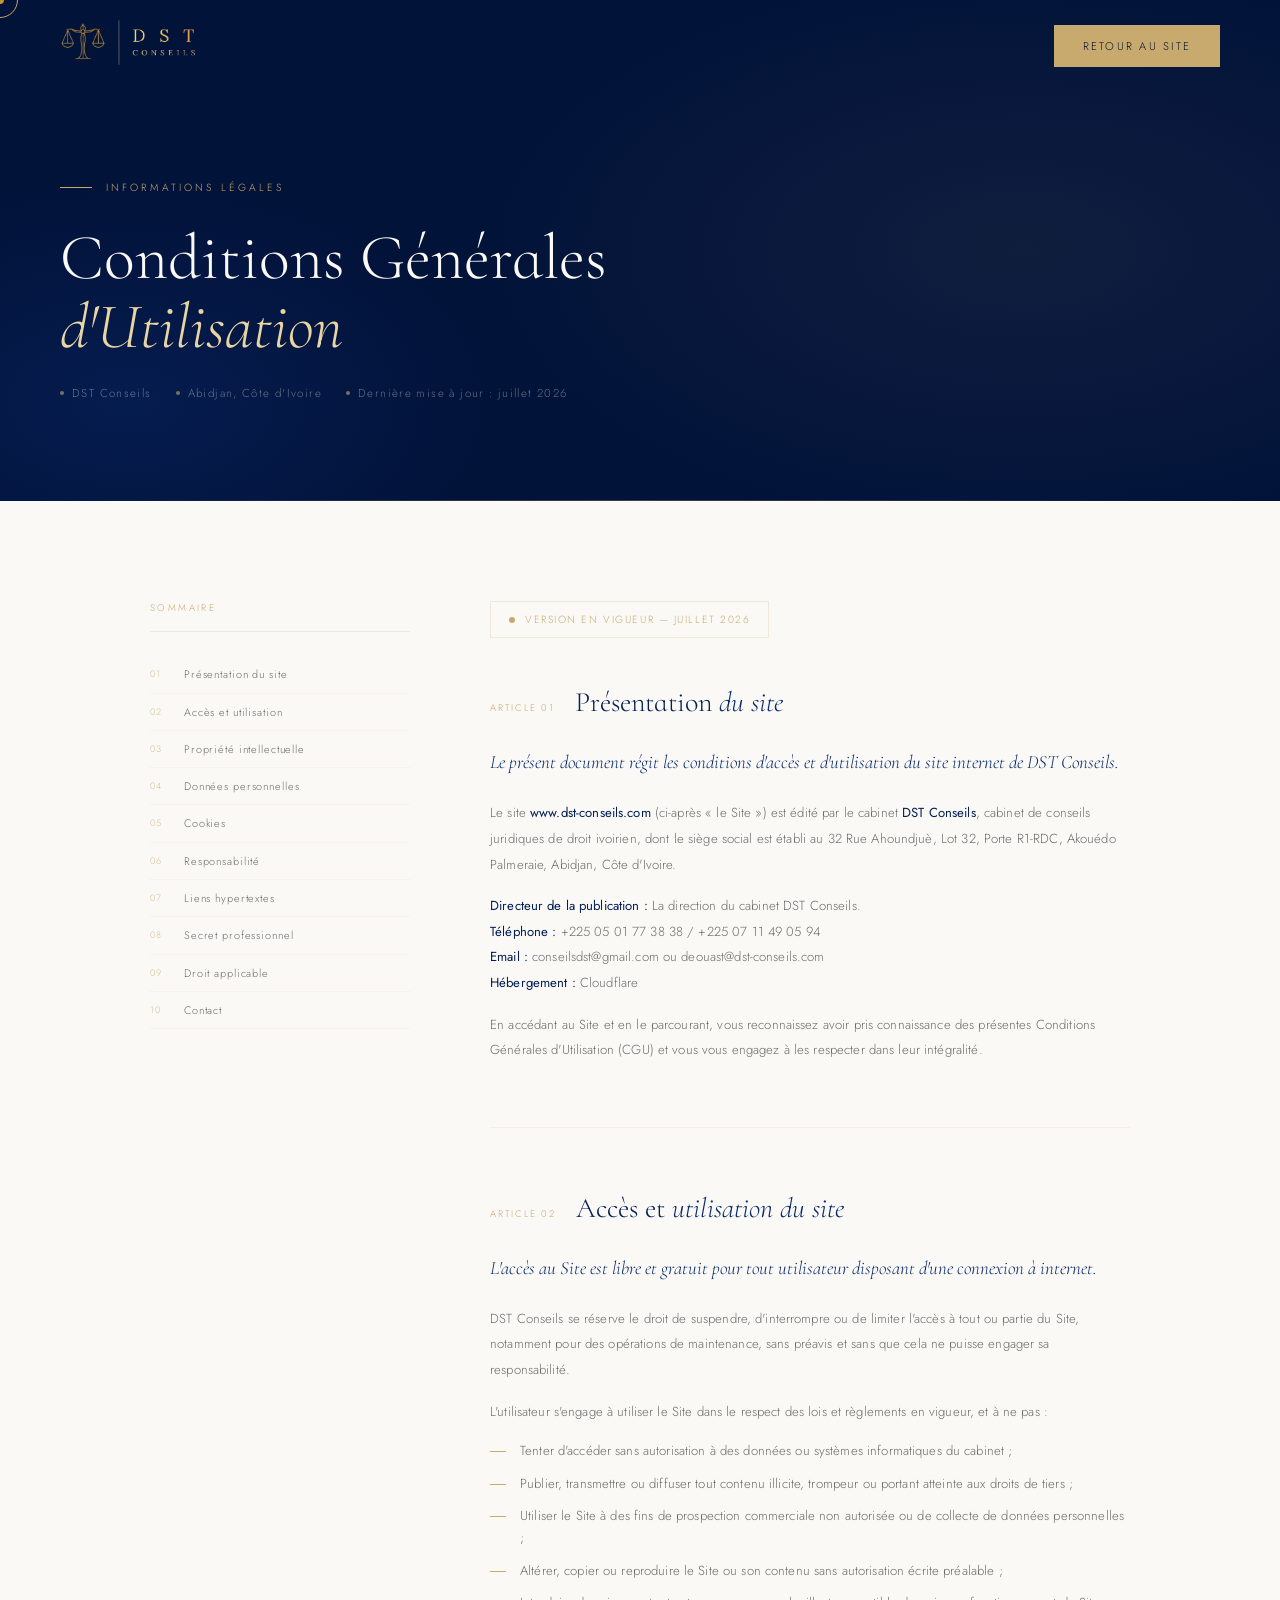
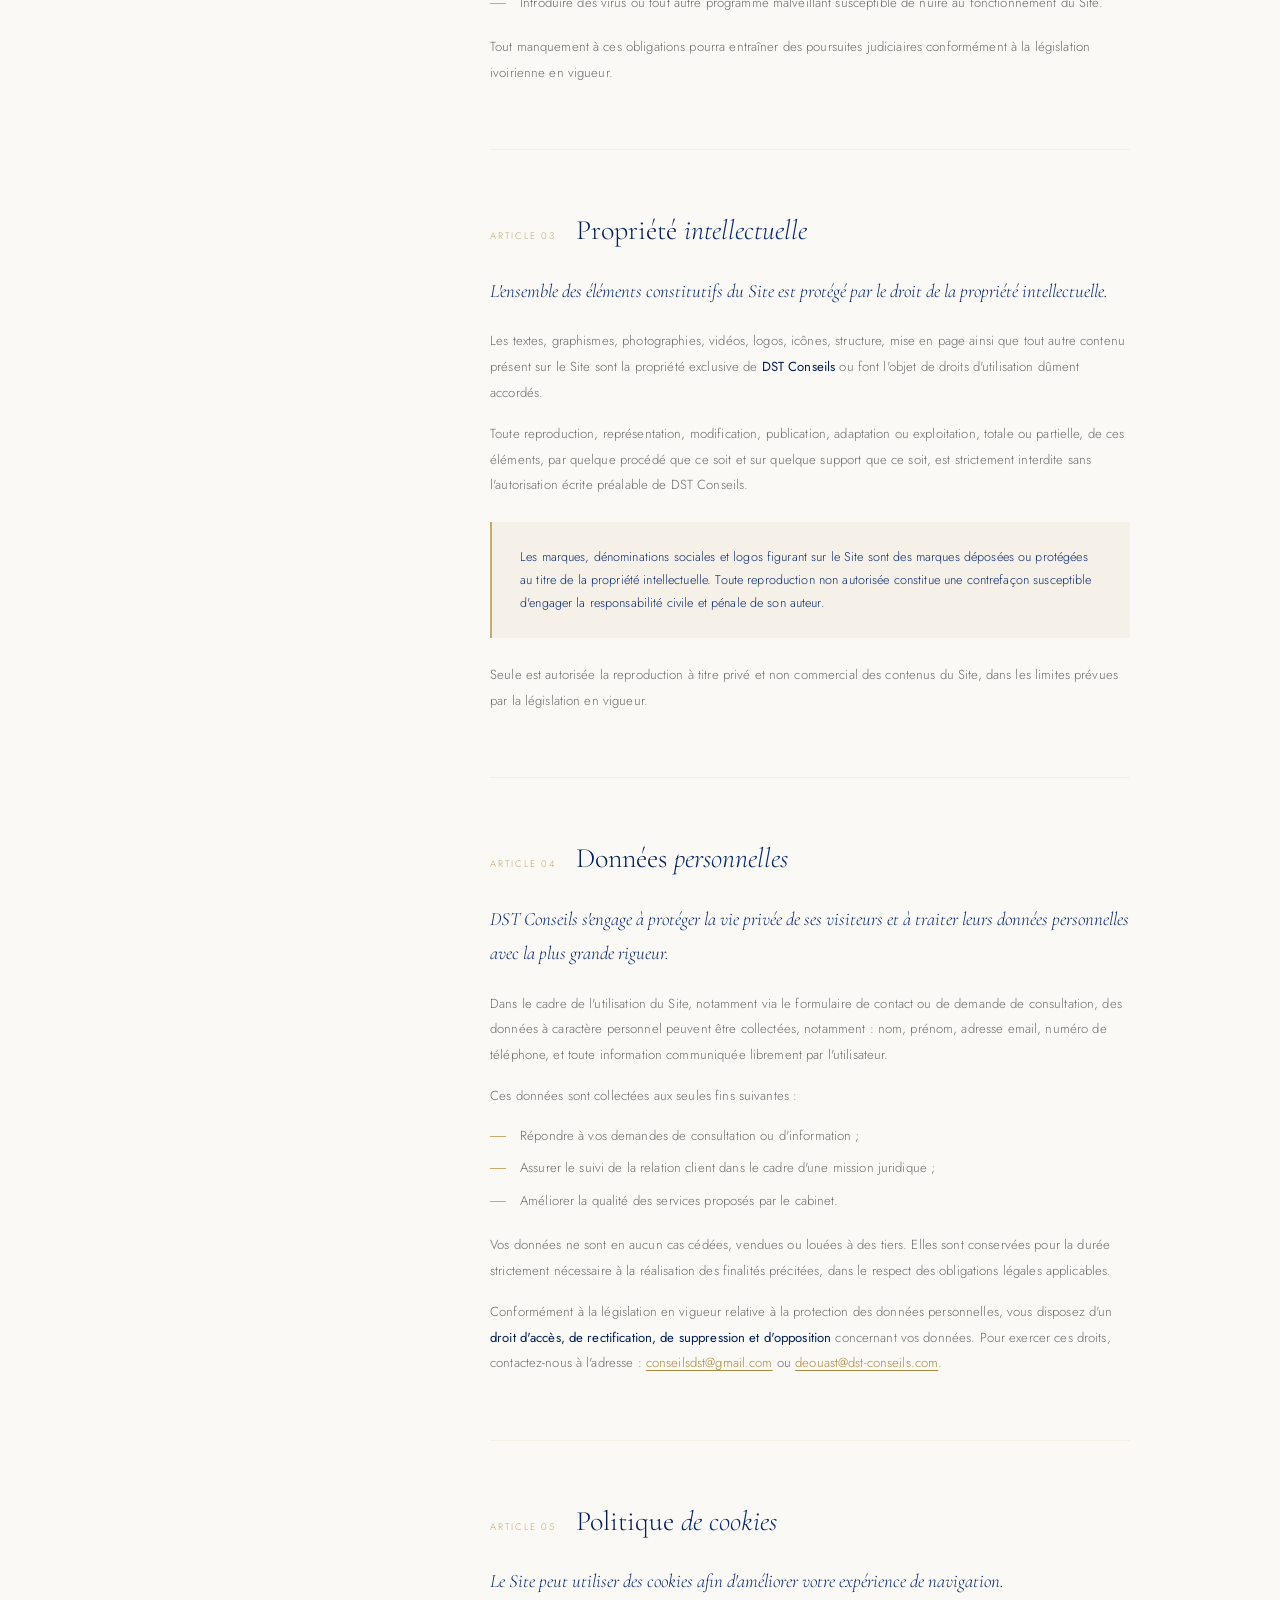
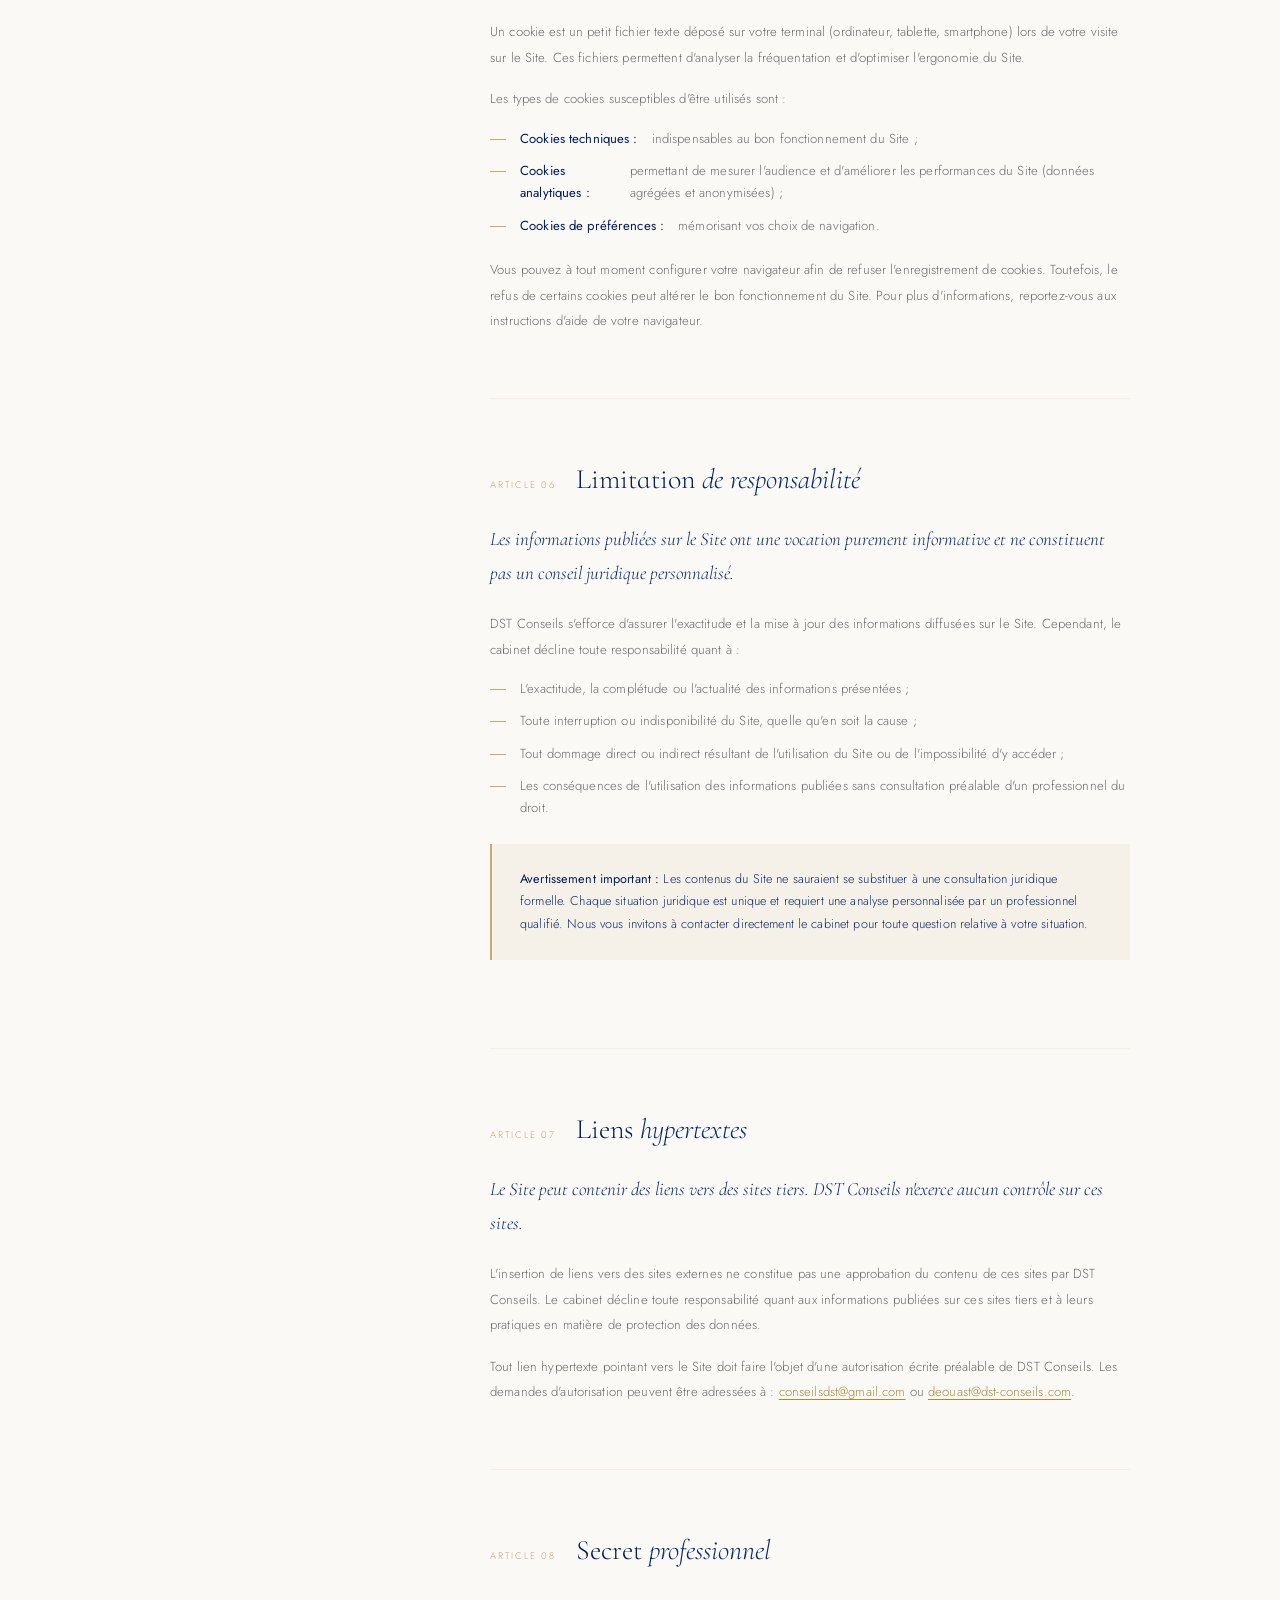
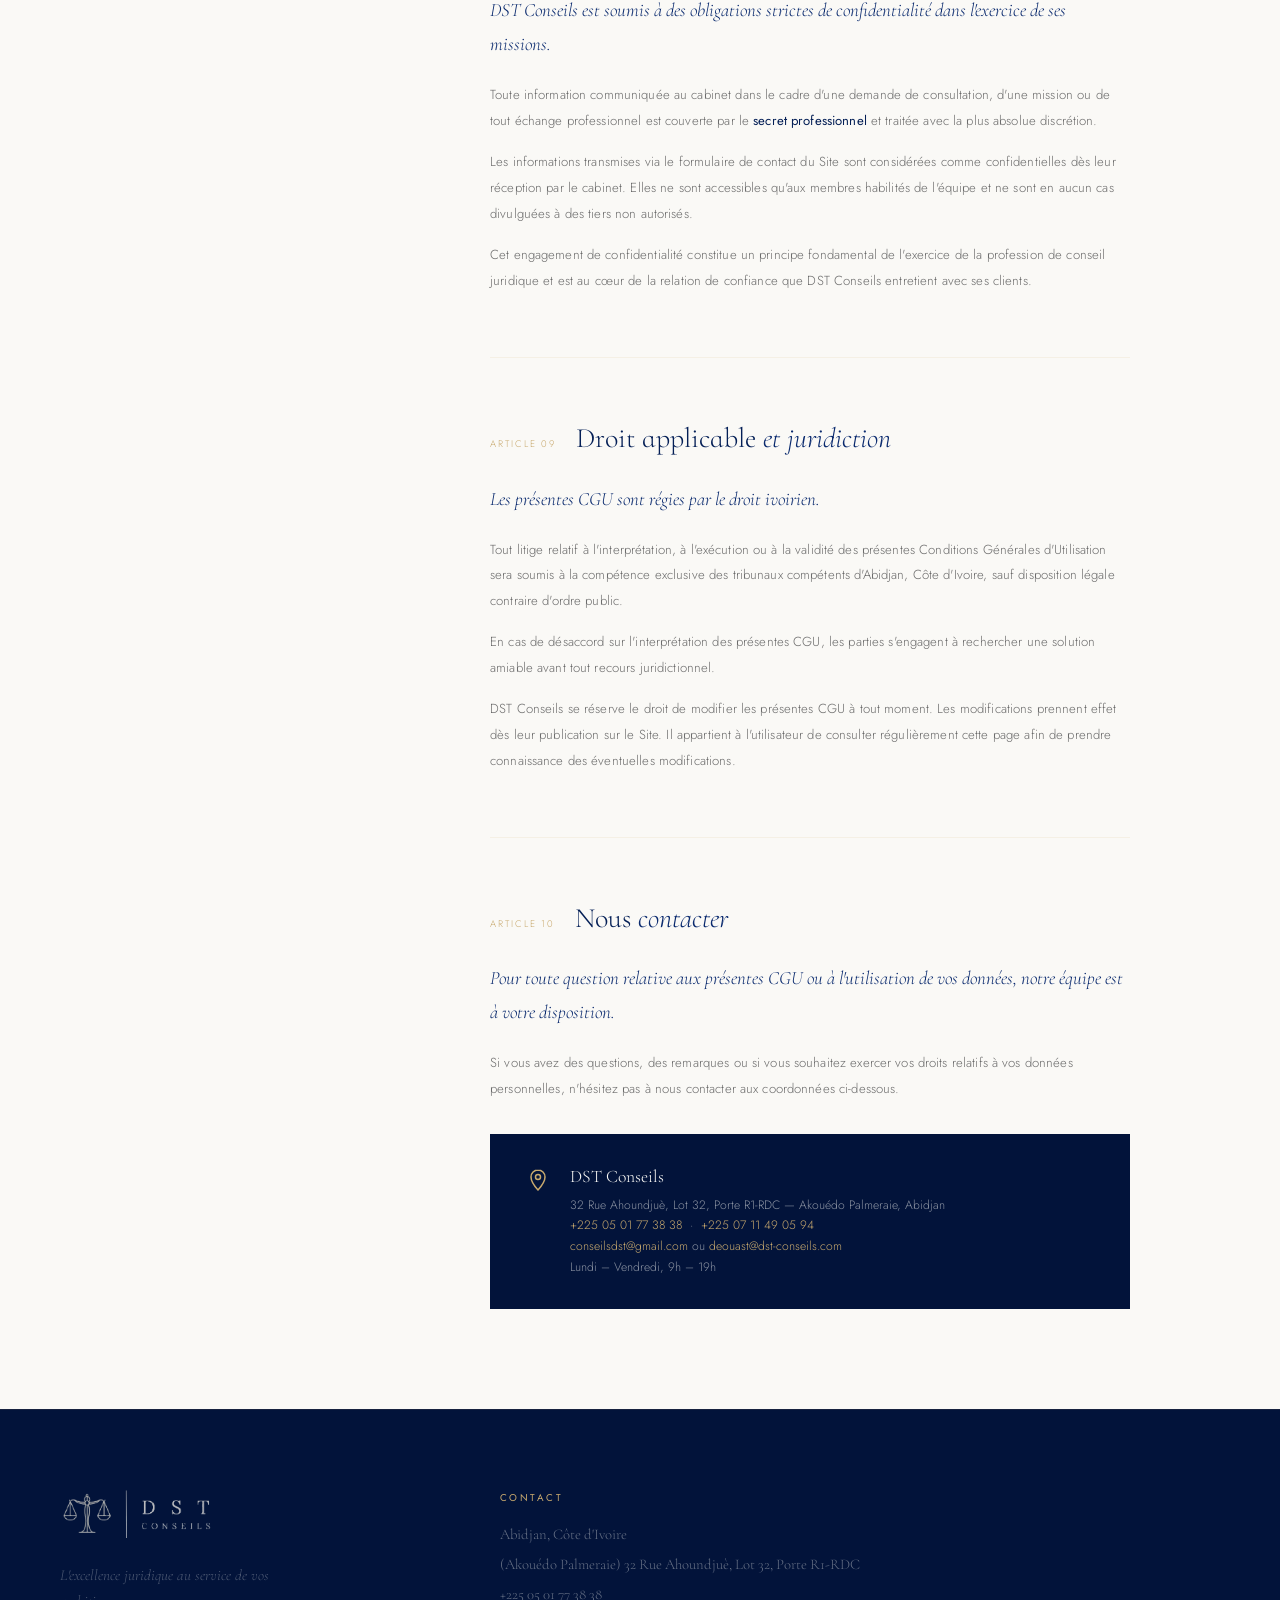
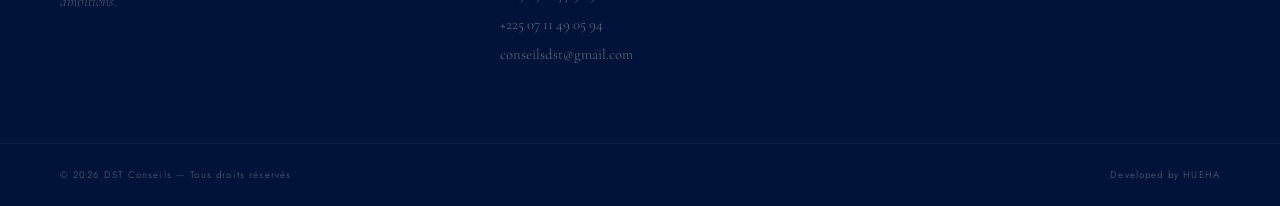
<file: CGU.html>
<!DOCTYPE html>
<html lang="fr">
<head>
<meta charset="UTF-8">
<meta name="viewport" content="width=device-width, initial-scale=1.0">
<title>Conditions Générales d'Utilisation — DST Conseils</title>
<link rel="stylesheet" href="mod.css">
<link rel="shortcut icon" href="logobleu.png" type="image/x-icon">
<link href="https://fonts.googleapis.com/css2?family=Cormorant+Infant:ital,wght@0,300;0,400;0,600;1,300;1,400;1,600&family=Cormorant+Garamond:ital,wght@0,300;0,400;0,500;1,300;1,400&family=Jost:wght@200;300;400&display=swap" rel="stylesheet">
<link rel="stylesheet" href="CGU Style.css">
<meta name="description" content="Conditions Générales d'Utilisation du site DST Conseils, cabinet de conseils juridiques à Abidjan, Côte d'Ivoire.">
<meta name="robots" content="noindex, follow">
<link rel="canonical" href="https://www.dstconseils.ci/CGU.html">
</head>
<body>

<!-- CUSTOM CURSOR -->
<div class="cursor" id="cursor"></div>
<div class="cursor-ring" id="cursorRing"></div>

<!-- LOADER -->
<div class="loader" id="loader">
  <div class="loader-inner">
    <img src="img/logo.png" alt="DST Conseils" class="loader-logo">
    <div class="loader-bar"><div class="loader-fill"></div></div>
  </div>
</div>

<!-- NAVBAR -->
<nav id="navbar">
  <a href="index.html" class="logo">
    <img class="logo-default" src="img/logo.png" alt="DST Conseils">
    <img class="logo-scrolled" src="img/logobleublanc.png" alt="DST Conseils">
  </a>
  
  <a href="index.html" class="btn-retour">Retour au site</a>
</nav>



<!-- PAGE HERO -->
<div class="page-hero">
  <div class="page-hero-inner">
    <p class="page-hero-label">Informations légales</p>
    <h1 class="page-hero-title">
      Conditions Générales<br><em>d'Utilisation</em>
    </h1>
    <div class="page-hero-meta">
      <span>DST Conseils</span>
      <span>Abidjan, Côte d'Ivoire</span>
      <span>Dernière mise à jour : juillet 2026</span>
    </div>
  </div>
</div>

<!-- CONTENU PRINCIPAL -->
<main>
  <div class="cgu-wrapper">

    <!-- ── SOMMAIRE ── -->
    <aside class="cgu-sommaire reveal">
      <p class="sommaire-title">Sommaire</p>
      <ol class="sommaire-list">
        <li><a href="#art1"><span class="s-num">01</span>Présentation du site</a></li>
        <li><a href="#art2"><span class="s-num">02</span>Accès et utilisation</a></li>
        <li><a href="#art3"><span class="s-num">03</span>Propriété intellectuelle</a></li>
        <li><a href="#art4"><span class="s-num">04</span>Données personnelles</a></li>
        <li><a href="#art5"><span class="s-num">05</span>Cookies</a></li>
        <li><a href="#art6"><span class="s-num">06</span>Responsabilité</a></li>
        <li><a href="#art7"><span class="s-num">07</span>Liens hypertextes</a></li>
        <li><a href="#art8"><span class="s-num">08</span>Secret professionnel</a></li>
        <li><a href="#art9"><span class="s-num">09</span>Droit applicable</a></li>
        <li><a href="#art10"><span class="s-num">10</span>Contact</a></li>
      </ol>
    </aside>

    <!-- ── ARTICLES ── -->
    <div class="cgu-content">

      <div class="cgu-update">Version en vigueur — juillet 2026</div>

      <!-- Article 1 -->
      <article class="cgu-article reveal" id="art1">
        <div class="article-header">
          <span class="article-num">Article 01</span>
          <h2 class="article-title">Présentation <em>du site</em></h2>
        </div>
        <p class="article-lead">Le présent document régit les conditions d'accès et d'utilisation du site internet de DST Conseils.</p>
        <div class="article-body">
          <p>Le site <strong>www.dst-conseils.com</strong> (ci-après « le Site ») est édité par le cabinet <strong>DST Conseils</strong>, cabinet de conseils juridiques de droit ivoirien, dont le siège social est établi au 32 Rue Ahoundjuè, Lot 32, Porte R1-RDC, Akouédo Palmeraie, Abidjan, Côte d'Ivoire.</p>
          <p><strong>Directeur de la publication :</strong> La direction du cabinet DST Conseils.<br>
          <strong>Téléphone :</strong> +225 05 01 77 38 38 / +225 07 11 49 05 94<br>
          <strong>Email :</strong> conseilsdst@gmail.com ou deouast@dst-conseils.com<br>
          <strong>Hébergement :</strong> Cloudflare</p>
          <p>En accédant au Site et en le parcourant, vous reconnaissez avoir pris connaissance des présentes Conditions Générales d'Utilisation (CGU) et vous vous engagez à les respecter dans leur intégralité.</p>
        </div>
      </article>

      <!-- Article 2 -->
      <article class="cgu-article reveal" id="art2">
        <div class="article-header">
          <span class="article-num">Article 02</span>
          <h2 class="article-title">Accès et <em>utilisation du site</em></h2>
        </div>
        <p class="article-lead">L'accès au Site est libre et gratuit pour tout utilisateur disposant d'une connexion à internet.</p>
        <div class="article-body">
          <p>DST Conseils se réserve le droit de suspendre, d'interrompre ou de limiter l'accès à tout ou partie du Site, notamment pour des opérations de maintenance, sans préavis et sans que cela ne puisse engager sa responsabilité.</p>
          <p>L'utilisateur s'engage à utiliser le Site dans le respect des lois et règlements en vigueur, et à ne pas :</p>
          <ul class="cgu-list">
            <li>Tenter d'accéder sans autorisation à des données ou systèmes informatiques du cabinet ;</li>
            <li>Publier, transmettre ou diffuser tout contenu illicite, trompeur ou portant atteinte aux droits de tiers ;</li>
            <li>Utiliser le Site à des fins de prospection commerciale non autorisée ou de collecte de données personnelles ;</li>
            <li>Altérer, copier ou reproduire le Site ou son contenu sans autorisation écrite préalable ;</li>
            <li>Introduire des virus ou tout autre programme malveillant susceptible de nuire au fonctionnement du Site.</li>
          </ul>
          <p>Tout manquement à ces obligations pourra entraîner des poursuites judiciaires conformément à la législation ivoirienne en vigueur.</p>
        </div>
      </article>

      <!-- Article 3 -->
      <article class="cgu-article reveal" id="art3">
        <div class="article-header">
          <span class="article-num">Article 03</span>
          <h2 class="article-title">Propriété <em>intellectuelle</em></h2>
        </div>
        <p class="article-lead">L'ensemble des éléments constitutifs du Site est protégé par le droit de la propriété intellectuelle.</p>
        <div class="article-body">
          <p>Les textes, graphismes, photographies, vidéos, logos, icônes, structure, mise en page ainsi que tout autre contenu présent sur le Site sont la propriété exclusive de <strong>DST Conseils</strong> ou font l'objet de droits d'utilisation dûment accordés.</p>
          <p>Toute reproduction, représentation, modification, publication, adaptation ou exploitation, totale ou partielle, de ces éléments, par quelque procédé que ce soit et sur quelque support que ce soit, est strictement interdite sans l'autorisation écrite préalable de DST Conseils.</p>
          <div class="cgu-box">
            <p>Les marques, dénominations sociales et logos figurant sur le Site sont des marques déposées ou protégées au titre de la propriété intellectuelle. Toute reproduction non autorisée constitue une contrefaçon susceptible d'engager la responsabilité civile et pénale de son auteur.</p>
          </div>
          <p>Seule est autorisée la reproduction à titre privé et non commercial des contenus du Site, dans les limites prévues par la législation en vigueur.</p>
        </div>
      </article>

      <!-- Article 4 -->
      <article class="cgu-article reveal" id="art4">
        <div class="article-header">
          <span class="article-num">Article 04</span>
          <h2 class="article-title">Données <em>personnelles</em></h2>
        </div>
        <p class="article-lead">DST Conseils s'engage à protéger la vie privée de ses visiteurs et à traiter leurs données personnelles avec la plus grande rigueur.</p>
        <div class="article-body">
          <p>Dans le cadre de l'utilisation du Site, notamment via le formulaire de contact ou de demande de consultation, des données à caractère personnel peuvent être collectées, notamment : nom, prénom, adresse email, numéro de téléphone, et toute information communiquée librement par l'utilisateur.</p>
          <p>Ces données sont collectées aux seules fins suivantes :</p>
          <ul class="cgu-list">
            <li>Répondre à vos demandes de consultation ou d'information ;</li>
            <li>Assurer le suivi de la relation client dans le cadre d'une mission juridique ;</li>
            <li>Améliorer la qualité des services proposés par le cabinet.</li>
          </ul>
          <p>Vos données ne sont en aucun cas cédées, vendues ou louées à des tiers. Elles sont conservées pour la durée strictement nécessaire à la réalisation des finalités précitées, dans le respect des obligations légales applicables.</p>
          <p>Conformément à la législation en vigueur relative à la protection des données personnelles, vous disposez d'un <strong>droit d'accès, de rectification, de suppression et d'opposition</strong> concernant vos données. Pour exercer ces droits, contactez-nous à l'adresse : <a href="mailto:conseilsdst@gmail.com">conseilsdst@gmail.com</a> ou <a href="mailto:deouast@dst-conseils.com">deouast@dst-conseils.com</a>.</p>
        </div>
      </article>

      <!-- Article 5 -->
      <article class="cgu-article reveal" id="art5">
        <div class="article-header">
          <span class="article-num">Article 05</span>
          <h2 class="article-title">Politique <em>de cookies</em></h2>
        </div>
        <p class="article-lead">Le Site peut utiliser des cookies afin d'améliorer votre expérience de navigation.</p>
        <div class="article-body">
          <p>Un cookie est un petit fichier texte déposé sur votre terminal (ordinateur, tablette, smartphone) lors de votre visite sur le Site. Ces fichiers permettent d'analyser la fréquentation et d'optimiser l'ergonomie du Site.</p>
          <p>Les types de cookies susceptibles d'être utilisés sont :</p>
          <ul class="cgu-list">
            <li><strong>Cookies techniques :</strong> indispensables au bon fonctionnement du Site ;</li>
            <li><strong>Cookies analytiques :</strong> permettant de mesurer l'audience et d'améliorer les performances du Site (données agrégées et anonymisées) ;</li>
            <li><strong>Cookies de préférences :</strong> mémorisant vos choix de navigation.</li>
          </ul>
          <p>Vous pouvez à tout moment configurer votre navigateur afin de refuser l'enregistrement de cookies. Toutefois, le refus de certains cookies peut altérer le bon fonctionnement du Site. Pour plus d'informations, reportez-vous aux instructions d'aide de votre navigateur.</p>
        </div>
      </article>

      <!-- Article 6 -->
      <article class="cgu-article reveal" id="art6">
        <div class="article-header">
          <span class="article-num">Article 06</span>
          <h2 class="article-title">Limitation <em>de responsabilité</em></h2>
        </div>
        <p class="article-lead">Les informations publiées sur le Site ont une vocation purement informative et ne constituent pas un conseil juridique personnalisé.</p>
        <div class="article-body">
          <p>DST Conseils s'efforce d'assurer l'exactitude et la mise à jour des informations diffusées sur le Site. Cependant, le cabinet décline toute responsabilité quant à :</p>
          <ul class="cgu-list">
            <li>L'exactitude, la complétude ou l'actualité des informations présentées ;</li>
            <li>Toute interruption ou indisponibilité du Site, quelle qu'en soit la cause ;</li>
            <li>Tout dommage direct ou indirect résultant de l'utilisation du Site ou de l'impossibilité d'y accéder ;</li>
            <li>Les conséquences de l'utilisation des informations publiées sans consultation préalable d'un professionnel du droit.</li>
          </ul>
          <div class="cgu-box">
            <p><strong>Avertissement important :</strong> Les contenus du Site ne sauraient se substituer à une consultation juridique formelle. Chaque situation juridique est unique et requiert une analyse personnalisée par un professionnel qualifié. Nous vous invitons à contacter directement le cabinet pour toute question relative à votre situation.</p>
          </div>
        </div>
      </article>

      <!-- Article 7 -->
      <article class="cgu-article reveal" id="art7">
        <div class="article-header">
          <span class="article-num">Article 07</span>
          <h2 class="article-title">Liens <em>hypertextes</em></h2>
        </div>
        <p class="article-lead">Le Site peut contenir des liens vers des sites tiers. DST Conseils n'exerce aucun contrôle sur ces sites.</p>
        <div class="article-body">
          <p>L'insertion de liens vers des sites externes ne constitue pas une approbation du contenu de ces sites par DST Conseils. Le cabinet décline toute responsabilité quant aux informations publiées sur ces sites tiers et à leurs pratiques en matière de protection des données.</p>
          <p>Tout lien hypertexte pointant vers le Site doit faire l'objet d'une autorisation écrite préalable de DST Conseils. Les demandes d'autorisation peuvent être adressées à : <a href="mailto:conseilsdst@gmail.com">conseilsdst@gmail.com</a> ou <a href="mailto:deouast@dst-conseils.com">deouast@dst-conseils.com</a>.</p>
        </div>
      </article>

      <!-- Article 8 -->
      <article class="cgu-article reveal" id="art8">
        <div class="article-header">
          <span class="article-num">Article 08</span>
          <h2 class="article-title">Secret <em>professionnel</em></h2>
        </div>
        <p class="article-lead">DST Conseils est soumis à des obligations strictes de confidentialité dans l'exercice de ses missions.</p>
        <div class="article-body">
          <p>Toute information communiquée au cabinet dans le cadre d'une demande de consultation, d'une mission ou de tout échange professionnel est couverte par le <strong>secret professionnel</strong> et traitée avec la plus absolue discrétion.</p>
          <p>Les informations transmises via le formulaire de contact du Site sont considérées comme confidentielles dès leur réception par le cabinet. Elles ne sont accessibles qu'aux membres habilités de l'équipe et ne sont en aucun cas divulguées à des tiers non autorisés.</p>
          <p>Cet engagement de confidentialité constitue un principe fondamental de l'exercice de la profession de conseil juridique et est au cœur de la relation de confiance que DST Conseils entretient avec ses clients.</p>
        </div>
      </article>

      <!-- Article 9 -->
      <article class="cgu-article reveal" id="art9">
        <div class="article-header">
          <span class="article-num">Article 09</span>
          <h2 class="article-title">Droit applicable <em>et juridiction</em></h2>
        </div>
        <p class="article-lead">Les présentes CGU sont régies par le droit ivoirien.</p>
        <div class="article-body">
          <p>Tout litige relatif à l'interprétation, à l'exécution ou à la validité des présentes Conditions Générales d'Utilisation sera soumis à la compétence exclusive des tribunaux compétents d'Abidjan, Côte d'Ivoire, sauf disposition légale contraire d'ordre public.</p>
          <p>En cas de désaccord sur l'interprétation des présentes CGU, les parties s'engagent à rechercher une solution amiable avant tout recours juridictionnel.</p>
          <p>DST Conseils se réserve le droit de modifier les présentes CGU à tout moment. Les modifications prennent effet dès leur publication sur le Site. Il appartient à l'utilisateur de consulter régulièrement cette page afin de prendre connaissance des éventuelles modifications.</p>
        </div>
      </article>

      <!-- Article 10 -->
      <article class="cgu-article reveal" id="art10">
        <div class="article-header">
          <span class="article-num">Article 10</span>
          <h2 class="article-title">Nous <em>contacter</em></h2>
        </div>
        <p class="article-lead">Pour toute question relative aux présentes CGU ou à l'utilisation de vos données, notre équipe est à votre disposition.</p>
        <div class="article-body">
          <p>Si vous avez des questions, des remarques ou si vous souhaitez exercer vos droits relatifs à vos données personnelles, n'hésitez pas à nous contacter aux coordonnées ci-dessous.</p>
        </div>
        <div class="cgu-contact-card">
          <svg width="24" height="24" viewBox="0 0 24 24" fill="none" xmlns="http://www.w3.org/2000/svg">
            <path d="M12 2C8.13 2 5 5.13 5 9c0 5.25 7 13 7 13s7-7.75 7-13c0-3.87-3.13-7-7-7zm0 9.5c-1.38 0-2.5-1.12-2.5-2.5s1.12-2.5 2.5-2.5 2.5 1.12 2.5 2.5-1.12 2.5-2.5 2.5z" stroke="#c8a96e" stroke-width="1.5"/>
          </svg>
          <div class="cgu-contact-card-body">
            <div class="cgu-contact-card-title">DST Conseils</div>
            <div class="cgu-contact-card-text">
              32 Rue Ahoundjuè, Lot 32, Porte R1-RDC — Akouédo Palmeraie, Abidjan<br>
              <a href="tel:+2250501773838">+225 05 01 77 38 38</a> &nbsp;·&nbsp; <a href="tel:+2250711490594">+225 07 11 49 05 94</a><br>
              <a href="mailto:conseilsdst@gmail.com">conseilsdst@gmail.com</a> ou <a href="mailto:deouast@dst-conseils.com">deouast@dst-conseils.com</a><br>
              Lundi – Vendredi, 9h – 19h
            </div>
          </div>
        </div>
      </article>

    </div><!-- /cgu-content -->
  </div><!-- /cgu-wrapper -->
</main>

<!-- FOOTER -->
<footer>
  <div class="footer-top">
    <div class="footer-brand">
      <img src="img/logoblanc.png" alt="DST Conseils" class="footer-logo">
      <p class="footer-tagline">L'excellence juridique au service de vos ambitions.</p>
    </div>
    
      <div class="footer-col">
        <div class="footer-col-title">Contact</div>
        <a href="https://maps.app.goo.gl/xQ7EXf2CSvJg3mYC9">Abidjan, Côte d'Ivoire</a>
        <a href="https://maps.app.goo.gl/xQ7EXf2CSvJg3mYC9">(Akouédo Palmeraie) 32 Rue Ahoundjuè, Lot 32, Porte R1-RDC</a>
        <a href="tel:+2250501773838">+225 05 01 77 38 38</a>
        <a href="tel:+2250711490594">+225 07 11 49 05 94</a>
        <a href="mailto:conseilsdst@gmail.com">conseilsdst@gmail.com</a>
      </div>
    </div>
  </div>
  <div class="footer-bottom">
    <div class="footer-copy">© 2026 DST Conseils — Tous droits réservés</div>
    <a class="footer-copy">Developed by HUEHA</a>
  </div>
</footer>

<script src="moder.js"></script>
</body>
</html>
</file>
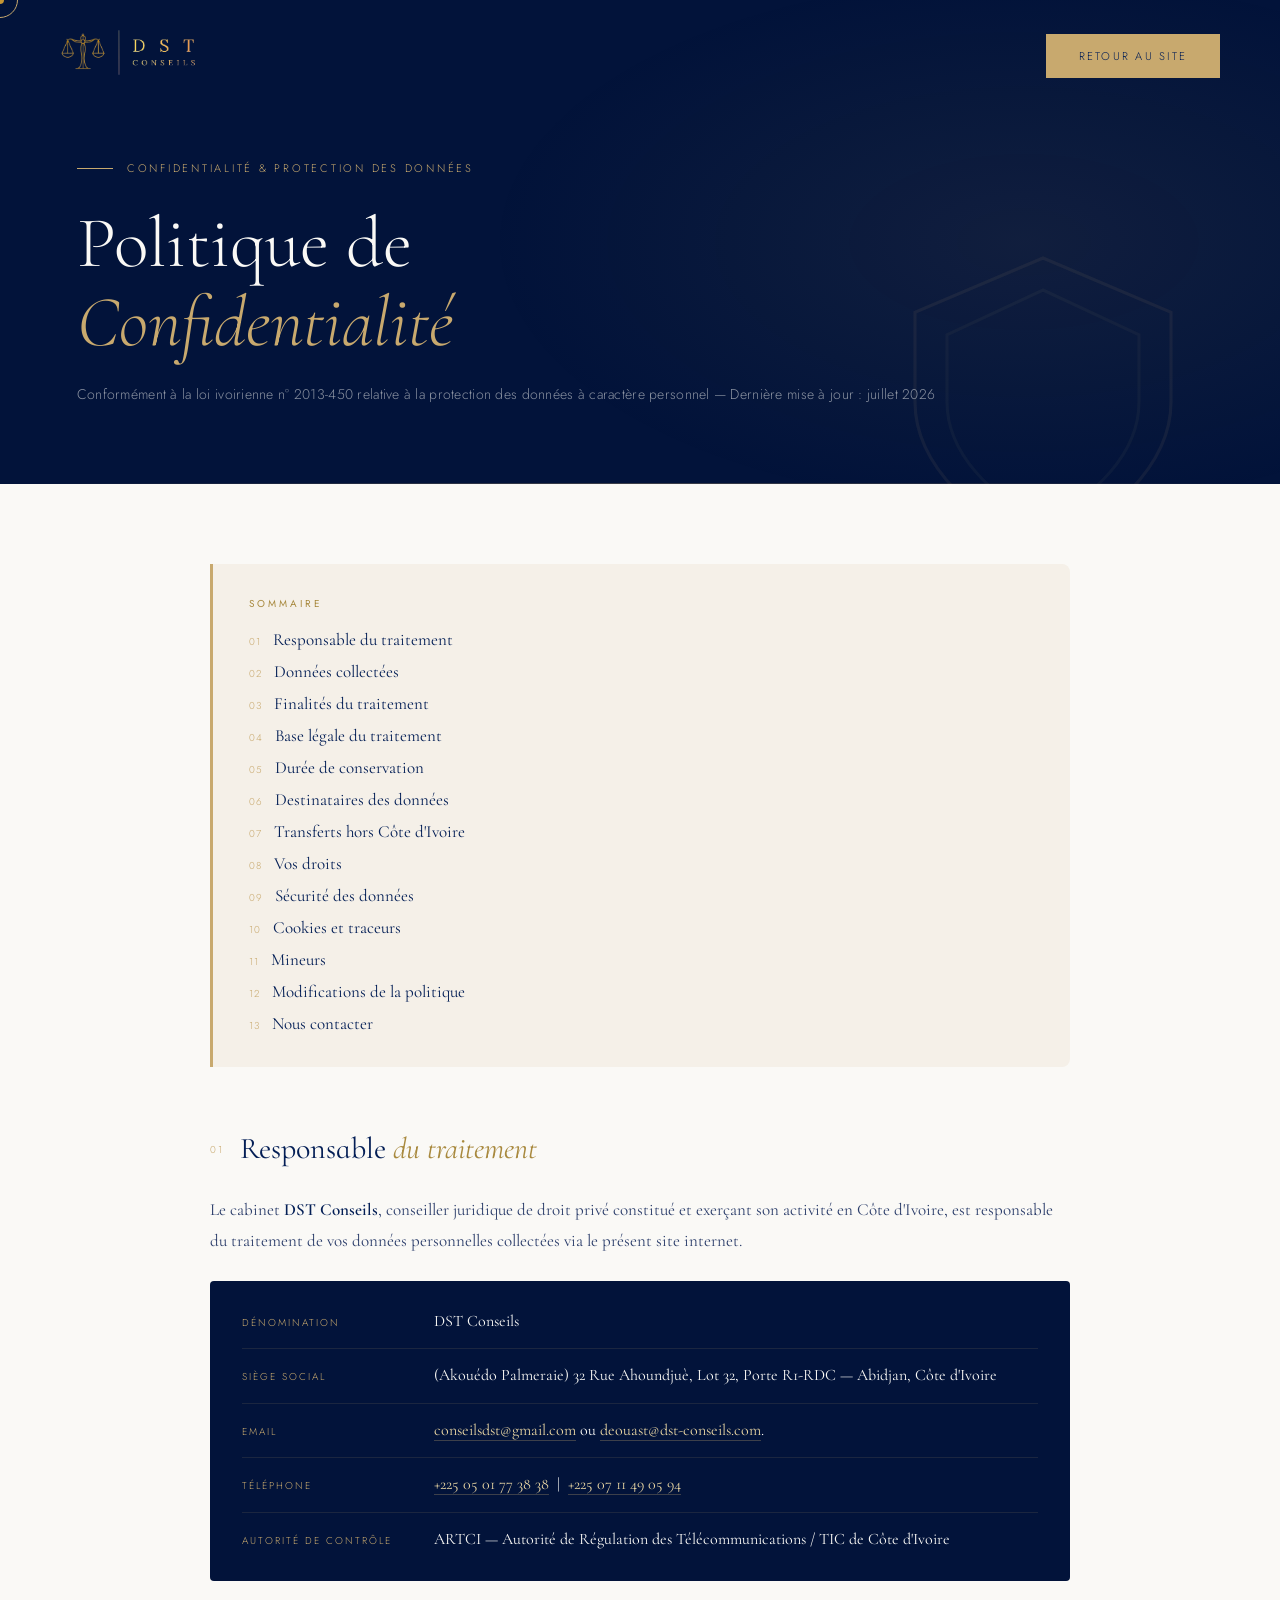
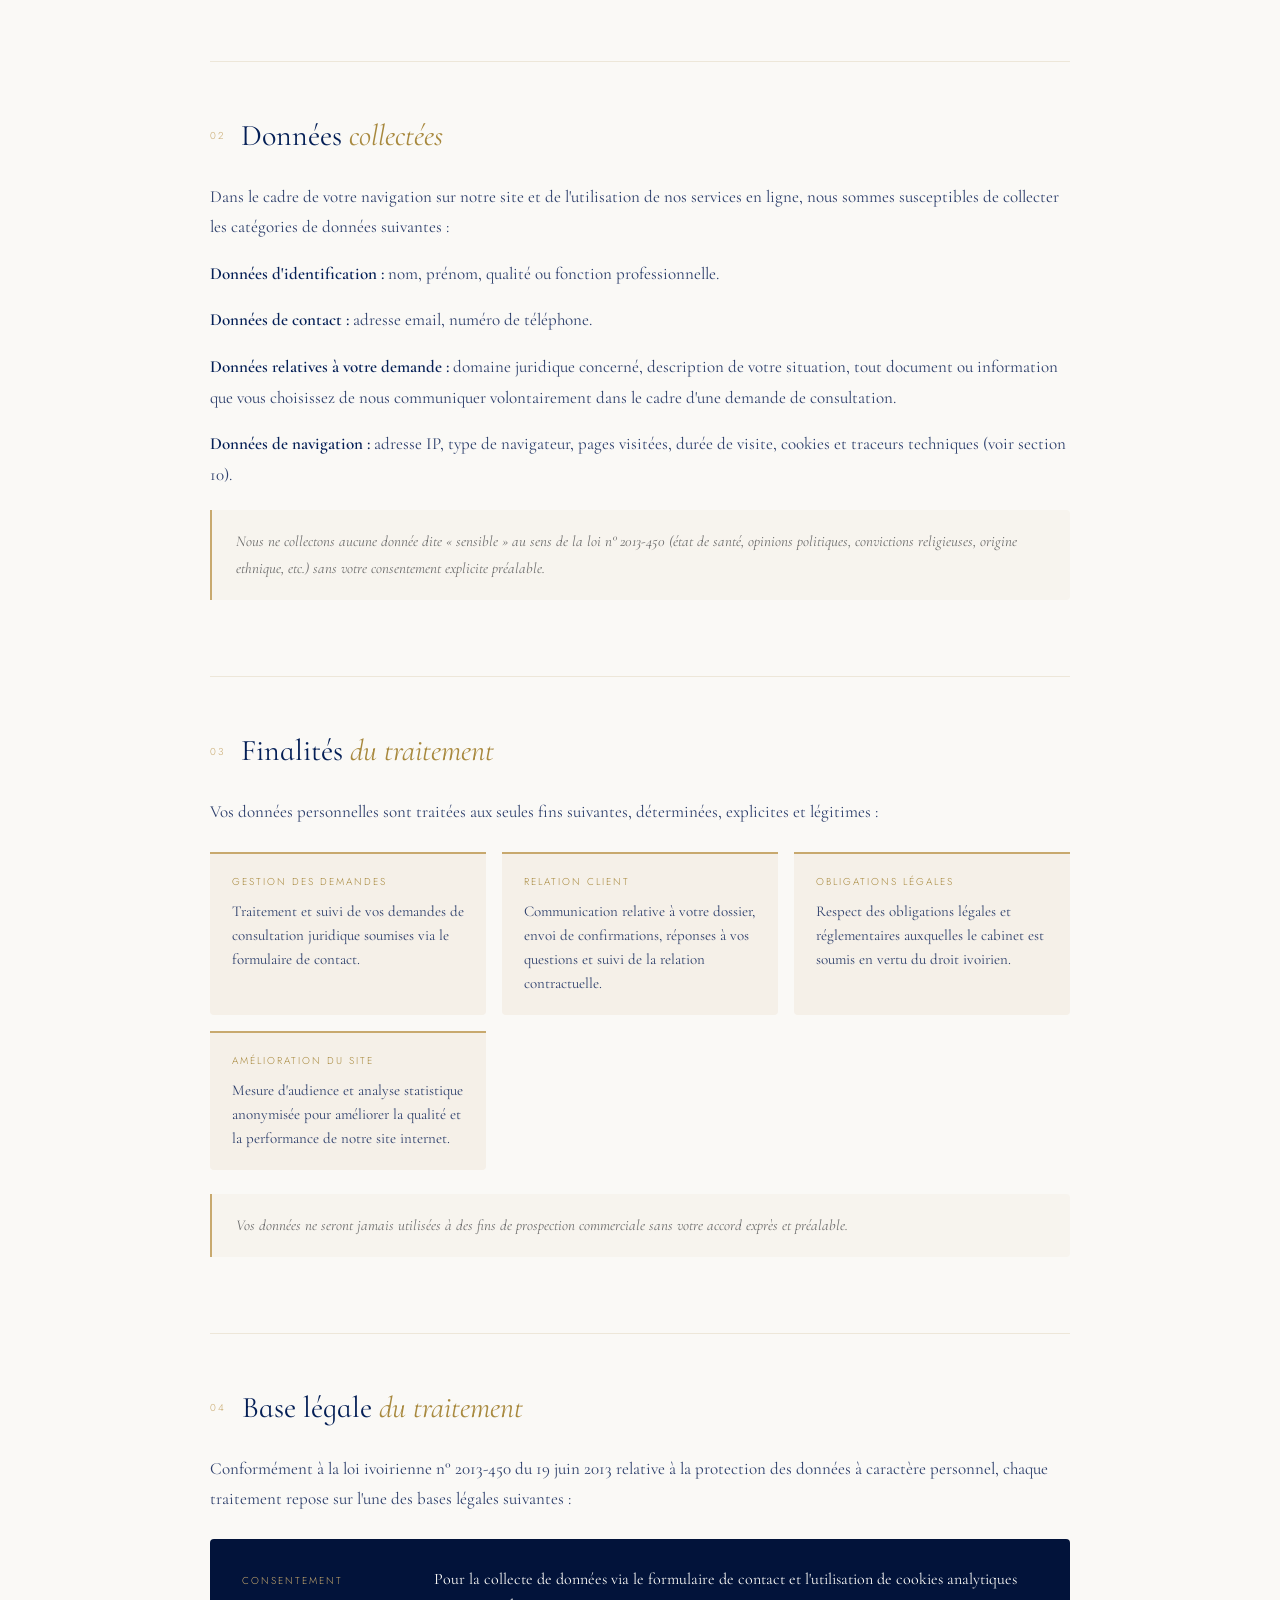
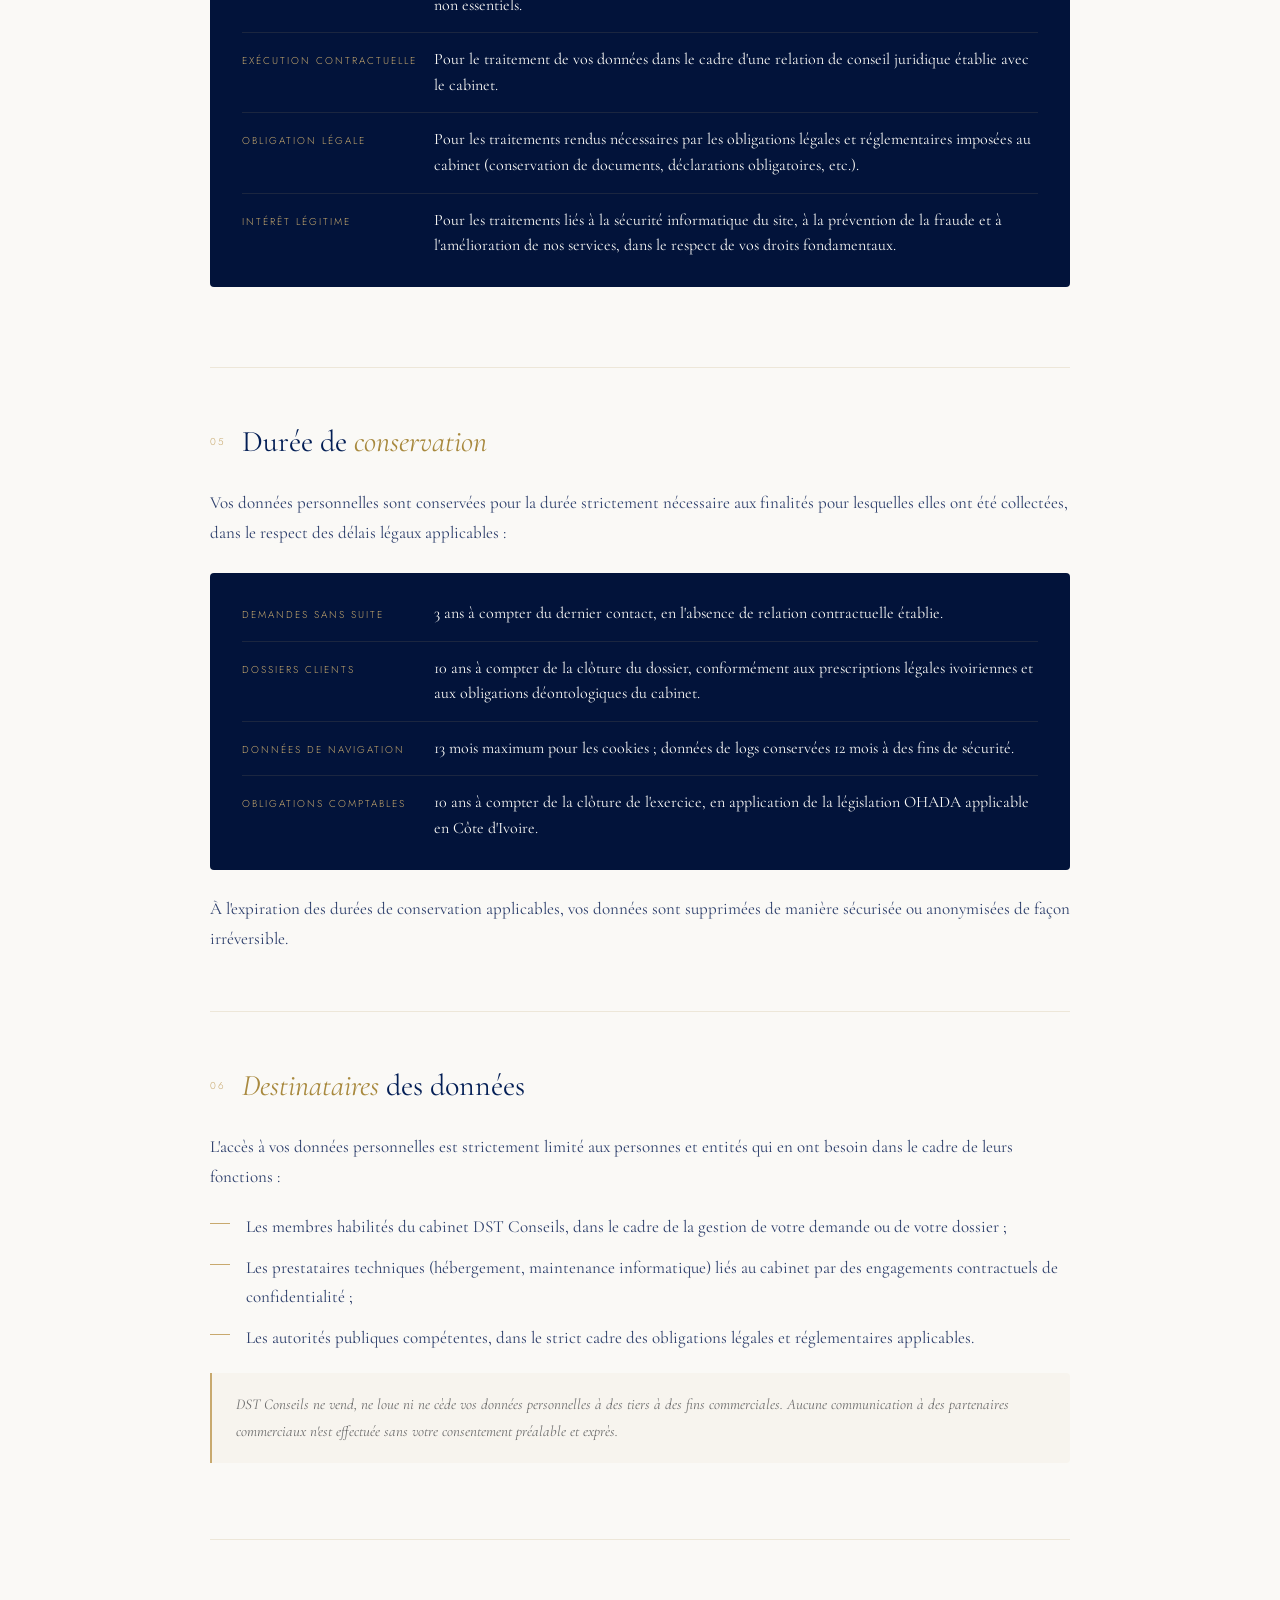
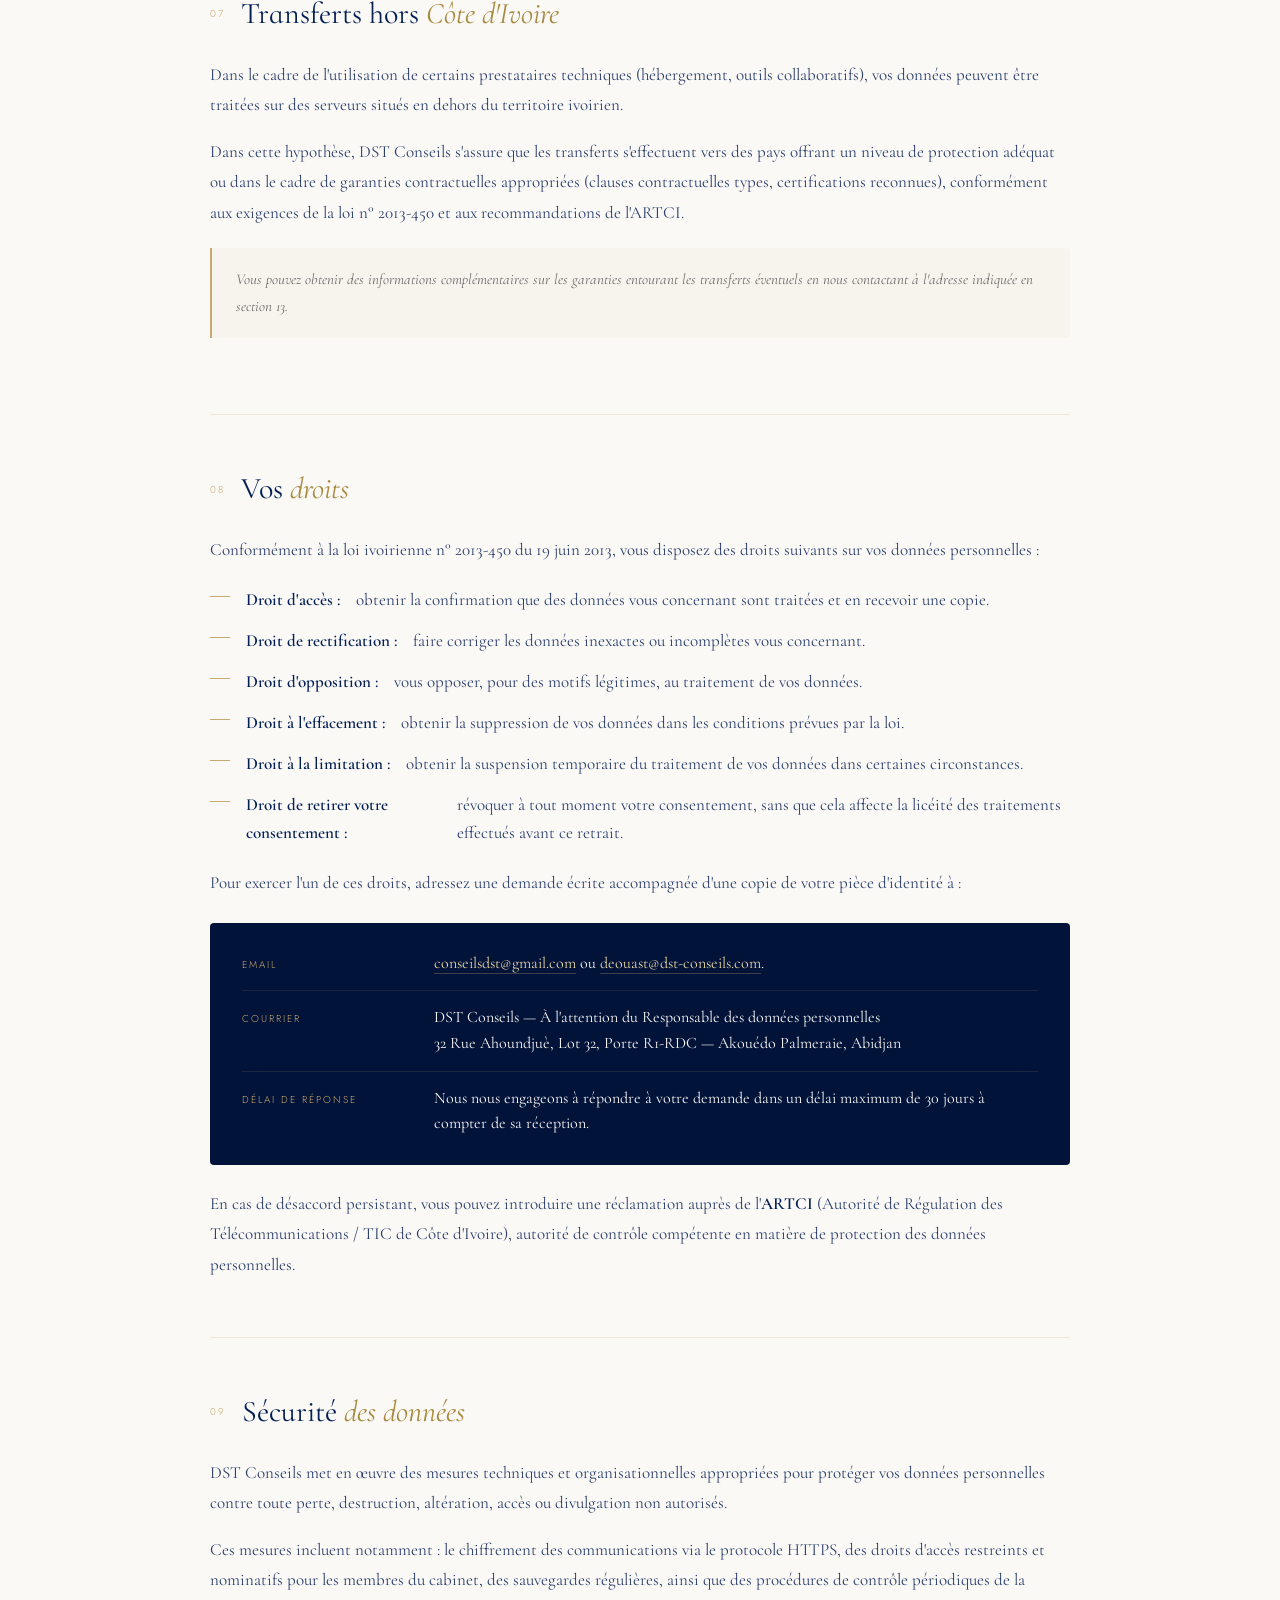
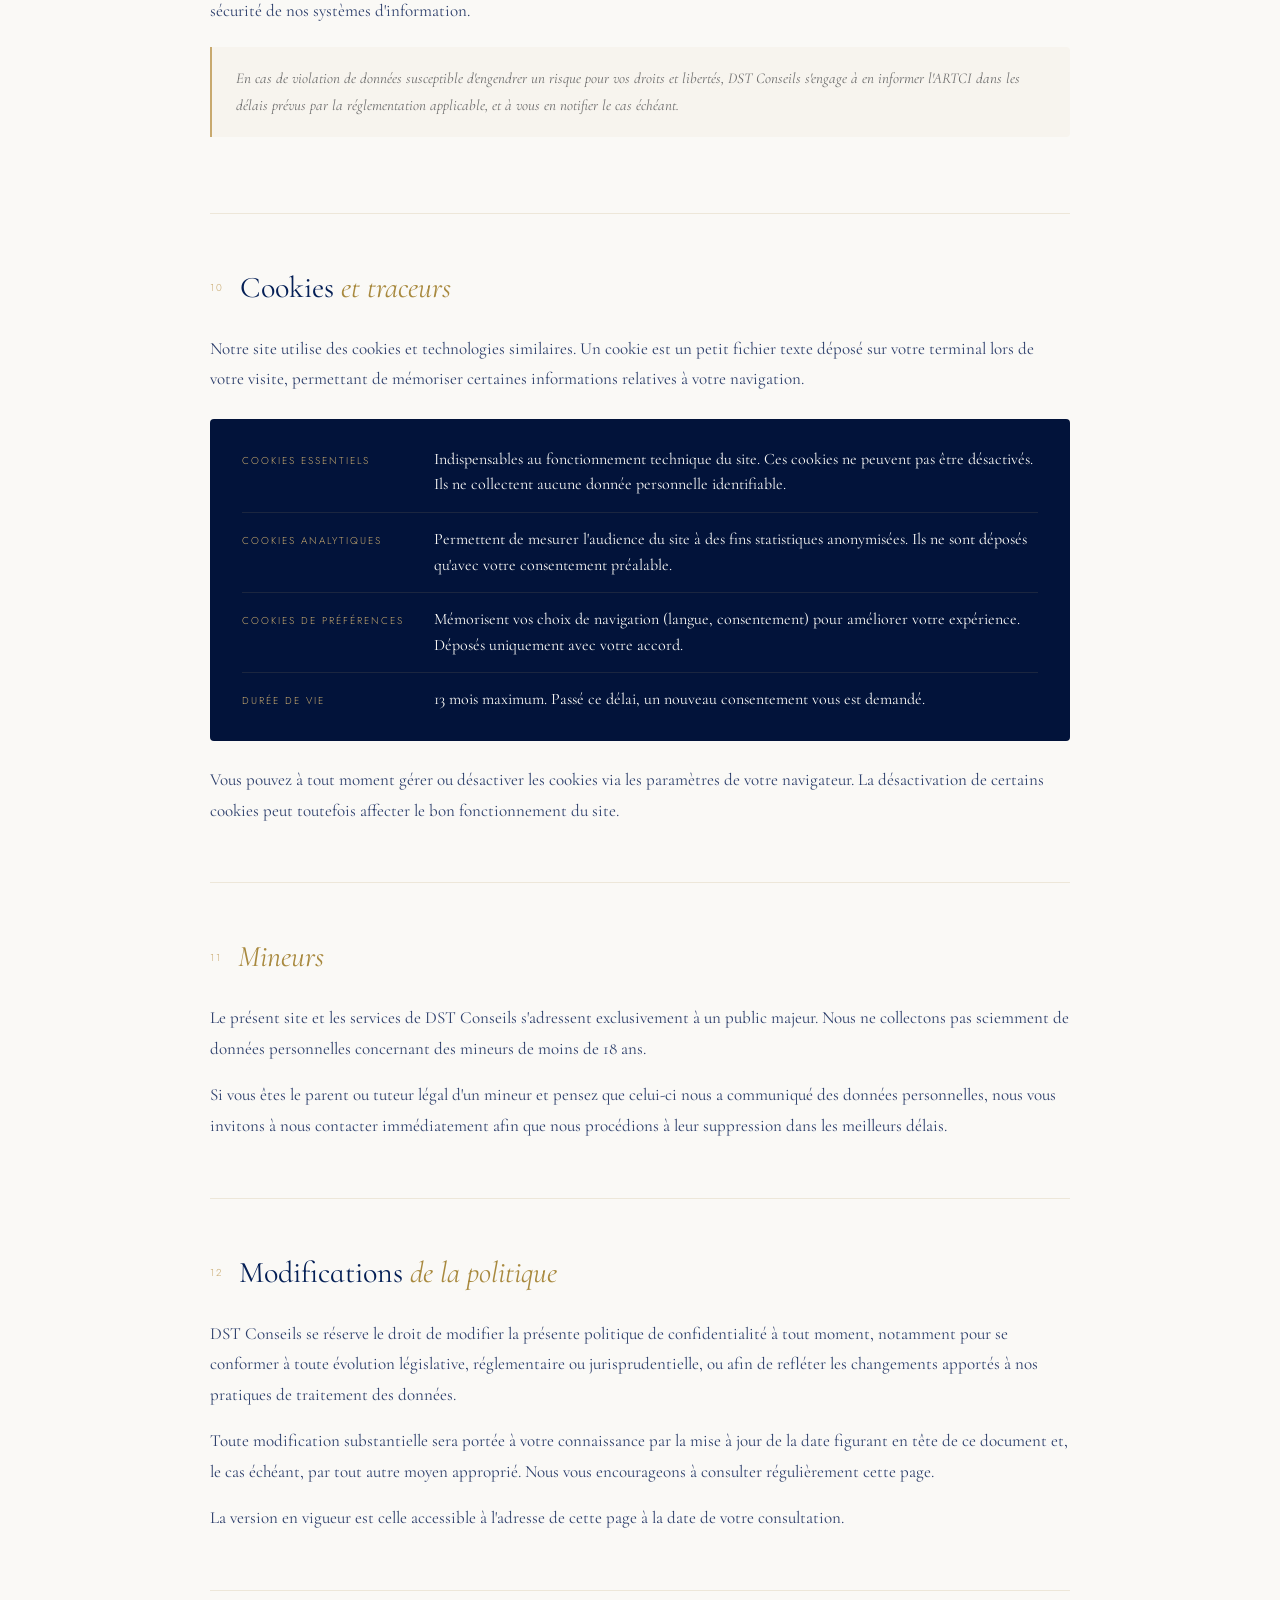
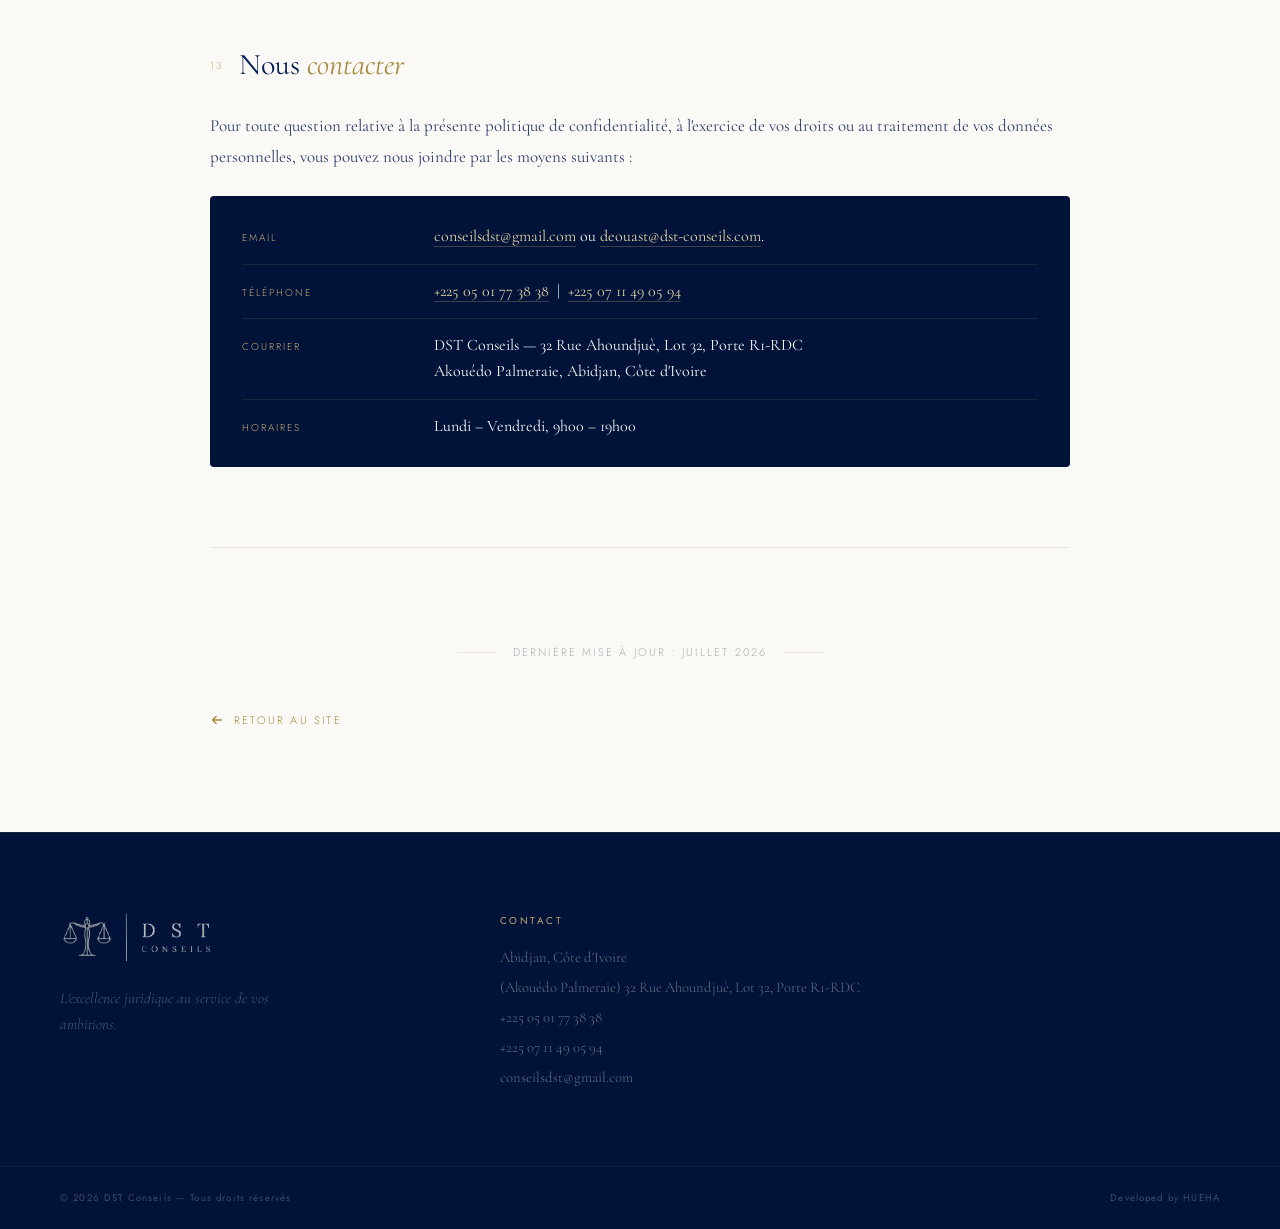
<file: confidentialité.html>
<!DOCTYPE html>
<html lang="fr">
<head>
<meta charset="UTF-8">
<meta name="viewport" content="width=device-width, initial-scale=1.0">
<title>Politique de Confidentialité — DST Conseils</title>
<link rel="stylesheet" href="mod.css">
<link rel="shortcut icon" href="logobleu.png" type="image/x-icon">
<link rel="stylesheet" href="confi style.css">
<link rel="shortcut icon" href="img/logobleu.png" type="image/x-icon">
<link href="https://fonts.googleapis.com/css2?family=Cormorant+Infant:ital,wght@0,300;0,400;0,600;1,300;1,400;1,600&family=Cormorant+Garamond:ital,wght@0,300;0,400;0,500;1,300;1,400&family=Jost:wght@200;300;400&display=swap" rel="stylesheet">
<meta name="description" content="Politique de confidentialité du site DST Conseils, cabinet de conseils juridiques à Abidjan, Côte d'Ivoire.">
<meta name="robots" content="noindex, follow">
<link rel="canonical" href="https://www.dstconseils.ci/confidentialité.html">

</head>
<body>

<!-- LOADING SCREEN -->
<div class="loader" id="loader">
  <div class="loader-inner">
    <img src="img/logo.png" alt="DST Conseils" class="loader-logo">
    <div class="loader-bar"><div class="loader-fill"></div></div>
  </div>
</div>

<div class="cursor" id="cursor"></div>
<div class="cursor-ring" id="cursorRing"></div>

<!-- NAV -->
<nav id="navbar">
  <a href="index.html" class="logo">
    <img class="logo-default" src="img/logo.png" alt="DST Conseils">
    <img class="logo-scrolled" src="img/logobleublanc.png" alt="DST Conseils">
  </a>
  <a href="index.html" class="nav-cta">Retour au site</a>
  <button class="hamburger" id="hamburger" aria-label="Menu">
    <span></span><span></span><span></span>
  </button>
</nav>

<!-- MOBILE MENU -->
<div class="mobile-menu" id="mobileMenu" style="display:none">
  <div class="mobile-menu-header">
    <img src="img/logoblanc.png" alt="DST Conseils" class="mobile-logo">
    <button class="mobile-menu-close" id="mobileClose" aria-label="Fermer">&#x2715;</button>
  </div>
  <nav class="mobile-nav">
    <a href="index.html" class="nav-cta">Retour au site</a>
  </nav>
  <div class="mobile-footer-info">
    <span>+225 05 01 77 38 38</span>
    <span>conseilsdst@gmail.com</span>
  </div>
</div>
<div class="mobile-overlay" id="mobileOverlay" style="display:none"></div>

<!-- HERO -->
<section class="pc-hero">
  <div class="pc-hero-inner">
    <div class="pc-hero-tag">Confidentialité &amp; Protection des données</div>
    <h1>Politique de<br><em>Confidentialité</em></h1>
    <p class="pc-hero-sub">Conformément à la loi ivoirienne n° 2013-450 relative à la protection des données à caractère personnel — Dernière mise à jour : juillet 2026</p>
  </div>
  <div class="pc-hero-line"></div>
</section>

<!-- CORPS -->
<div class="pc-body">
  <div class="pc-container">

    <!-- SOMMAIRE -->
    <div class="pc-toc reveal" role="navigation" aria-label="Sommaire">
      <span class="pc-toc-title">Sommaire</span>
      <ol>
        <li><a href="#responsable">Responsable du traitement</a></li>
        <li><a href="#collecte">Données collectées</a></li>
        <li><a href="#finalites">Finalités du traitement</a></li>
        <li><a href="#base-legale">Base légale du traitement</a></li>
        <li><a href="#conservation">Durée de conservation</a></li>
        <li><a href="#destinataires">Destinataires des données</a></li>
        <li><a href="#transferts">Transferts hors Côte d'Ivoire</a></li>
        <li><a href="#droits">Vos droits</a></li>
        <li><a href="#securite">Sécurité des données</a></li>
        <li><a href="#cookies-pc">Cookies et traceurs</a></li>
        <li><a href="#mineurs">Mineurs</a></li>
        <li><a href="#modifications">Modifications de la politique</a></li>
        <li><a href="#contact-pc">Nous contacter</a></li>
      </ol>
    </div>

    <!-- 01 -->
    <div class="pc-section reveal" id="responsable">
      <div class="pc-section-header">
        <span class="pc-section-num">01</span>
        <h2>Responsable <em>du traitement</em></h2>
      </div>
      <p>Le cabinet <strong>DST Conseils</strong>, conseiller juridique de droit privé constitué et exerçant son activité en Côte d'Ivoire, est responsable du traitement de vos données personnelles collectées via le présent site internet.</p>
      <div class="pc-info-block">
        <div class="pc-info-row">
          <span class="pc-info-label">Dénomination</span>
          <span class="pc-info-value">DST Conseils</span>
        </div>
        <div class="pc-info-row">
          <span class="pc-info-label">Siège social</span>
          <span class="pc-info-value">(Akouédo Palmeraie) 32 Rue Ahoundjuè, Lot 32, Porte R1-RDC — Abidjan, Côte d'Ivoire</span>
        </div>
        <div class="pc-info-row">
          <span class="pc-info-label">Email</span>
          <span class="pc-info-value"><a href="mailto:conseilsdst@gmail.com">conseilsdst@gmail.com</a> ou <a href="mailto:deouast@dst-conseils.com">deouast@dst-conseils.com</a>.</span>
        </div>
        <div class="pc-info-row">
          <span class="pc-info-label">Téléphone</span>
          <span class="pc-info-value">
            <a href="tel:+2250501773838">+225 05 01 77 38 38</a> &nbsp;|&nbsp;
            <a href="tel:+2250711490594">+225 07 11 49 05 94</a>
          </span>
        </div>
        <div class="pc-info-row">
          <span class="pc-info-label">Autorité de contrôle</span>
          <span class="pc-info-value">ARTCI — Autorité de Régulation des Télécommunications / TIC de Côte d'Ivoire</span>
        </div>
      </div>
    </div>

    <!-- 02 -->
    <div class="pc-section reveal" id="collecte">
      <div class="pc-section-header">
        <span class="pc-section-num">02</span>
        <h2>Données <em>collectées</em></h2>
      </div>
      <p>Dans le cadre de votre navigation sur notre site et de l'utilisation de nos services en ligne, nous sommes susceptibles de collecter les catégories de données suivantes :</p>
      <p><strong>Données d'identification :</strong> nom, prénom, qualité ou fonction professionnelle.</p>
      <p><strong>Données de contact :</strong> adresse email, numéro de téléphone.</p>
      <p><strong>Données relatives à votre demande :</strong> domaine juridique concerné, description de votre situation, tout document ou information que vous choisissez de nous communiquer volontairement dans le cadre d'une demande de consultation.</p>
      <p><strong>Données de navigation :</strong> adresse IP, type de navigateur, pages visitées, durée de visite, cookies et traceurs techniques (voir section 10).</p>
      <div class="pc-note">
        <p>Nous ne collectons aucune donnée dite « sensible » au sens de la loi n° 2013-450 (état de santé, opinions politiques, convictions religieuses, origine ethnique, etc.) sans votre consentement explicite préalable.</p>
      </div>
    </div>

    <!-- 03 -->
    <div class="pc-section reveal" id="finalites">
      <div class="pc-section-header">
        <span class="pc-section-num">03</span>
        <h2>Finalités <em>du traitement</em></h2>
      </div>
      <p>Vos données personnelles sont traitées aux seules fins suivantes, déterminées, explicites et légitimes :</p>
      <div class="pc-purposes-grid">
        <div class="pc-purpose-card">
          <div class="pc-purpose-card-title">Gestion des demandes</div>
          <p>Traitement et suivi de vos demandes de consultation juridique soumises via le formulaire de contact.</p>
        </div>
        <div class="pc-purpose-card">
          <div class="pc-purpose-card-title">Relation client</div>
          <p>Communication relative à votre dossier, envoi de confirmations, réponses à vos questions et suivi de la relation contractuelle.</p>
        </div>
        <div class="pc-purpose-card">
          <div class="pc-purpose-card-title">Obligations légales</div>
          <p>Respect des obligations légales et réglementaires auxquelles le cabinet est soumis en vertu du droit ivoirien.</p>
        </div>
        <div class="pc-purpose-card">
          <div class="pc-purpose-card-title">Amélioration du site</div>
          <p>Mesure d'audience et analyse statistique anonymisée pour améliorer la qualité et la performance de notre site internet.</p>
        </div>
      </div>
      <div class="pc-note">
        <p>Vos données ne seront jamais utilisées à des fins de prospection commerciale sans votre accord exprès et préalable.</p>
      </div>
    </div>

    <!-- 04 -->
    <div class="pc-section reveal" id="base-legale">
      <div class="pc-section-header">
        <span class="pc-section-num">04</span>
        <h2>Base légale <em>du traitement</em></h2>
      </div>
      <p>Conformément à la loi ivoirienne n° 2013-450 du 19 juin 2013 relative à la protection des données à caractère personnel, chaque traitement repose sur l'une des bases légales suivantes :</p>
      <div class="pc-info-block">
        <div class="pc-info-row">
          <span class="pc-info-label">Consentement</span>
          <span class="pc-info-value">Pour la collecte de données via le formulaire de contact et l'utilisation de cookies analytiques non essentiels.</span>
        </div>
        <div class="pc-info-row">
          <span class="pc-info-label">Exécution contractuelle</span>
          <span class="pc-info-value">Pour le traitement de vos données dans le cadre d'une relation de conseil juridique établie avec le cabinet.</span>
        </div>
        <div class="pc-info-row">
          <span class="pc-info-label">Obligation légale</span>
          <span class="pc-info-value">Pour les traitements rendus nécessaires par les obligations légales et réglementaires imposées au cabinet (conservation de documents, déclarations obligatoires, etc.).</span>
        </div>
        <div class="pc-info-row">
          <span class="pc-info-label">Intérêt légitime</span>
          <span class="pc-info-value">Pour les traitements liés à la sécurité informatique du site, à la prévention de la fraude et à l'amélioration de nos services, dans le respect de vos droits fondamentaux.</span>
        </div>
      </div>
    </div>

    <!-- 05 -->
    <div class="pc-section reveal" id="conservation">
      <div class="pc-section-header">
        <span class="pc-section-num">05</span>
        <h2>Durée de <em>conservation</em></h2>
      </div>
      <p>Vos données personnelles sont conservées pour la durée strictement nécessaire aux finalités pour lesquelles elles ont été collectées, dans le respect des délais légaux applicables :</p>
      <div class="pc-info-block">
        <div class="pc-info-row">
          <span class="pc-info-label">Demandes sans suite</span>
          <span class="pc-info-value">3 ans à compter du dernier contact, en l'absence de relation contractuelle établie.</span>
        </div>
        <div class="pc-info-row">
          <span class="pc-info-label">Dossiers clients</span>
          <span class="pc-info-value">10 ans à compter de la clôture du dossier, conformément aux prescriptions légales ivoiriennes et aux obligations déontologiques du cabinet.</span>
        </div>
        <div class="pc-info-row">
          <span class="pc-info-label">Données de navigation</span>
          <span class="pc-info-value">13 mois maximum pour les cookies ; données de logs conservées 12 mois à des fins de sécurité.</span>
        </div>
        <div class="pc-info-row">
          <span class="pc-info-label">Obligations comptables</span>
          <span class="pc-info-value">10 ans à compter de la clôture de l'exercice, en application de la législation OHADA applicable en Côte d'Ivoire.</span>
        </div>
      </div>
      <p>À l'expiration des durées de conservation applicables, vos données sont supprimées de manière sécurisée ou anonymisées de façon irréversible.</p>
    </div>

    <!-- 06 -->
    <div class="pc-section reveal" id="destinataires">
      <div class="pc-section-header">
        <span class="pc-section-num">06</span>
        <h2><em>Destinataires</em> des données</h2>
      </div>
      <p>L'accès à vos données personnelles est strictement limité aux personnes et entités qui en ont besoin dans le cadre de leurs fonctions :</p>
      <ul class="pc-rights-list">
        <li>Les membres habilités du cabinet DST Conseils, dans le cadre de la gestion de votre demande ou de votre dossier ;</li>
        <li>Les prestataires techniques (hébergement, maintenance informatique) liés au cabinet par des engagements contractuels de confidentialité ;</li>
        <li>Les autorités publiques compétentes, dans le strict cadre des obligations légales et réglementaires applicables.</li>
      </ul>
      <div class="pc-note">
        <p>DST Conseils ne vend, ne loue ni ne cède vos données personnelles à des tiers à des fins commerciales. Aucune communication à des partenaires commerciaux n'est effectuée sans votre consentement préalable et exprès.</p>
      </div>
    </div>

    <!-- 07 -->
    <div class="pc-section reveal" id="transferts">
      <div class="pc-section-header">
        <span class="pc-section-num">07</span>
        <h2>Transferts hors <em>Côte d'Ivoire</em></h2>
      </div>
      <p>Dans le cadre de l'utilisation de certains prestataires techniques (hébergement, outils collaboratifs), vos données peuvent être traitées sur des serveurs situés en dehors du territoire ivoirien.</p>
      <p>Dans cette hypothèse, DST Conseils s'assure que les transferts s'effectuent vers des pays offrant un niveau de protection adéquat ou dans le cadre de garanties contractuelles appropriées (clauses contractuelles types, certifications reconnues), conformément aux exigences de la loi n° 2013-450 et aux recommandations de l'ARTCI.</p>
      <div class="pc-note">
        <p>Vous pouvez obtenir des informations complémentaires sur les garanties entourant les transferts éventuels en nous contactant à l'adresse indiquée en section 13.</p>
      </div>
    </div>

    <!-- 08 -->
    <div class="pc-section reveal" id="droits">
      <div class="pc-section-header">
        <span class="pc-section-num">08</span>
        <h2>Vos <em>droits</em></h2>
      </div>
      <p>Conformément à la loi ivoirienne n° 2013-450 du 19 juin 2013, vous disposez des droits suivants sur vos données personnelles :</p>
      <ul class="pc-rights-list">
        <li><strong>Droit d'accès :</strong> obtenir la confirmation que des données vous concernant sont traitées et en recevoir une copie.</li>
        <li><strong>Droit de rectification :</strong> faire corriger les données inexactes ou incomplètes vous concernant.</li>
        <li><strong>Droit d'opposition :</strong> vous opposer, pour des motifs légitimes, au traitement de vos données.</li>
        <li><strong>Droit à l'effacement :</strong> obtenir la suppression de vos données dans les conditions prévues par la loi.</li>
        <li><strong>Droit à la limitation :</strong> obtenir la suspension temporaire du traitement de vos données dans certaines circonstances.</li>
        <li><strong>Droit de retirer votre consentement :</strong> révoquer à tout moment votre consentement, sans que cela affecte la licéité des traitements effectués avant ce retrait.</li>
      </ul>
      <p>Pour exercer l'un de ces droits, adressez une demande écrite accompagnée d'une copie de votre pièce d'identité à :</p>
      <div class="pc-info-block">
        <div class="pc-info-row">
          <span class="pc-info-label">Email</span>
          <span class="pc-info-value"><a href="mailto:conseilsdst@gmail.com">conseilsdst@gmail.com</a> ou <a href="mailto:deouast@dst-conseils.com">deouast@dst-conseils.com</a>.</span>
        </div>
        <div class="pc-info-row">
          <span class="pc-info-label">Courrier</span>
          <span class="pc-info-value">DST Conseils — À l'attention du Responsable des données personnelles<br>32 Rue Ahoundjuè, Lot 32, Porte R1-RDC — Akouédo Palmeraie, Abidjan</span>
        </div>
        <div class="pc-info-row">
          <span class="pc-info-label">Délai de réponse</span>
          <span class="pc-info-value">Nous nous engageons à répondre à votre demande dans un délai maximum de 30 jours à compter de sa réception.</span>
        </div>
      </div>
      <p>En cas de désaccord persistant, vous pouvez introduire une réclamation auprès de l'<strong>ARTCI</strong> (Autorité de Régulation des Télécommunications / TIC de Côte d'Ivoire), autorité de contrôle compétente en matière de protection des données personnelles.</p>
    </div>

    <!-- 09 -->
    <div class="pc-section reveal" id="securite">
      <div class="pc-section-header">
        <span class="pc-section-num">09</span>
        <h2>Sécurité <em>des données</em></h2>
      </div>
      <p>DST Conseils met en œuvre des mesures techniques et organisationnelles appropriées pour protéger vos données personnelles contre toute perte, destruction, altération, accès ou divulgation non autorisés.</p>
      <p>Ces mesures incluent notamment : le chiffrement des communications via le protocole HTTPS, des droits d'accès restreints et nominatifs pour les membres du cabinet, des sauvegardes régulières, ainsi que des procédures de contrôle périodiques de la sécurité de nos systèmes d'information.</p>
      <div class="pc-note">
        <p>En cas de violation de données susceptible d'engendrer un risque pour vos droits et libertés, DST Conseils s'engage à en informer l'ARTCI dans les délais prévus par la réglementation applicable, et à vous en notifier le cas échéant.</p>
      </div>
    </div>

    <!-- 10 -->
    <div class="pc-section reveal" id="cookies-pc">
      <div class="pc-section-header">
        <span class="pc-section-num">10</span>
        <h2>Cookies <em>et traceurs</em></h2>
      </div>
      <p>Notre site utilise des cookies et technologies similaires. Un cookie est un petit fichier texte déposé sur votre terminal lors de votre visite, permettant de mémoriser certaines informations relatives à votre navigation.</p>
      <div class="pc-info-block">
        <div class="pc-info-row">
          <span class="pc-info-label">Cookies essentiels</span>
          <span class="pc-info-value">Indispensables au fonctionnement technique du site. Ces cookies ne peuvent pas être désactivés. Ils ne collectent aucune donnée personnelle identifiable.</span>
        </div>
        <div class="pc-info-row">
          <span class="pc-info-label">Cookies analytiques</span>
          <span class="pc-info-value">Permettent de mesurer l'audience du site à des fins statistiques anonymisées. Ils ne sont déposés qu'avec votre consentement préalable.</span>
        </div>
        <div class="pc-info-row">
          <span class="pc-info-label">Cookies de préférences</span>
          <span class="pc-info-value">Mémorisent vos choix de navigation (langue, consentement) pour améliorer votre expérience. Déposés uniquement avec votre accord.</span>
        </div>
        <div class="pc-info-row">
          <span class="pc-info-label">Durée de vie</span>
          <span class="pc-info-value">13 mois maximum. Passé ce délai, un nouveau consentement vous est demandé.</span>
        </div>
      </div>
      <p>Vous pouvez à tout moment gérer ou désactiver les cookies via les paramètres de votre navigateur. La désactivation de certains cookies peut toutefois affecter le bon fonctionnement du site.</p>
    </div>

    <!-- 11 -->
    <div class="pc-section reveal" id="mineurs">
      <div class="pc-section-header">
        <span class="pc-section-num">11</span>
        <h2><em>Mineurs</em></h2>
      </div>
      <p>Le présent site et les services de DST Conseils s'adressent exclusivement à un public majeur. Nous ne collectons pas sciemment de données personnelles concernant des mineurs de moins de 18 ans.</p>
      <p>Si vous êtes le parent ou tuteur légal d'un mineur et pensez que celui-ci nous a communiqué des données personnelles, nous vous invitons à nous contacter immédiatement afin que nous procédions à leur suppression dans les meilleurs délais.</p>
    </div>

    <!-- 12 -->
    <div class="pc-section reveal" id="modifications">
      <div class="pc-section-header">
        <span class="pc-section-num">12</span>
        <h2>Modifications <em>de la politique</em></h2>
      </div>
      <p>DST Conseils se réserve le droit de modifier la présente politique de confidentialité à tout moment, notamment pour se conformer à toute évolution législative, réglementaire ou jurisprudentielle, ou afin de refléter les changements apportés à nos pratiques de traitement des données.</p>
      <p>Toute modification substantielle sera portée à votre connaissance par la mise à jour de la date figurant en tête de ce document et, le cas échéant, par tout autre moyen approprié. Nous vous encourageons à consulter régulièrement cette page.</p>
      <p>La version en vigueur est celle accessible à l'adresse de cette page à la date de votre consultation.</p>
    </div>

    <!-- 13 -->
    <div class="pc-section reveal" id="contact-pc">
      <div class="pc-section-header">
        <span class="pc-section-num">13</span>
        <h2>Nous <em>contacter</em></h2>
      </div>
      <p>Pour toute question relative à la présente politique de confidentialité, à l'exercice de vos droits ou au traitement de vos données personnelles, vous pouvez nous joindre par les moyens suivants :</p>
      <div class="pc-info-block">
        <div class="pc-info-row">
          <span class="pc-info-label">Email</span>
          <span class="pc-info-value"><a href="mailto:conseilsdst@gmail.com">conseilsdst@gmail.com</a> ou <a href="mailto:deouast@dst-conseils.com">deouast@dst-conseils.com</a>.</span>
        </div>
        <div class="pc-info-row">
          <span class="pc-info-label">Téléphone</span>
          <span class="pc-info-value">
            <a href="tel:+2250501773838">+225 05 01 77 38 38</a> &nbsp;|&nbsp;
            <a href="tel:+2250711490594">+225 07 11 49 05 94</a>
          </span>
        </div>
        <div class="pc-info-row">
          <span class="pc-info-label">Courrier</span>
          <span class="pc-info-value">DST Conseils — 32 Rue Ahoundjuè, Lot 32, Porte R1-RDC<br>Akouédo Palmeraie, Abidjan, Côte d'Ivoire</span>
        </div>
        <div class="pc-info-row">
          <span class="pc-info-label">Horaires</span>
          <span class="pc-info-value">Lundi – Vendredi, 9h00 – 19h00</span>
        </div>
      </div>
    </div>

    <div class="pc-update">Dernière mise à jour : juillet 2026</div>

    <a href="index.html" class="pc-back">
      <svg width="14" height="14" viewBox="0 0 16 16" fill="none"><path d="M13 8H3M7 4L3 8l4 4" stroke="currentColor" stroke-width="1.5" stroke-linecap="round" stroke-linejoin="round"/></svg>
      Retour au site
    </a>
  </div>
</div>

<!-- FOOTER -->
<footer>
  <div class="footer-top">
    <div class="footer-brand">
      <img src="img/logoblanc.png" alt="DST Conseils" class="footer-logo">
      <p class="footer-tagline">L'excellence juridique au service de vos ambitions.</p>
    </div>
      <div class="footer-col">
        <div class="footer-col-title">Contact</div>
        <a href="#">Abidjan, Côte d'Ivoire</a>
        <a href="#">(Akouédo Palmeraie) 32 Rue Ahoundjuè, Lot 32, Porte R1-RDC</a>
        <a href="tel:+2250501773838">+225 05 01 77 38 38</a>
        <a href="tel:+2250711490594">+225 07 11 49 05 94</a>
        <a href="mailto:conseilsdst@gmail.com">conseilsdst@gmail.com</a>
      </div>
    </div>
  </div>
  <div class="footer-bottom">
    <div class="footer-copy">&copy; 2026 DST Conseils — Tous droits réservés</div>
    <a class="footer-copy">Developed by HUEHA</a>
  </div>
</footer>

<script src="confi script.js"></script>

</body>
</html>
</file>
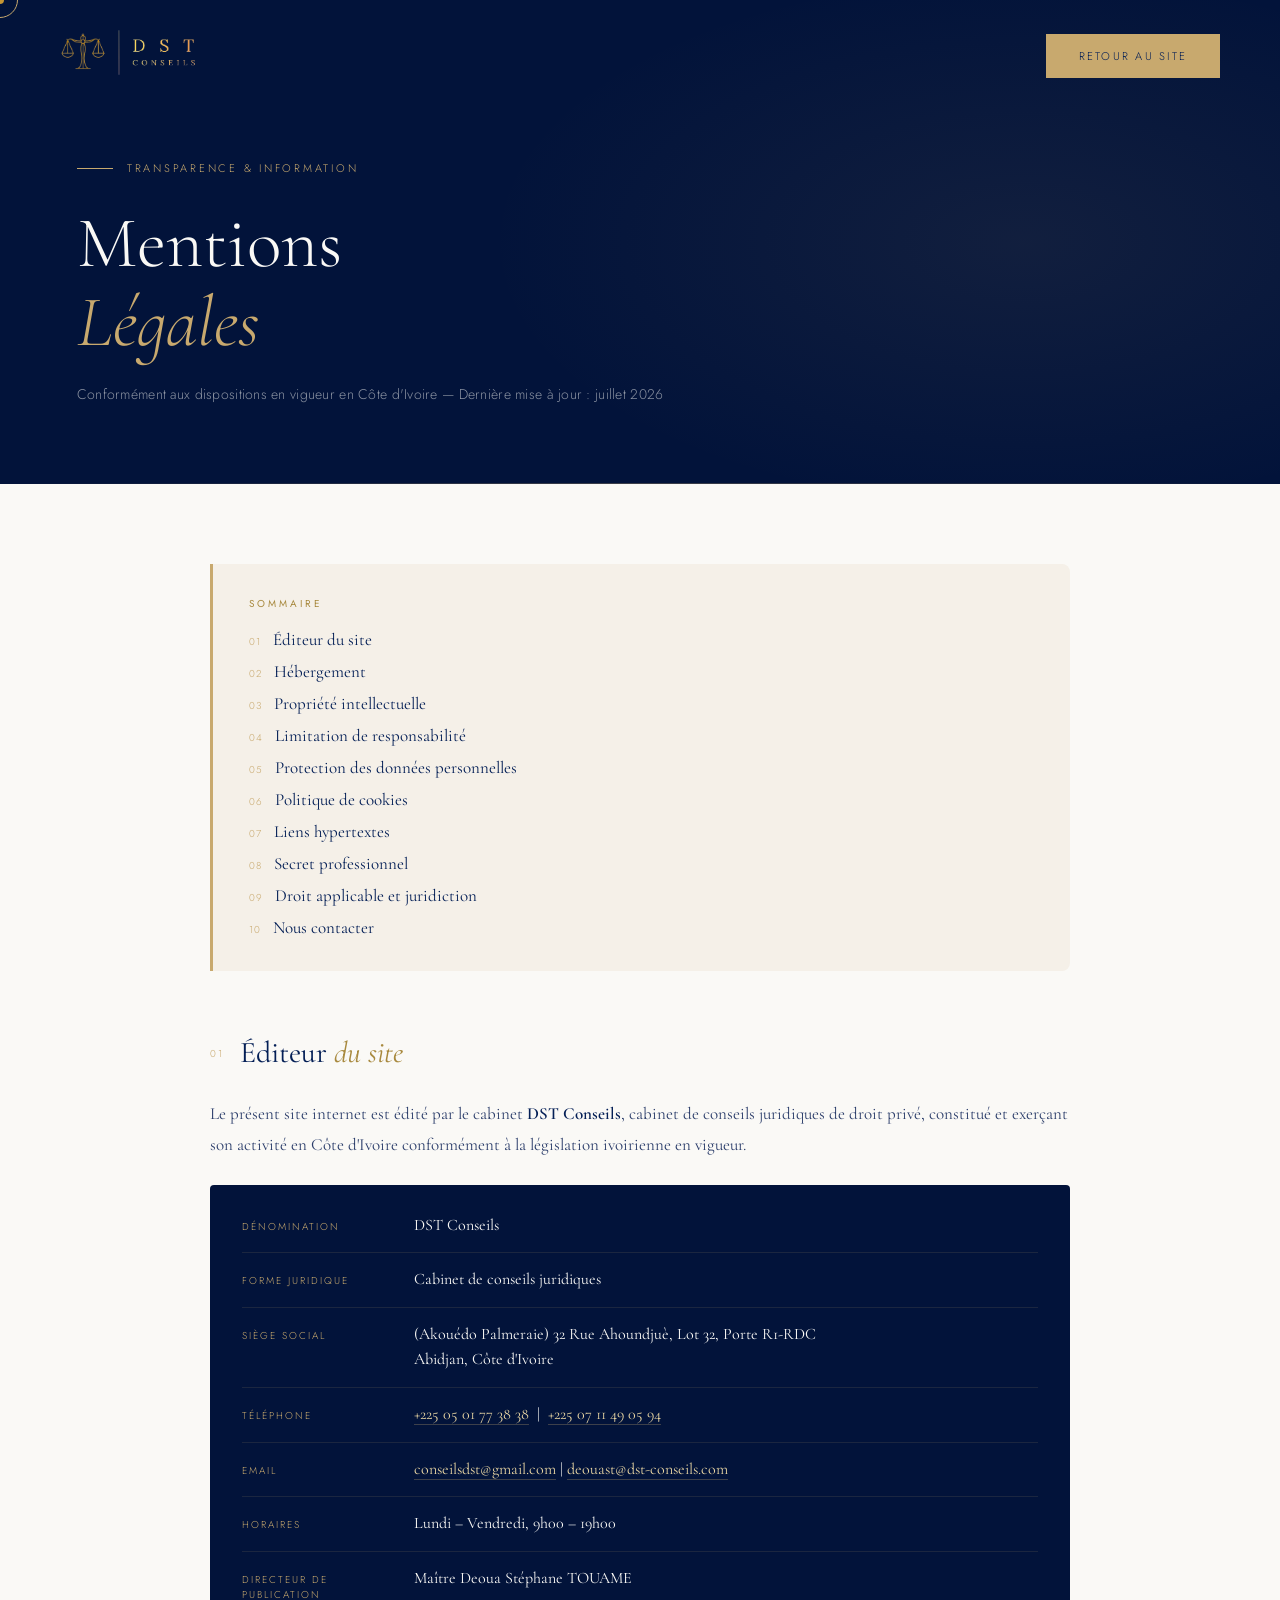
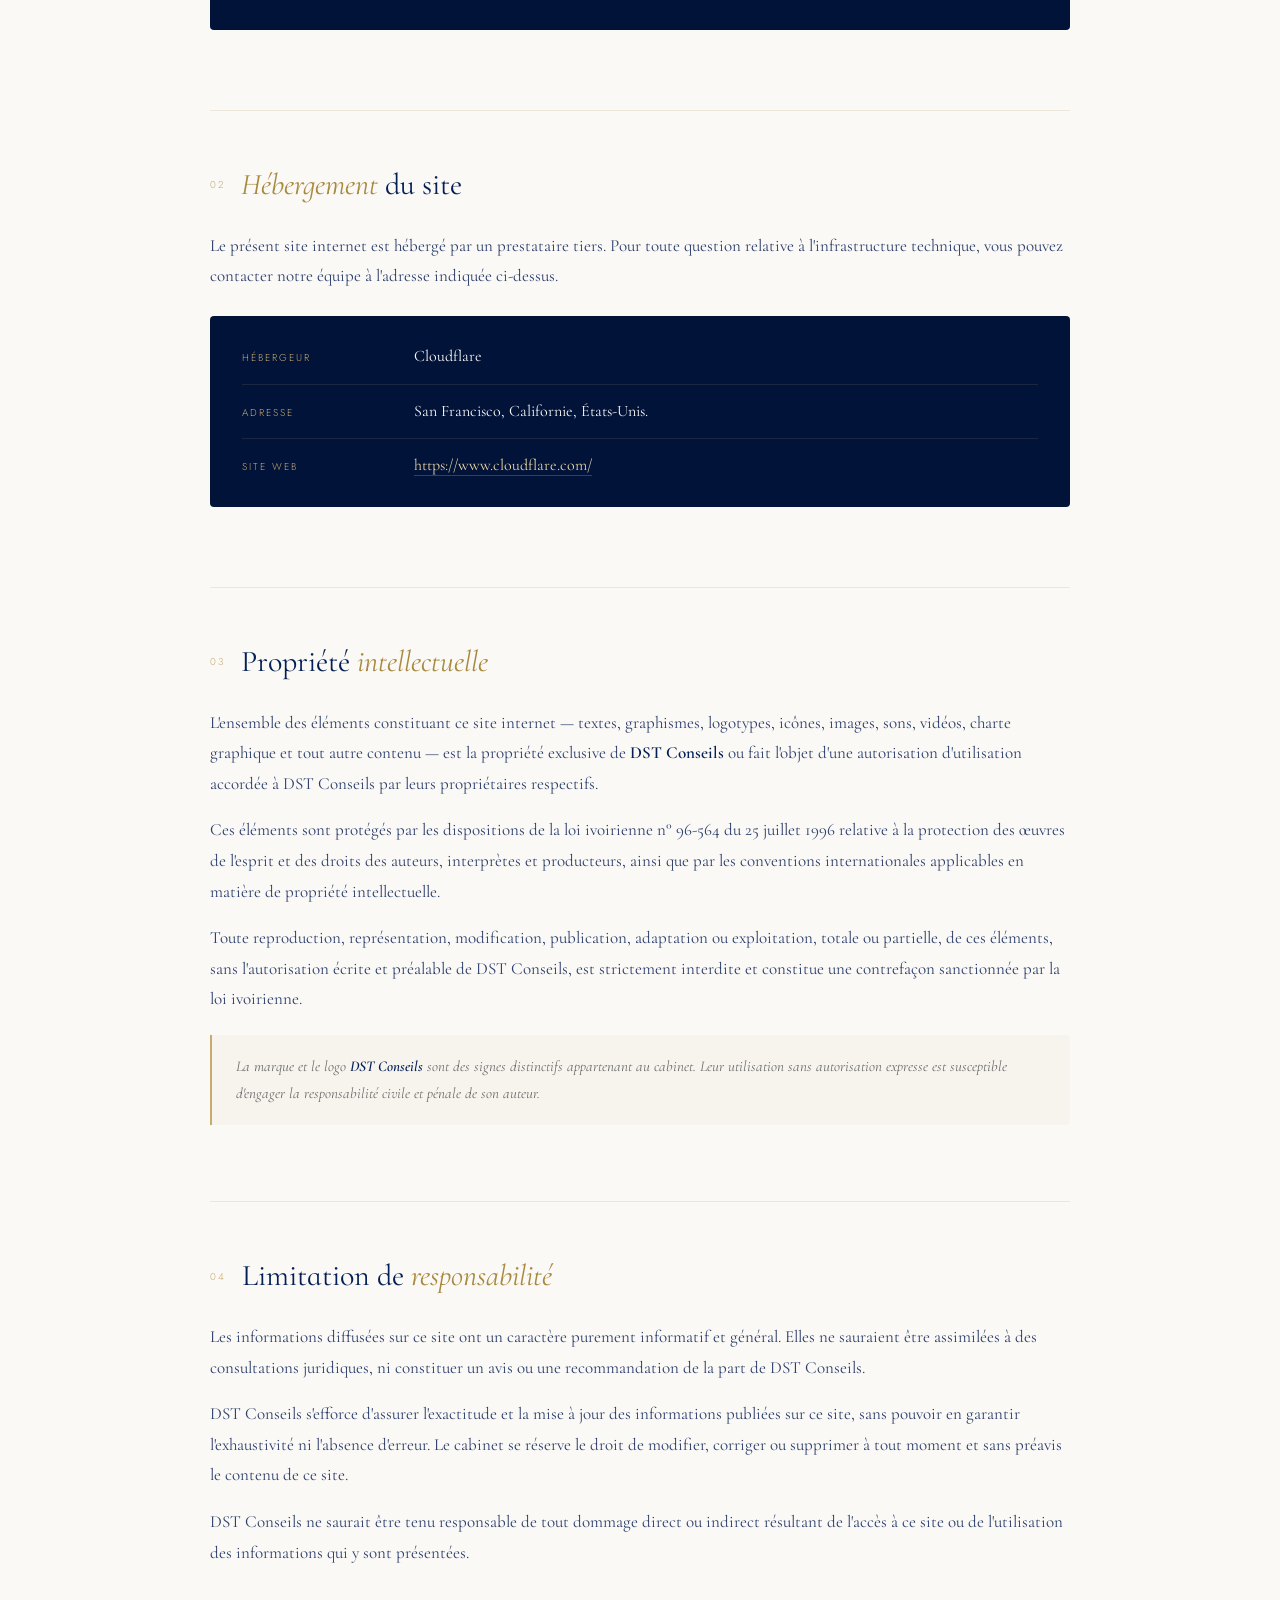
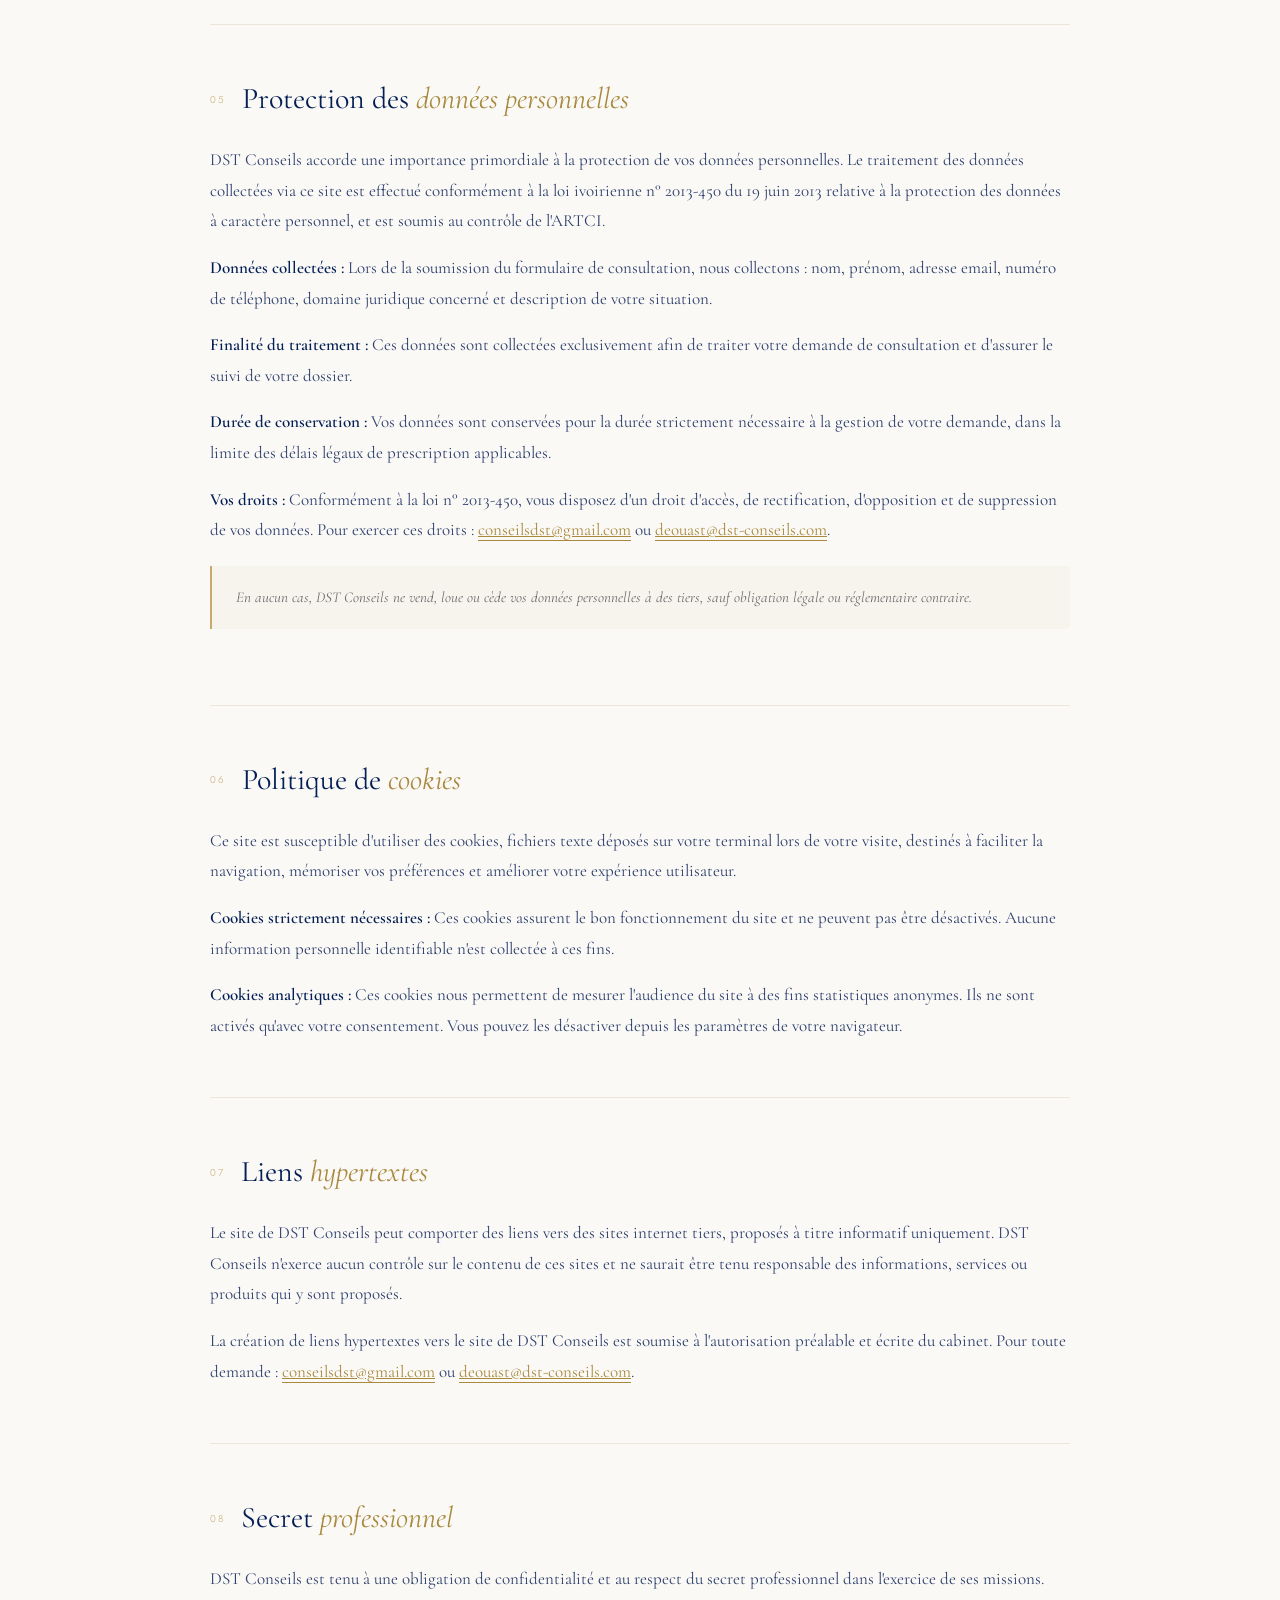
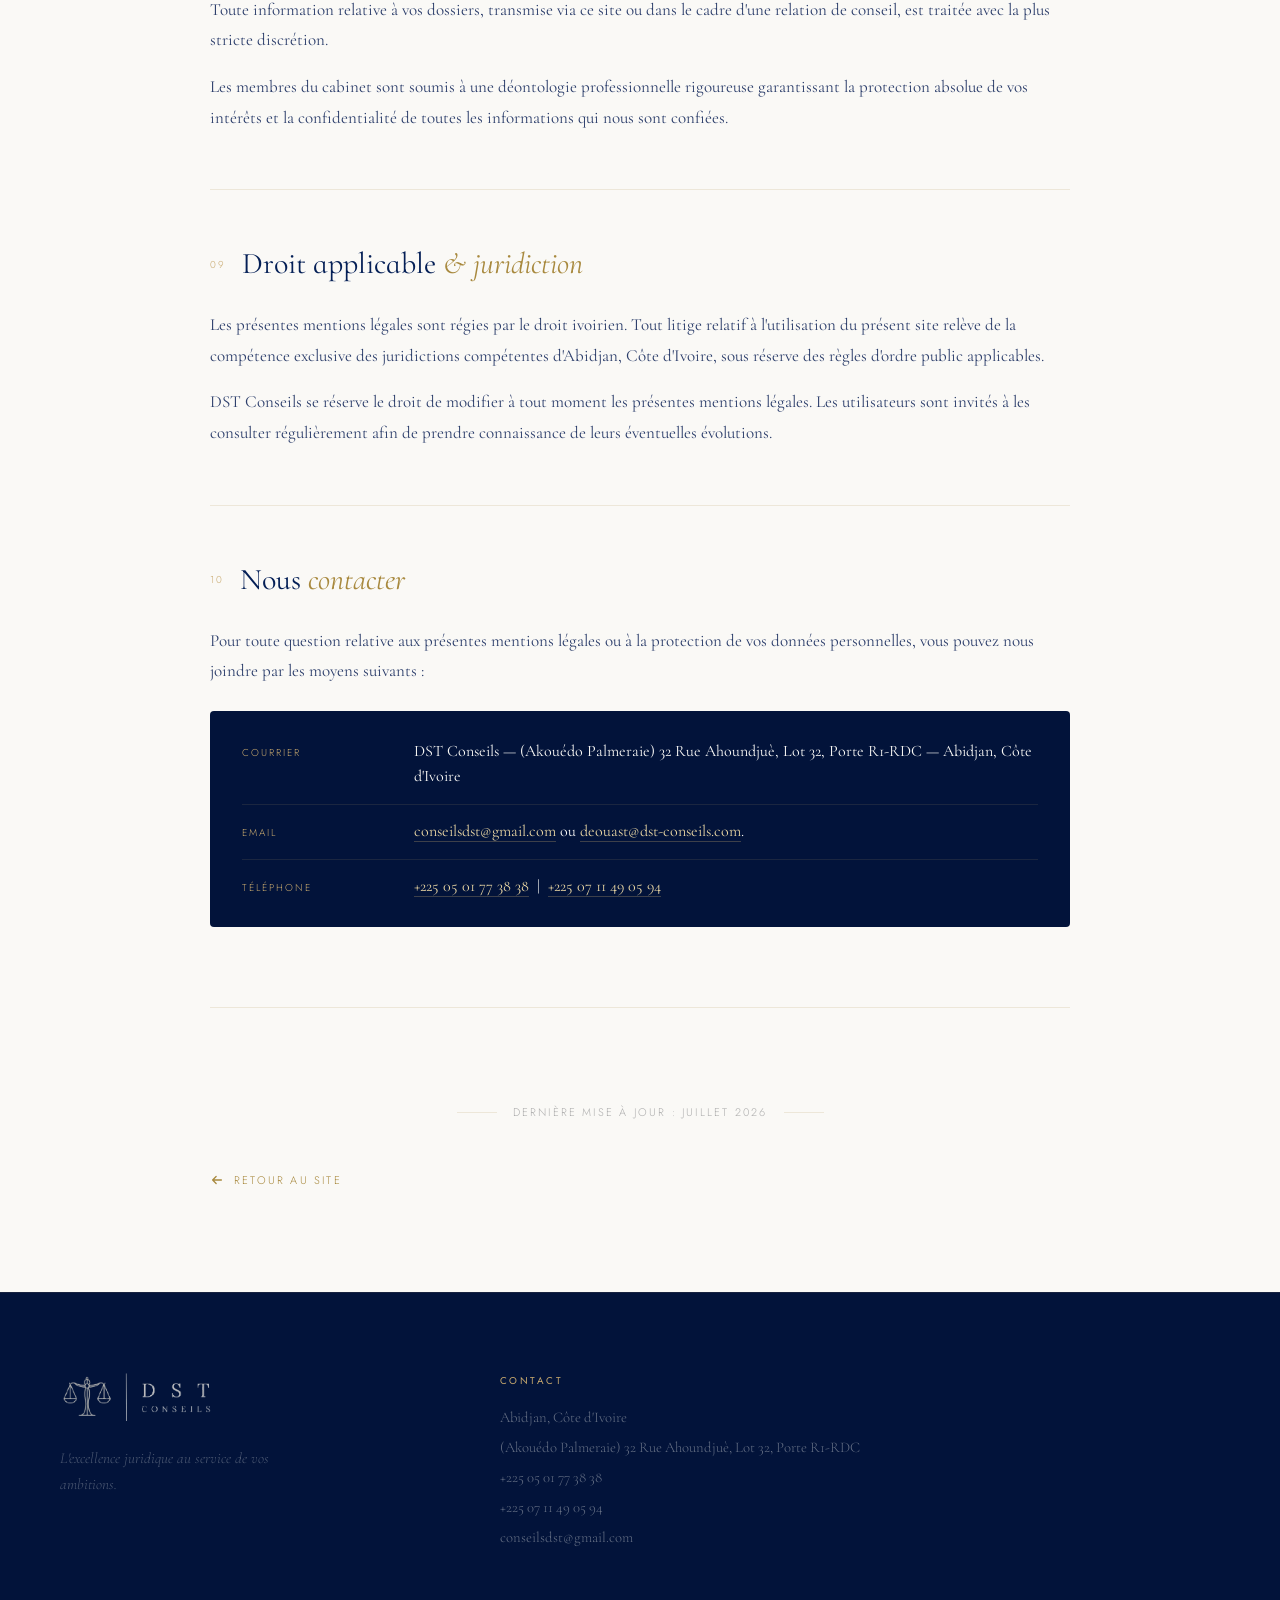
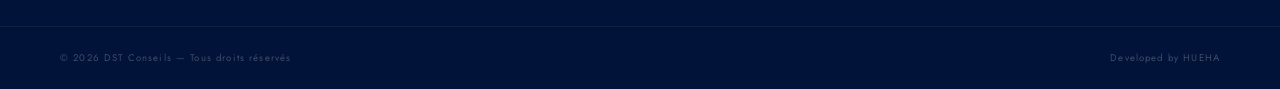
<file: Mentions légales.html>
<!DOCTYPE html>
<html lang="fr">
<head>
<meta charset="UTF-8">
<meta name="viewport" content="width=device-width, initial-scale=1.0">
<title>Mentions Légales — DST Conseils</title>
<link rel="shortcut icon" href="img/logobleu.png" type="image/x-icon">
<link rel="stylesheet" href="mod.css">
<link rel="stylesheet" href="ML.css">
<link rel="shortcut icon" href="logobleu.png" type="image/x-icon">
<link href="https://fonts.googleapis.com/css2?family=Cormorant+Infant:ital,wght@0,300;0,400;0,600;1,300;1,400;1,600&family=Cormorant+Garamond:ital,wght@0,300;0,400;0,500;1,300;1,400&family=Jost:wght@200;300;400&display=swap" rel="stylesheet">
<meta name="description" content="Mentions légales du site DST Conseils, cabinet de conseils juridiques à Abidjan, Côte d'Ivoire.">
<meta name="robots" content="noindex, follow">
<link rel="canonical" href="https://www.dstconseils.ci/Mentions_légales.html">
<link rel="shortcut icon" href="img/logobleu.png" type="image/x-icon">

</head>
<body>

    <!-- LOADING SCREEN -->
<div class="loader" id="loader">
  <div class="loader-inner">
    <img src="img/logo.png" alt="DST Conseils" class="loader-logo">
    <div class="loader-bar"><div class="loader-fill"></div></div>
  </div>
</div>

<div class="cursor" id="cursor"></div>
<div class="cursor-ring" id="cursorRing"></div>

<!-- NAV -->
<nav id="navbar">
  <a href="index.html" class="logo">
    <img class="logo-default" src="img/logo.png" alt="DST Conseils">
    <img class="logo-scrolled" src="img/logobleublanc.png" alt="DST Conseils">
  </a>
  <a href="index.html" class="nav-cta">Retour au site</a>
  <button class="hamburger" id="hamburger" aria-label="Menu">
    <span></span><span></span><span></span>
  </button>
</nav>

<!-- MOBILE MENU -->
<div class="mobile-menu" id="mobileMenu" style="display:none">
  <div class="mobile-menu-header">
    <img src="img/logoblanc.png" alt="DST Conseils" class="mobile-logo">
    <button class="mobile-menu-close" id="mobileClose" aria-label="Fermer">&#x2715;</button>
  </div>
  <nav class="mobile-nav">
    <a href="index.html" class="nav-cta">Retour au site</a>
  </nav>
  <div class="mobile-footer-info">
    <span>+225 05 01 77 38 38</span>
    <span>conseildst@gmail.com</span>
  </div>
</div>
<div class="mobile-overlay" id="mobileOverlay" style="display:none"></div>

<!-- HERO -->
<section class="ml-hero">
  <div class="ml-hero-inner">
    <div class="ml-hero-tag">Transparence &amp; Information</div>
    <h1>Mentions<br><em>Légales</em></h1>
    <p class="ml-hero-sub">Conformément aux dispositions en vigueur en Côte d'Ivoire — Dernière mise à jour : juillet 2026</p>
  </div>
  <div class="ml-hero-line"></div>
</section>

<!-- CORPS -->
<div class="ml-body">
  <div class="ml-container">

    <!-- SOMMAIRE : <div> et non <nav> pour éviter nav{flex;space-between} de mod.css -->
    <div class="ml-toc" role="navigation" aria-label="Sommaire">
      <span class="ml-toc-title">Sommaire</span>
      <ol>
        <li><a href="#editeur">Éditeur du site</a></li>
        <li><a href="#hebergement">Hébergement</a></li>
        <li><a href="#propriete">Propriété intellectuelle</a></li>
        <li><a href="#responsabilite">Limitation de responsabilité</a></li>
        <li><a href="#donnees">Protection des données personnelles</a></li>
        <li><a href="#cookies">Politique de cookies</a></li>
        <li><a href="#liens">Liens hypertextes</a></li>
        <li><a href="#secret">Secret professionnel</a></li>
        <li><a href="#droit">Droit applicable et juridiction</a></li>
        <li><a href="#contact-ml">Nous contacter</a></li>
      </ol>
    </div>

    <!-- 01 -->
    <div class="ml-section" id="editeur">
      <div class="ml-section-header">
        <span class="ml-section-num">01</span>
        <h2>Éditeur <em>du site</em></h2>
      </div>
      <p>Le présent site internet est édité par le cabinet <strong>DST Conseils</strong>, cabinet de conseils juridiques de droit privé, constitué et exerçant son activité en Côte d'Ivoire conformément à la législation ivoirienne en vigueur.</p>
      <div class="ml-info-block">
        <div class="ml-info-row">
          <span class="ml-info-label">Dénomination</span>
          <span class="ml-info-value">DST Conseils</span>
        </div>
        <div class="ml-info-row">
          <span class="ml-info-label">Forme juridique</span>
          <span class="ml-info-value">Cabinet de conseils juridiques</span>
        </div>
        <div class="ml-info-row">
          <span class="ml-info-label">Siège social</span>
          <span class="ml-info-value">(Akouédo Palmeraie) 32 Rue Ahoundjuè, Lot 32, Porte R1-RDC<br>Abidjan, Côte d'Ivoire</span>
        </div>
        <div class="ml-info-row">
          <span class="ml-info-label">Téléphone</span>
          <span class="ml-info-value">
            <a href="tel:+2250501773838">+225 05 01 77 38 38</a> &nbsp;|&nbsp;
            <a href="tel:+2250711490594">+225 07 11 49 05 94</a>
          </span>
        </div>
        <div class="ml-info-row">
          <span class="ml-info-label">Email</span>
          <span class="ml-info-value"><a href="mailto:conseilsdst@gmail.com">conseilsdst@gmail.com</a> | <a href="mailto:deouast@dst-conseils.com">deouast@dst-conseils.com</a></span>
        </div>
        <div class="ml-info-row">
          <span class="ml-info-label">Horaires</span>
          <span class="ml-info-value">Lundi – Vendredi, 9h00 – 19h00</span>
        </div>
        <div class="ml-info-row">
          <span class="ml-info-label">Directeur de publication</span>
          <span class="ml-info-value">Maître Deoua Stéphane TOUAME</span>
        </div>
      </div>
    </div>

    <!-- 02 -->
    <div class="ml-section" id="hebergement">
      <div class="ml-section-header">
        <span class="ml-section-num">02</span>
        <h2><em>Hébergement</em> du site</h2>
      </div>
      <p>Le présent site internet est hébergé par un prestataire tiers. Pour toute question relative à l'infrastructure technique, vous pouvez contacter notre équipe à l'adresse indiquée ci-dessus.</p>
      <div class="ml-info-block">
        <div class="ml-info-row">
          <span class="ml-info-label">Hébergeur</span>
          <span class="ml-info-value">Cloudflare</span>
        </div>
        <div class="ml-info-row">
          <span class="ml-info-label">Adresse</span>
          <span class="ml-info-value">San Francisco, Californie, États-Unis.</span>
        </div>
        <div class="ml-info-row">
          <span class="ml-info-label">Site web</span>
          <span class="ml-info-value"><a href="https://www.cloudflare.com/" target="_blank" rel="noopener noreferrer">https://www.cloudflare.com/</a></span>
        </div>
      </div>
    </div>

    <!-- 03 -->
    <div class="ml-section" id="propriete">
      <div class="ml-section-header">
        <span class="ml-section-num">03</span>
        <h2>Propriété <em>intellectuelle</em></h2>
      </div>
      <p>L'ensemble des éléments constituant ce site internet — textes, graphismes, logotypes, icônes, images, sons, vidéos, charte graphique et tout autre contenu — est la propriété exclusive de <strong>DST Conseils</strong> ou fait l'objet d'une autorisation d'utilisation accordée à DST Conseils par leurs propriétaires respectifs.</p>
      <p>Ces éléments sont protégés par les dispositions de la loi ivoirienne n° 96-564 du 25 juillet 1996 relative à la protection des œuvres de l'esprit et des droits des auteurs, interprètes et producteurs, ainsi que par les conventions internationales applicables en matière de propriété intellectuelle.</p>
      <p>Toute reproduction, représentation, modification, publication, adaptation ou exploitation, totale ou partielle, de ces éléments, sans l'autorisation écrite et préalable de DST Conseils, est strictement interdite et constitue une contrefaçon sanctionnée par la loi ivoirienne.</p>
      <div class="ml-note">
        <p>La marque et le logo <strong>DST Conseils</strong> sont des signes distinctifs appartenant au cabinet. Leur utilisation sans autorisation expresse est susceptible d'engager la responsabilité civile et pénale de son auteur.</p>
      </div>
    </div>

    <!-- 04 -->
    <div class="ml-section" id="responsabilite">
      <div class="ml-section-header">
        <span class="ml-section-num">04</span>
        <h2>Limitation de <em>responsabilité</em></h2>
      </div>
      <p>Les informations diffusées sur ce site ont un caractère purement informatif et général. Elles ne sauraient être assimilées à des consultations juridiques, ni constituer un avis ou une recommandation de la part de DST Conseils.</p>
      <p>DST Conseils s'efforce d'assurer l'exactitude et la mise à jour des informations publiées sur ce site, sans pouvoir en garantir l'exhaustivité ni l'absence d'erreur. Le cabinet se réserve le droit de modifier, corriger ou supprimer à tout moment et sans préavis le contenu de ce site.</p>
      <p>DST Conseils ne saurait être tenu responsable de tout dommage direct ou indirect résultant de l'accès à ce site ou de l'utilisation des informations qui y sont présentées.</p>
    </div>

    <!-- 05 -->
    <div class="ml-section" id="donnees">
      <div class="ml-section-header">
        <span class="ml-section-num">05</span>
        <h2>Protection des <em>données personnelles</em></h2>
      </div>
      <p>DST Conseils accorde une importance primordiale à la protection de vos données personnelles. Le traitement des données collectées via ce site est effectué conformément à la loi ivoirienne n° 2013-450 du 19 juin 2013 relative à la protection des données à caractère personnel, et est soumis au contrôle de l'ARTCI.</p>
      <p><strong>Données collectées :</strong> Lors de la soumission du formulaire de consultation, nous collectons : nom, prénom, adresse email, numéro de téléphone, domaine juridique concerné et description de votre situation.</p>
      <p><strong>Finalité du traitement :</strong> Ces données sont collectées exclusivement afin de traiter votre demande de consultation et d'assurer le suivi de votre dossier.</p>
      <p><strong>Durée de conservation :</strong> Vos données sont conservées pour la durée strictement nécessaire à la gestion de votre demande, dans la limite des délais légaux de prescription applicables.</p>
      <p><strong>Vos droits :</strong> Conformément à la loi n° 2013-450, vous disposez d'un droit d'accès, de rectification, d'opposition et de suppression de vos données. Pour exercer ces droits : <a href="mailto:conseilsdst@gmail.com" style="color:var(--or-sombre);border-bottom:1px solid var(--or-sombre);">conseilsdst@gmail.com</a> ou <a href="mailto:deouast@dst-conseils.com" style="color:var(--or-sombre);border-bottom:1px solid var(--or-sombre);">deouast@dst-conseils.com</a>.</p>
      <div class="ml-note">
        <p>En aucun cas, DST Conseils ne vend, loue ou cède vos données personnelles à des tiers, sauf obligation légale ou réglementaire contraire.</p>
      </div>
    </div>

    <!-- 06 -->
    <div class="ml-section" id="cookies">
      <div class="ml-section-header">
        <span class="ml-section-num">06</span>
        <h2>Politique de <em>cookies</em></h2>
      </div>
      <p>Ce site est susceptible d'utiliser des cookies, fichiers texte déposés sur votre terminal lors de votre visite, destinés à faciliter la navigation, mémoriser vos préférences et améliorer votre expérience utilisateur.</p>
      <p><strong>Cookies strictement nécessaires :</strong> Ces cookies assurent le bon fonctionnement du site et ne peuvent pas être désactivés. Aucune information personnelle identifiable n'est collectée à ces fins.</p>
      <p><strong>Cookies analytiques :</strong> Ces cookies nous permettent de mesurer l'audience du site à des fins statistiques anonymes. Ils ne sont activés qu'avec votre consentement. Vous pouvez les désactiver depuis les paramètres de votre navigateur.</p>
    </div>

    <!-- 07 -->
    <div class="ml-section" id="liens">
      <div class="ml-section-header">
        <span class="ml-section-num">07</span>
        <h2>Liens <em>hypertextes</em></h2>
      </div>
      <p>Le site de DST Conseils peut comporter des liens vers des sites internet tiers, proposés à titre informatif uniquement. DST Conseils n'exerce aucun contrôle sur le contenu de ces sites et ne saurait être tenu responsable des informations, services ou produits qui y sont proposés.</p>
      <p>La création de liens hypertextes vers le site de DST Conseils est soumise à l'autorisation préalable et écrite du cabinet. Pour toute demande : <a href="mailto:conseilsdst@gmail.com" style="color:var(--or-sombre);border-bottom:1px solid var(--or-sombre);">conseilsdst@gmail.com</a> ou <a href="mailto:deouast@dst-conseils.com" style="color:var(--or-sombre);border-bottom:1px solid var(--or-sombre);">deouast@dst-conseils.com</a>.</p>
    </div>

    <!-- 08 -->
    <div class="ml-section" id="secret">
      <div class="ml-section-header">
        <span class="ml-section-num">08</span>
        <h2>Secret <em>professionnel</em></h2>
      </div>
      <p>DST Conseils est tenu à une obligation de confidentialité et au respect du secret professionnel dans l'exercice de ses missions. Toute information relative à vos dossiers, transmise via ce site ou dans le cadre d'une relation de conseil, est traitée avec la plus stricte discrétion.</p>
      <p>Les membres du cabinet sont soumis à une déontologie professionnelle rigoureuse garantissant la protection absolue de vos intérêts et la confidentialité de toutes les informations qui nous sont confiées.</p>
    </div>

    <!-- 09 -->
    <div class="ml-section" id="droit">
      <div class="ml-section-header">
        <span class="ml-section-num">09</span>
        <h2>Droit applicable <em>&amp; juridiction</em></h2>
      </div>
      <p>Les présentes mentions légales sont régies par le droit ivoirien. Tout litige relatif à l'utilisation du présent site relève de la compétence exclusive des juridictions compétentes d'Abidjan, Côte d'Ivoire, sous réserve des règles d'ordre public applicables.</p>
      <p>DST Conseils se réserve le droit de modifier à tout moment les présentes mentions légales. Les utilisateurs sont invités à les consulter régulièrement afin de prendre connaissance de leurs éventuelles évolutions.</p>
    </div>

    <!-- 10 -->
    <div class="ml-section" id="contact-ml">
      <div class="ml-section-header">
        <span class="ml-section-num">10</span>
        <h2>Nous <em>contacter</em></h2>
      </div>
      <p>Pour toute question relative aux présentes mentions légales ou à la protection de vos données personnelles, vous pouvez nous joindre par les moyens suivants :</p>
      <div class="ml-info-block">
        <div class="ml-info-row">
          <span class="ml-info-label">Courrier</span>
          <span class="ml-info-value">DST Conseils — (Akouédo Palmeraie) 32 Rue Ahoundjuè, Lot 32, Porte R1-RDC — Abidjan, Côte d'Ivoire</span>
        </div>
        <div class="ml-info-row">
          <span class="ml-info-label">Email</span>
          <span class="ml-info-value"><a href="mailto:conseilsdst@gmail.com">conseilsdst@gmail.com</a> ou <a href="mailto:deouast@dst-conseils.com">deouast@dst-conseils.com</a>.</span>
        </div>
        <div class="ml-info-row">
          <span class="ml-info-label">Téléphone</span>
          <span class="ml-info-value">
            <a href="tel:+2250501773838">+225 05 01 77 38 38</a> &nbsp;|&nbsp;
            <a href="tel:+2250711490594">+225 07 11 49 05 94</a>
          </span>
        </div>
      </div>
    </div>

    <div class="ml-update">Dernière mise à jour : juillet 2026</div>

    <a href="index.html" class="ml-back">
      <svg width="14" height="14" viewBox="0 0 16 16" fill="none"><path d="M13 8H3M7 4L3 8l4 4" stroke="currentColor" stroke-width="1.5" stroke-linecap="round" stroke-linejoin="round"/></svg>
      Retour au site
    </a>
  </div>
</div>

<!-- FOOTER -->
<footer>
  <div class="footer-top">
    <div class="footer-brand">
      <img src="img/logoblanc.png" alt="DST Conseils" class="footer-logo">
      <p class="footer-tagline">L'excellence juridique au service de vos ambitions.</p>
    </div>
      <div class="footer-col">
        <div class="footer-col-title">Contact</div>
        <a href="#">Abidjan, Côte d'Ivoire</a>
        <a href="#">(Akouédo Palmeraie) 32 Rue Ahoundjuè, Lot 32, Porte R1-RDC</a>
        <a href="tel:+2250501773838">+225 05 01 77 38 38</a>
        <a href="tel:+2250711490594">+225 07 11 49 05 94</a>
        <a href="mailto:conseilsdst@gmail.com">conseilsdst@gmail.com</a>
      </div>
    </div>
  </div>
  <div class="footer-bottom">
    <div class="footer-copy">&copy; 2026 DST Conseils — Tous droits réservés</div>
    <a class="footer-copy">Developed by HUEHA</a>
  </div>
</footer>

<script src="MLscript.js"></script>
</body>
</html>
</file>
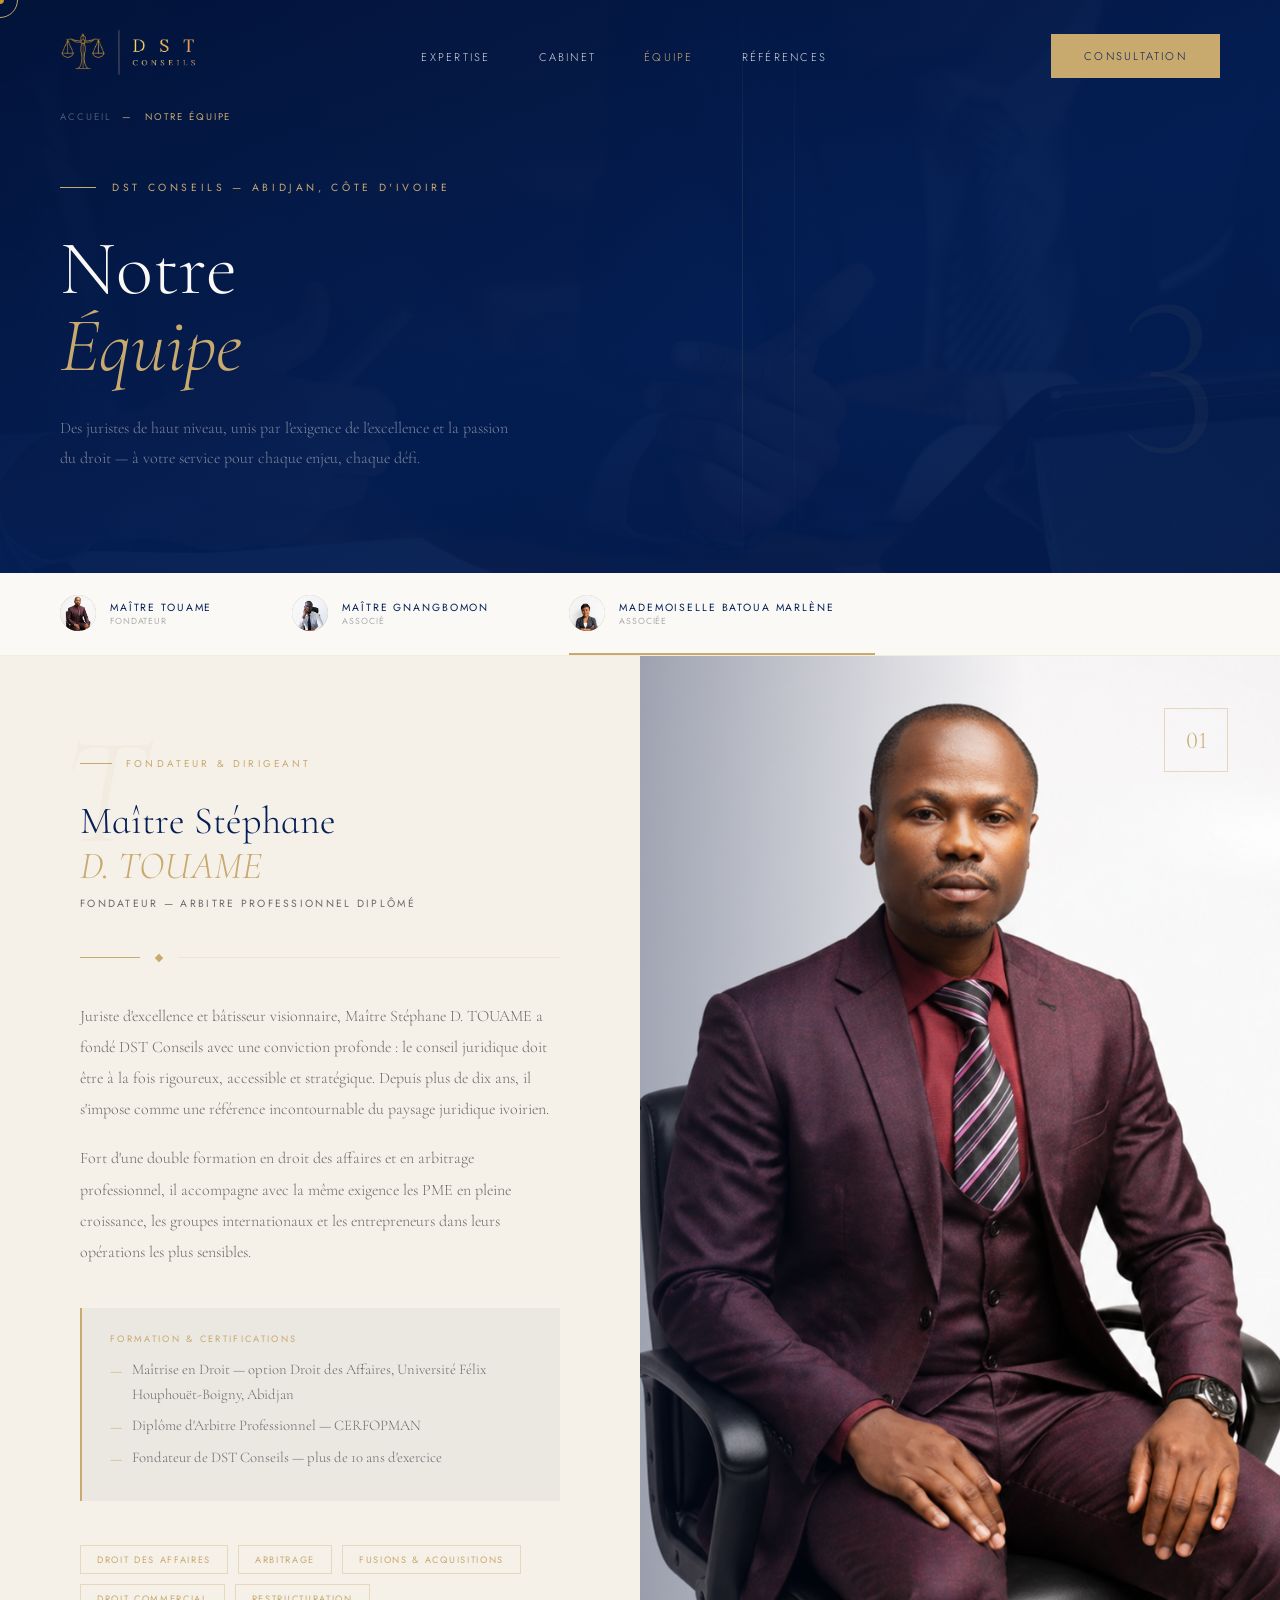
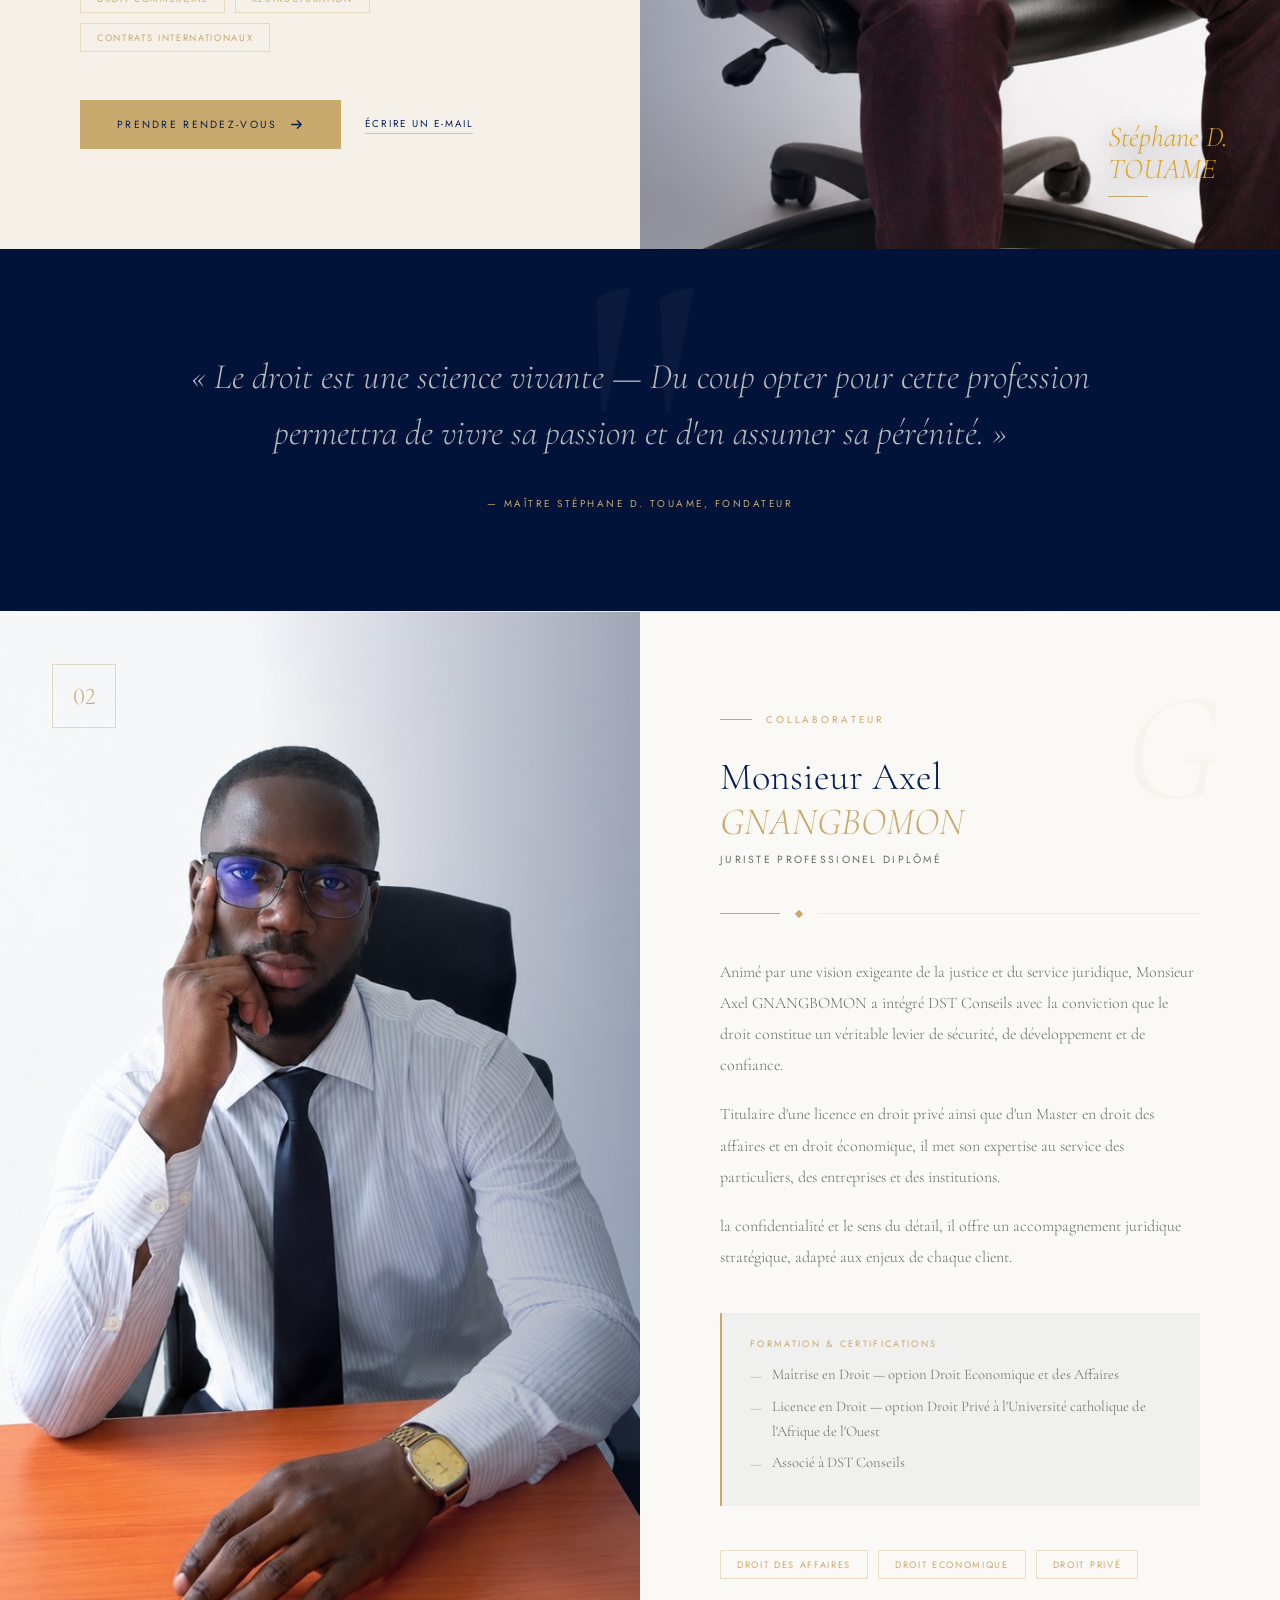
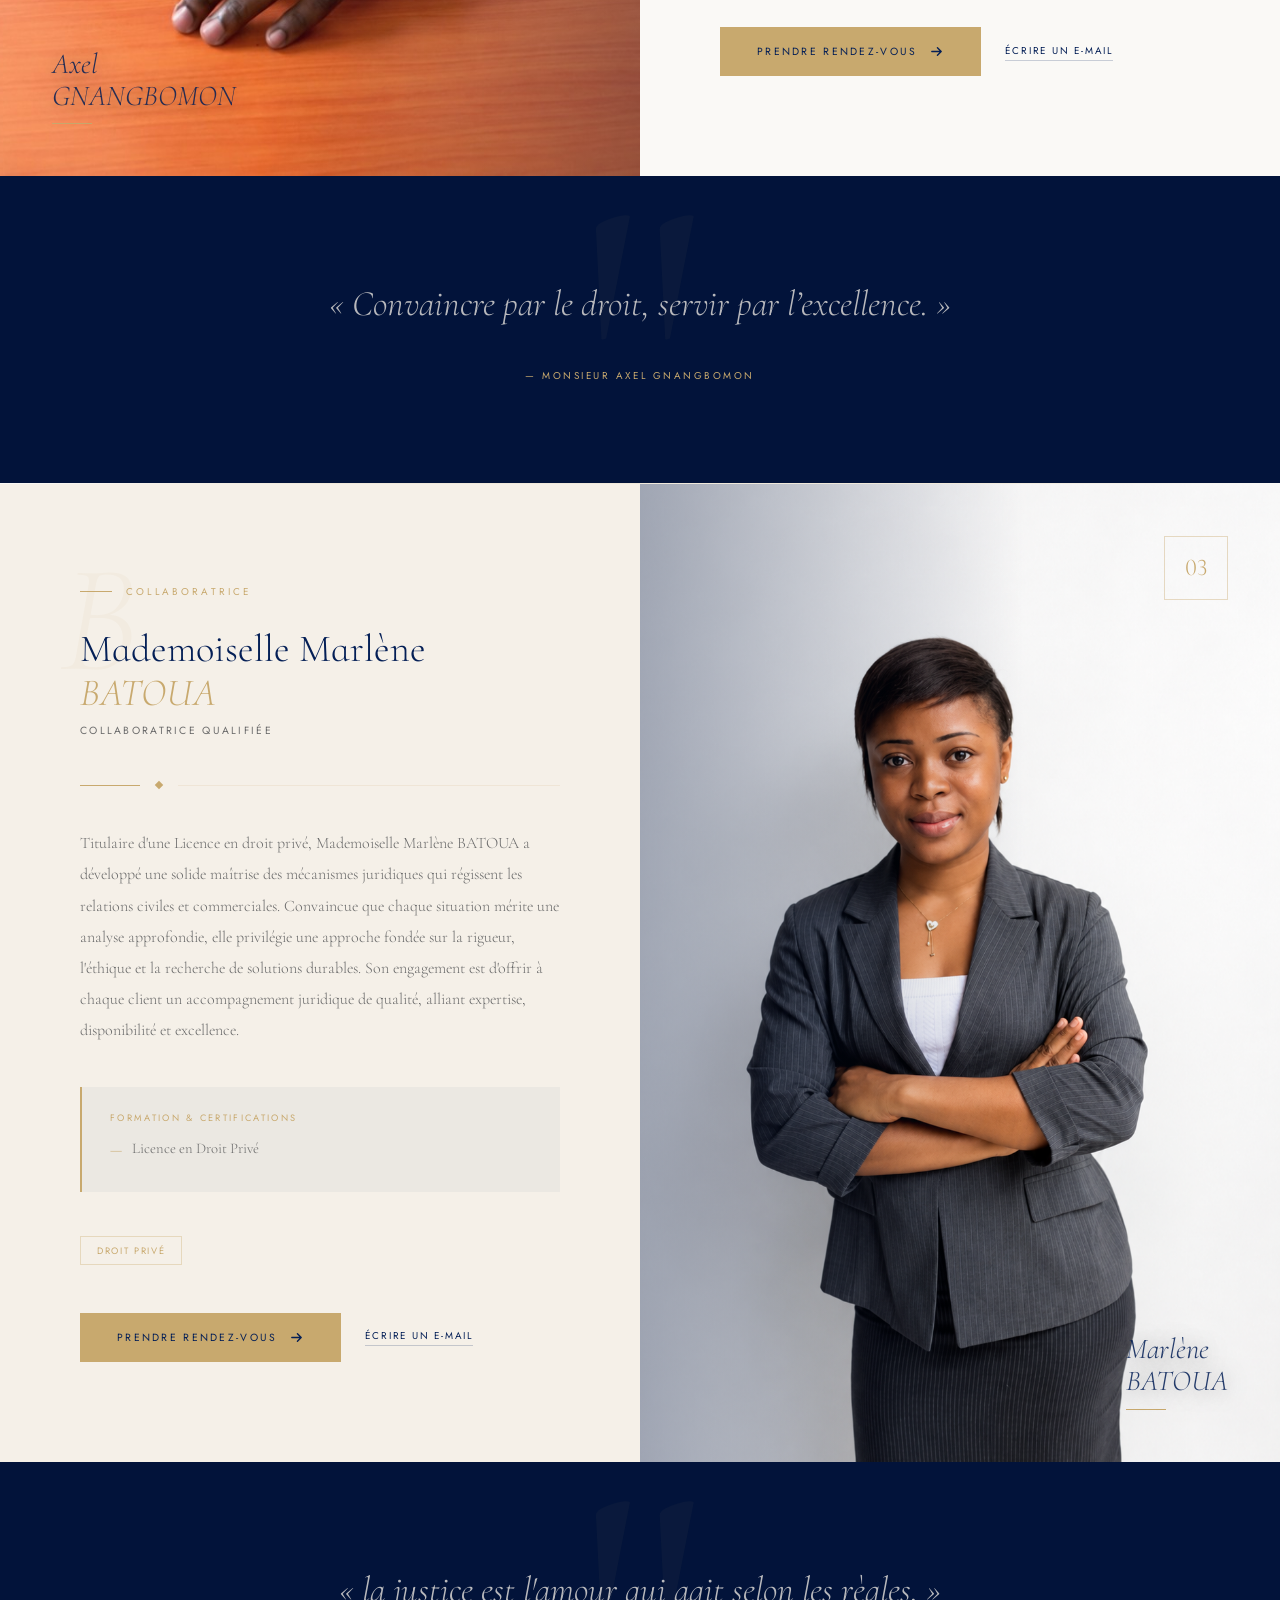
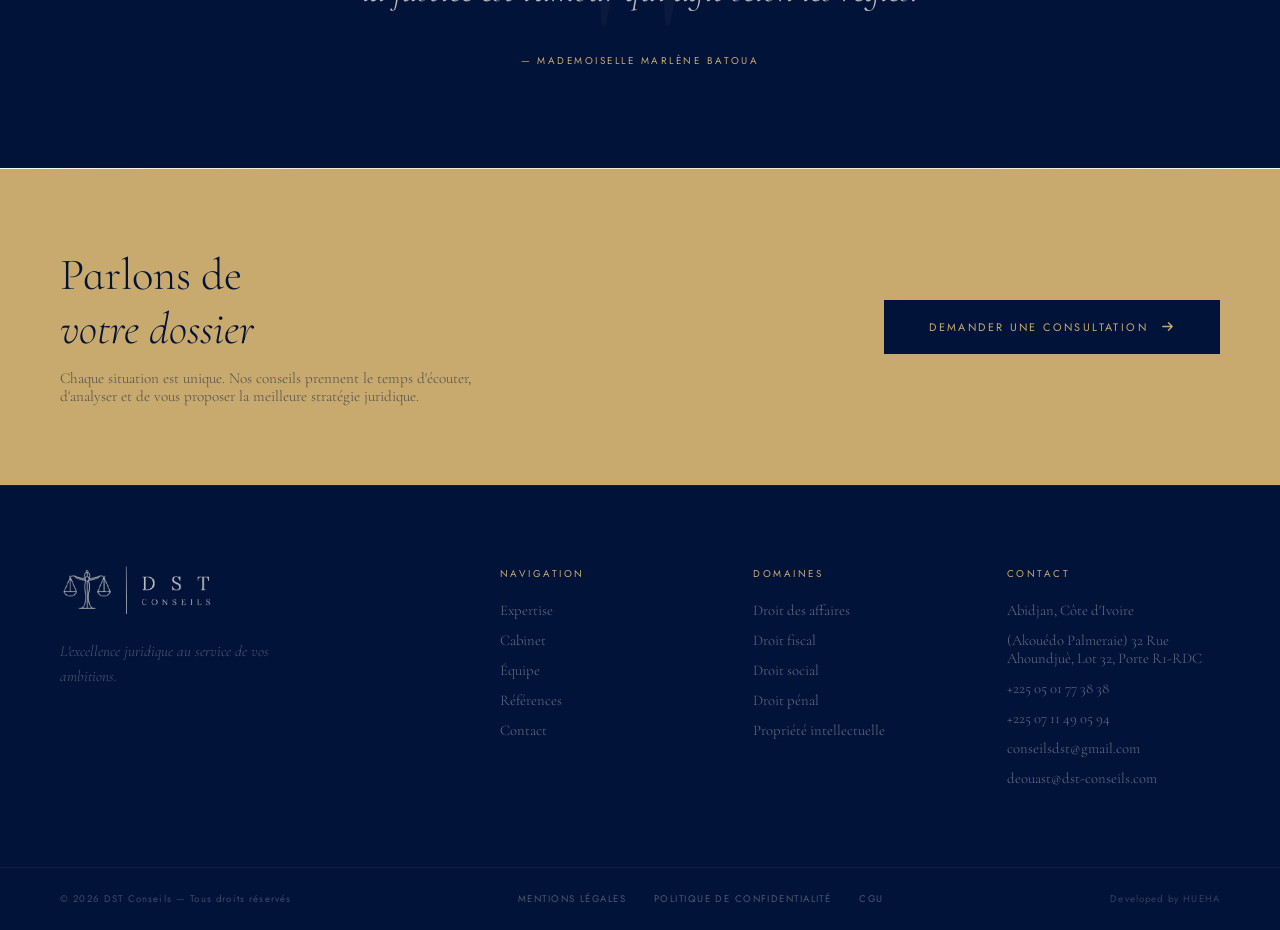
<file: squad.html>
<!DOCTYPE html>
<html lang="fr">
<head>
<meta charset="UTF-8">
<meta name="viewport" content="width=device-width, initial-scale=1.0">
<title>Notre Équipe — DST Conseils</title>
<link rel="stylesheet" href="mod.css">
<link rel="shortcut icon" href="img/logobleu.png" type="image/x-icon">
<link href="https://fonts.googleapis.com/css2?family=Cormorant+Infant:ital,wght@0,300;0,400;0,600;1,300;1,400;1,600&family=Cormorant+Garamond:ital,wght@0,300;0,400;0,500;1,300;1,400&family=Jost:wght@200;300;400&display=swap" rel="stylesheet">
<link rel="stylesheet" href="squadcss.css">
<meta name="description" content="Découvrez l'équipe de juristes de DST Conseils à Abidjan : expertise en droit des affaires, droit du travail, droit fiscal et droit de la famille.">
<meta name="robots" content="index, follow">
<link rel="canonical" href="https://www.dst-conseils.com/squad.html">
<meta property="og:type" content="website">
<meta property="og:title" content="Notre Équipe — DST Conseils">
<meta property="og:description" content="Découvrez l'équipe de juristes de DST Conseils à Abidjan.">
<meta property="og:image" content="https://www.dst-conseils.com/img/logo.png">
<meta property="og:url" content="https://www.dst-conseils.com/squad.html">
<meta property="og:locale" content="fr_CI">
<meta property="og:site_name" content="DST Conseils">
<meta name="twitter:card" content="summary_large_image">
<meta name="twitter:title" content="Notre Équipe — DST Conseils">
<meta name="twitter:description" content="Découvrez l'équipe de juristes de DST Conseils à Abidjan.">
<meta name="twitter:image" content="https://www.dst-conseils.com/img/logo.png">
</head>
<body>

<!-- Curseur custom -->
<div class="cursor" id="cursor"></div>
<div class="cursor-ring" id="cursorRing"></div>

<!-- LOADING SCREEN -->
<div class="loader" id="loader">
  <div class="loader-inner">
    <img src="img/logo.png" alt="DST Conseils" class="loader-logo">
    <div class="loader-bar"><div class="loader-fill"></div></div>
  </div>
</div>

<!-- NAV -->
<nav id="navbar">
  <a href="index.html" class="logo">
    <img class="logo-default" src="img/logo.png" alt="DST Conseils">
    <img class="logo-scrolled" src="img/logobleublanc.png" alt="DST Conseils">
  </a>
  <ul class="nav-links">
    <li><a href="index.html#domaines">Expertise</a></li>
    <li><a href="index.html#about">Cabinet</a></li>
    <li><a href="equipe.html" style="color:var(--or)">Équipe</a></li>
    <li><a href="index.html#temoignages">Références</a></li>
  </ul>
  <a href="index.html#contact" class="nav-cta">Consultation</a>
  <button class="hamburger" id="hamburger" aria-label="Menu">
    <span></span><span></span><span></span>
  </button>
</nav>

<!-- MOBILE MENU -->
<div class="mobile-menu" id="mobileMenu" style="display:none">
  <div class="mobile-menu-header">
    <img src="img/logoblanc.png" alt="DST Conseils" class="mobile-logo">
    <button class="mobile-menu-close" id="mobileClose" aria-label="Fermer">&#x2715;</button>
  </div>
  <nav class="mobile-nav">
    <ul>
      <li><a href="index.html#domaines" class="mobile-link"><span class="mobile-num">01</span>Expertise</a></li>
      <li><a href="index.html#about" class="mobile-link"><span class="mobile-num">02</span>Cabinet</a></li>
      <li><a href="equipe.html" class="mobile-link"><span class="mobile-num">03</span>Équipe</a></li>
      <li><a href="index.html#temoignages" class="mobile-link"><span class="mobile-num">04</span>Références</a></li>
    </ul>
    <a href="index.html#contact" class="mobile-cta">Demander une consultation</a>
  </nav>
  <div class="mobile-footer-info">
    <span>+225 05 01 77 38 38 <br> +225 07 11 49 05 94</span>
    <span>contact@dst-conseils.com</span>
  </div>
</div>

<!-- ════════════════════════════════════════
     HERO PAGE ÉQUIPE
════════════════════════════════════════ -->
<section class="equipe-hero">
  <div class="equipe-hero-bg"></div>
  <div class="equipe-hero-overlay"></div>
  <div class="equipe-hero-lines"></div>
  <div class="equipe-hero-num">3</div>

  <!-- Breadcrumb -->
  <div class="equipe-breadcrumb">
    <a href="index.html">Accueil</a>
    <span>—</span>
    <span>Notre Équipe</span>
  </div>

  <div class="equipe-hero-content">
    <div class="equipe-hero-tag">
      <span class="tag-line"></span>
      <span>DST Conseils — Abidjan, Côte d'Ivoire</span>
    </div>
    <h1 class="equipe-hero-title">
      Notre<br>
      <em>Équipe</em>
    </h1>
    <p class="equipe-hero-desc">
      Des juristes de haut niveau, unis par l'exigence de l'excellence et la passion du droit — à votre service pour chaque enjeu, chaque défi.
    </p>
  </div>
</section>

<!-- ════════════════════════════════════════
     NAVIGATION RAPIDE MEMBRES
════════════════════════════════════════ -->
<div class="membres-nav">
  <div class="membres-nav-inner">
    <a href="#touame" class="membre-nav-item">
      <div class="membre-nav-avatar">
        <img src="img/Maître touame.jpg" alt="Maître TOUAME" onerror="this.style.display='none'; this.parentElement.textContent='T'">
      </div>
      <div>
        <div class="membre-nav-name">Maître TOUAME</div>
        <div class="membre-nav-role">Fondateur</div>
      </div>
    </a>
    <a href="#gnangbomon" class="membre-nav-item">
      <div class="membre-nav-avatar">
        <img src="img/ax.png" alt="Maître GNANGBOMON" onerror="this.style.display='none'; this.parentElement.textContent='G'">
      </div>
      <div>
        <div class="membre-nav-name">Maître GNANGBOMON</div>
        <div class="membre-nav-role">Associé</div>
      </div>
    </a>
    <a href="#batoua" class="membre-nav-item">
      <div class="membre-nav-avatar">
        <img src="img/mar.png" alt="Mlle BATOUA Marlène" onerror="this.style.display='none'; this.parentElement.textContent='B'">
      </div>
      <div>
        <div class="membre-nav-name">Mademoiselle BATOUA Marlène</div>
        <div class="membre-nav-role">Associée</div>
      </div>
    </a>
  </div>
</div>

<!-- ════════════════════════════════════════
     MEMBRE 01 — MAÎTRE STÉPHANE D. TOUAME
════════════════════════════════════════ -->
<article class="membre-section reveal" id="touame">

  <!-- Portrait -->
  <div class="membre-portrait">
    <img src="img/Maître touame.jpg" alt="Maître Stéphane D. TOUAME"
         onerror="this.style.display='none'">
    <div class="membre-initial-wrap" style="display:none" id="touame-fallback">
      <span class="membre-initial-letter">T</span>
    </div>
    <div class="membre-portrait-overlay"></div>
    <div class="membre-num-badge">01</div>
    <div class="membre-signature">
      <div class="membre-signature-name" style="color: goldenrod;">Stéphane D.<br>TOUAME</div>
      <div class="membre-signature-line"></div>
    </div>
  </div>

  <!-- Contenu -->
  <div class="membre-content">
    <div class="membre-watermark">T</div>

    <p class="membre-label">Fondateur &amp; Dirigeant</p>

    <h2 class="membre-name">
      Maître Stéphane<br>
      <em>D. TOUAME</em>
    </h2>
    <p class="membre-role">Fondateur — Arbitre Professionnel Diplômé</p>

    <div class="membre-divider">
      <div class="membre-divider-line"></div>
      <div class="membre-divider-diamond"></div>
      <div class="membre-divider-line-long"></div>
    </div>

    <p class="membre-bio">
      Juriste d'excellence et bâtisseur visionnaire, Maître Stéphane D. TOUAME a fondé DST Conseils avec une conviction profonde : le conseil juridique doit être à la fois rigoureux, accessible et stratégique. Depuis plus de dix ans, il s'impose comme une référence incontournable du paysage juridique ivoirien.
    </p>
    <p class="membre-bio">
      Fort d'une double formation en droit des affaires et en arbitrage professionnel, il accompagne avec la même exigence les PME en pleine croissance, les groupes internationaux et les entrepreneurs dans leurs opérations les plus sensibles.
    </p>

    <div class="membre-formation">
      <div class="membre-formation-title">Formation &amp; Certifications</div>
      <div class="membre-formation-item">Maîtrise en Droit — option Droit des Affaires, Université Félix Houphouët-Boigny, Abidjan</div>
      <div class="membre-formation-item">Diplôme d'Arbitre Professionnel — CERFOPMAN</div>
      <div class="membre-formation-item">Fondateur de DST Conseils — plus de 10 ans d'exercice</div>
    </div>

    <div class="membre-specialites">
      <span class="membre-tag">Droit des Affaires</span>
      <span class="membre-tag">Arbitrage</span>
      <span class="membre-tag">Fusions &amp; Acquisitions</span>
      <span class="membre-tag">Droit Commercial</span>
      <span class="membre-tag">Restructuration</span>
      <span class="membre-tag">Contrats Internationaux</span>
    </div>

    <div class="membre-actions">
      <a href="index.html#contact" class="membre-cta">
        <span>Prendre rendez-vous</span>
        <svg width="15" height="15" viewBox="0 0 16 16" fill="none">
          <path d="M3 8h10M9 4l4 4-4 4" stroke="currentColor" stroke-width="1.5" stroke-linecap="round" stroke-linejoin="round"/>
        </svg>
      </a>
      <a href="mailto:contact@dst-conseils.com" class="membre-link">Écrire un e-mail</a>
    </div>
  </div>
</article>

<!-- Citation 01 -->
<div class="membre-quote-section reveal">
  <p class="membre-quote-text">
    « Le droit est une science vivante — Du coup opter pour cette profession permettra de vivre sa passion et d'en assumer sa pérénité. »
  </p>
  <p class="membre-quote-author">— Maître Stéphane D. TOUAME, Fondateur</p>
</div>

<div class="membre-separator"></div>

<!-- ════════════════════════════════════════
     MEMBRE 02 — MAÎTRE GNANGBOMON Axel
════════════════════════════════════════ -->
<article class="membre-section reveal" id="gnangbomon">

  <!-- Portrait -->
  <div class="membre-portrait">
    <img src="img/ax.png" alt="Maître GNANGBOMON Axel"
         onerror="this.style.display='none'">
    <div class="membre-initial-wrap" style="display:none" id="gnangbomon-fallback">
      <span class="membre-initial-letter">A</span>
    </div>
    <div class="membre-portrait-overlay"></div>
    <div class="membre-num-badge">02</div>
    <div class="membre-signature">
      <div class="membre-signature-name"> Axel<br>GNANGBOMON</div>
      <div class="membre-signature-line"></div>
    </div>
  </div>

  <!-- Contenu -->
  <div class="membre-content">
    <div class="membre-watermark">G</div>

    <p class="membre-label">Collaborateur</p>

    <h2 class="membre-name">
      Monsieur Axel<br>
      <em>GNANGBOMON</em>
    </h2>
    <p class="membre-role">Juriste professionel Diplômé</p>

    <div class="membre-divider">
      <div class="membre-divider-line"></div>
      <div class="membre-divider-diamond"></div>
      <div class="membre-divider-line-long"></div>
    </div>

    <p class="membre-bio">
      Animé par une vision exigeante de la justice et du service juridique, Monsieur Axel GNANGBOMON a intégré DST Conseils avec la conviction que le droit constitue un véritable levier de sécurité, de développement et de confiance.
    </p>
    <p class="membre-bio">
      Titulaire d'une licence en droit privé ainsi que d'un Master en droit des affaires et en droit économique, il met son expertise au service des particuliers, des entreprises et des institutions.
    </p>
    <p class="membre-bio">
      la confidentialité et le sens du détail, il offre un accompagnement juridique stratégique, adapté aux enjeux de chaque client.
    </p>

    <div class="membre-formation">
      <div class="membre-formation-title">Formation &amp; Certifications</div>
      <div class="membre-formation-item">Maîtrise en Droit — option Droit Economique et des Affaires</div>
      <div class="membre-formation-item">Licence en Droit — option Droit Privé à l'Université catholique de l'Afrique de l'Ouest</div>
      <div class="membre-formation-item">Associé à DST Conseils </div>
    </div>

    <div class="membre-specialites">
      <span class="membre-tag">Droit des Affaires</span>
      <span class="membre-tag">Droit Economique</span>
      <span class="membre-tag">Droit Privé</span>
    </div>

    <div class="membre-actions">
      <a href="index.html#contact" class="membre-cta">
        <span>Prendre rendez-vous</span>
        <svg width="15" height="15" viewBox="0 0 16 16" fill="none">
          <path d="M3 8h10M9 4l4 4-4 4" stroke="currentColor" stroke-width="1.5" stroke-linecap="round" stroke-linejoin="round"/>
        </svg>
      </a>
      <a href="mailto:contact@dst-conseils.com" class="membre-link">Écrire un e-mail</a>
    </div>
  </div>
</article>

<!-- Citation 02 -->
<div class="membre-quote-section reveal">
  <p class="membre-quote-text">
    « Convaincre par le droit, servir par l’excellence. »
  </p>
  <p class="membre-quote-author">— Monsieur Axel GNANGBOMON</p>
</div>

<div class="membre-separator"></div>

<!-- ════════════════════════════════════════
     MEMBRE 03 — Mademoiselle BATOUA Marlène
════════════════════════════════════════ -->
<article class="membre-section reveal" id="batoua">

  <!-- Portrait -->
  <div class="membre-portrait">
    <img src="img/mar.png" alt="Mademoiselle BATOUA Marlène"
         onerror="this.style.display='none'">
    <div class="membre-initial-wrap" style="display:none" id="batoua-fallback">
      <span class="membre-initial-letter">B</span>
    </div>
    <div class="membre-portrait-overlay"></div>
    <div class="membre-num-badge">03</div>
    <div class="membre-signature">
      <div class="membre-signature-name">Marlène<br>BATOUA</div>
      <div class="membre-signature-line"></div>
    </div>
  </div>

  <!-- Contenu -->
  <div class="membre-content">
    <div class="membre-watermark">B</div>

    <p class="membre-label">Collaboratrice</p>

    <h2 class="membre-name">
      Mademoiselle Marlène<br>
      <em>BATOUA </em>
    </h2>
    <p class="membre-role">Collaboratrice qualifiée</p>

    <div class="membre-divider">
      <div class="membre-divider-line"></div>
      <div class="membre-divider-diamond"></div>
      <div class="membre-divider-line-long"></div>
    </div>

    <p class="membre-bio">
      Titulaire d'une Licence en droit privé, Mademoiselle Marlène BATOUA a développé une solide maîtrise des mécanismes juridiques qui régissent les relations civiles et commerciales. Convaincue que chaque situation mérite une analyse approfondie, elle privilégie une approche fondée sur la rigueur, l'éthique et la recherche de solutions durables. Son engagement est d'offrir à chaque client un accompagnement juridique de qualité, alliant expertise, disponibilité et excellence.
    </p>

    <div class="membre-formation">
      <div class="membre-formation-title">Formation &amp; Certifications</div>
      <div class="membre-formation-item">Licence en Droit Privé</div>
    </div>

    <div class="membre-specialites">
      <span class="membre-tag">Droit privé</span>
    </div>

    <div class="membre-actions">
      <a href="index.html#contact" class="membre-cta">
        <span>Prendre rendez-vous</span>
        <svg width="15" height="15" viewBox="0 0 16 16" fill="none">
          <path d="M3 8h10M9 4l4 4-4 4" stroke="currentColor" stroke-width="1.5" stroke-linecap="round" stroke-linejoin="round"/>
        </svg>
      </a>
      <a href="mailto:contact@dst-conseils.com" class="membre-link">Écrire un e-mail</a>
    </div>
  </div>
</article>

<!-- Citation 03 -->
<div class="membre-quote-section reveal">
  <p class="membre-quote-text">
    « la justice est l'amour qui agit selon les règles. »
  </p>
  <p class="membre-quote-author">— Mademoiselle Marlène BATOUA</p>
</div>

<div class="membre-separator"></div>

<!-- ════════════════════════════════════════
     BANDE CTA CONTACT
════════════════════════════════════════ -->
<div class="equipe-contact-band reveal">
  <div class="equipe-contact-text">
    <h2>Parlons de<br><em>votre dossier</em></h2>
    <p>Chaque situation est unique. Nos conseils prennent le temps d'écouter, d'analyser et de vous proposer la meilleure stratégie juridique.</p>
  </div>
  <a href="index.html#contact" class="equipe-contact-cta">
    <span>Demander une consultation</span>
    <svg width="15" height="15" viewBox="0 0 16 16" fill="none">
      <path d="M3 8h10M9 4l4 4-4 4" stroke="currentColor" stroke-width="1.5" stroke-linecap="round" stroke-linejoin="round"/>
    </svg>
  </a>
</div>

<!-- FOOTER -->
<footer>
  <div class="footer-top">
    <div class="footer-brand">
      <img src="img/logoblanc.png" alt="DST Conseils" class="footer-logo">
      <p class="footer-tagline">L'excellence juridique au service de vos ambitions.</p>
    </div>
    <div class="footer-nav">
      <div class="footer-col">
        <div class="footer-col-title">Navigation</div>
        <a href="index.html#domaines">Expertise</a>
        <a href="index.html#about">Cabinet</a>
        <a href="equipe.html">Équipe</a>
        <a href="index.html#temoignages">Références</a>
        <a href="index.html#contact">Contact</a>
      </div>
      <div class="footer-col">
        <div class="footer-col-title">Domaines</div>
        <a href="index.html#domaines">Droit des affaires</a>
        <a href="index.html#domaines">Droit fiscal</a>
        <a href="index.html#domaines">Droit social</a>
        <a href="index.html#domaines">Droit pénal</a>
        <a href="index.html#domaines">Propriété intellectuelle</a>
      </div>
      <div class="footer-col">
        <div class="footer-col-title">Contact</div>
        <a href="https://maps.app.goo.gl/xQ7EXf2CSvJg3mYC9">Abidjan, Côte d'Ivoire</a>
        <a href="https://maps.app.goo.gl/xQ7EXf2CSvJg3mYC9">(Akouédo Palmeraie) 32 Rue Ahoundjuè, Lot 32, Porte R1-RDC</a>
        <a href="tel:+2250501773838">+225 05 01 77 38 38</a>
        <a href="tel:+2250711490594">+225 07 11 49 05 94</a>
        <a href="mailto:conseilsdst@gmail.com">conseilsdst@gmail.com</a>
        <a href="mailto:deouast@dst-conseils.com">deouast@dst-conseils.com</a>
      </div>
    </div>
  </div>
  <div class="footer-bottom">
    <div class="footer-copy">© 2026 DST Conseils — Tous droits réservés</div>
    <div class="footer-links">
      <a href="Mentions légales.html">Mentions légales</a>
      <a href="Politique de confidentialité.html">Politique de confidentialité</a>
      <a href="CGU.html">CGU</a>
    </div>
    <a class="footer-credit">Developed by HUEHA</a>
  </div>
</footer>

<script src="moder.js"></script>
<script src="squadjs.js"></script>

</body>
</html>
</file>
<file: mod.css>
/* ════════════════════════════════════════════
   DST CONSEILS — PREMIUM REDESIGN
   ════════════════════════════════════════════ */

*, *::before, *::after { margin: 0; padding: 0; box-sizing: border-box; }

:root {
  --navy: #041f56;
  --navy-deep: #02133a;
  --navy-mid: #0a2a6e;
  --or: #c8a96e;
  --or-clair: #e8d5a3;
  --or-sombre: #a8893e;
  --creme: #f5f0e8;
  --creme-sombre: #ede7d9;
  --blanc: #faf9f6;
  --gris: #6b6b6b;
  --gris-clair: #adadad;
  --noir: #0d0d0d;
}

html { scroll-behavior: smooth; overflow-x: hidden; }

body {
  font-family: 'Cormorant Garamond', serif;
  background: var(--blanc);
  color: var(--navy);
  overflow-x: hidden;
}

/* ══ CURSOR ══ */
* { cursor: none; }
.cursor {
  position: fixed; width: 8px; height: 8px;
  background: var(--or); border-radius: 50%;
  pointer-events: none; z-index: 9999;
  transform: translate(-50%, -50%);
  transition: transform 0.15s ease, background 0.3s;
  mix-blend-mode: difference;
}
.cursor-ring {
  position: fixed; width: 36px; height: 36px;
  border: 1px solid var(--or); border-radius: 50%;
  pointer-events: none; z-index: 9998;
  transform: translate(-50%, -50%);
  transition: left 0.08s ease, top 0.08s ease, width 0.3s, height 0.3s, border-color 0.3s;
}

/* ══ LOADER ══ */
.loader {
  position: fixed; inset: 0;
  background: var(--navy-deep);
  z-index: 10000;
  display: flex; align-items: center; justify-content: center;
  transition: opacity 0.8s ease, visibility 0.8s;
}
.loader.hidden { opacity: 0; visibility: hidden; }
.loader-inner { text-align: center; }
.loader-logo {
  width: 200px; opacity: 0;
  animation: fadeUp 0.6s 0.3s forwards;
}
.loader-bar {
  width: 200px; height: 1px;
  background: rgba(200,169,110,0.2);
  margin: 30px auto 0;
  overflow: hidden;
  opacity: 0; animation: fadeUp 0.6s 0.5s forwards;
}
.loader-fill {
  height: 100%;
  background: var(--or);
  width: 0;
  animation: loadFill 1.5s 0.8s ease forwards;
}
@keyframes loadFill { to { width: 100%; } }

/* ══ ANIMATIONS ══ */
@keyframes fadeUp {
  from { opacity: 0; transform: translateY(24px); }
  to { opacity: 1; transform: translateY(0); }
}
@keyframes fadeIn {
  from { opacity: 0; }
  to { opacity: 1; }
}
@keyframes slideInLeft {
  from { opacity: 0; transform: translateX(-40px); }
  to { opacity: 1; transform: translateX(0); }
}
@keyframes slideDown {
  from { height: 0; }
  to { height: 100%; }
}
@keyframes counterScroll {
  from { width: 0; }
  to { width: 100%; }
}

.reveal {
  opacity: 0;
  transform: translateY(30px);
  transition: opacity 0.8s ease, transform 0.8s ease;
}
.reveal.visible {
  opacity: 1;
  transform: translateY(0);
}

.reveal-hero {
  opacity: 0;
  transform: translateY(20px);
  animation: fadeUp 0.9s var(--d, 0s) forwards;
}

/* ══ NAVBAR ══ */
nav {
  position: fixed; top: 0; left: 0; right: 0;
  display: flex; align-items: center; justify-content: space-between;
  padding: 30px 60px;
  z-index: 1000;
  transition: background 0.5s ease, padding 0.4s ease, box-shadow 0.5s ease;
}
nav.scrolled {
  background: rgba(250,249,246,0.97);
  backdrop-filter: blur(12px);
  padding: 18px 60px;
  box-shadow: 0 1px 0 rgba(200,169,110,0.2);
}

.logo img { height: 3.2rem; width: auto; object-fit: contain; transition: opacity 0.3s; }
.logo-default { display: block; }
.logo-scrolled { display: none; }
nav.scrolled .logo-default { display: none; }
nav.scrolled .logo-scrolled { display: block; }

.nav-links { display: flex; gap: 48px; list-style: none; }
.nav-links a {
  font-family: 'Jost', sans-serif;
  font-size: 0.7rem; font-weight: 300;
  letter-spacing: 0.2em; text-transform: uppercase;
  text-decoration: none; color: rgba(250,249,246,0.85);
  position: relative; transition: color 0.3s;
}
nav.scrolled .nav-links a { color: var(--navy); }
.nav-links a::after {
  content: ''; position: absolute; bottom: -4px; left: 0; right: 0;
  height: 1px; background: var(--or);
  transform: scaleX(0); transform-origin: left;
  transition: transform 0.35s ease;
}
.nav-links a:hover { color: var(--or); }
.nav-links a:hover::after { transform: scaleX(1); }

.nav-cta {
  font-family: 'Jost', sans-serif;
  font-size: 0.7rem; font-weight: 300;
  letter-spacing: 0.2em; text-transform: uppercase;
  text-decoration: none;
  color: var(--navy); background: var(--or);
  padding: 13px 32px;
  transition: all 0.3s;
  border: 1px solid var(--or);
}
.nav-cta:hover { background-color: transparent;
  color: #c8a96e;
  border-color: #c8a96e; }
  
nav:not(.scrolled) .nav-cta { color: var(--navy); }

/* Hamburger */
.hamburger {
  display: none;
  background: none; border: none;
  padding: 4px; gap: 5px;
  flex-direction: column; cursor: none;
}
.hamburger span {
  display: block; width: 26px; height: 1.5px;
  background: var(--blanc);
  transition: all 0.3s;
}
nav.scrolled .hamburger span { background: var(--navy); }
.hamburger span:nth-child(2) { width: 18px; }

/* ══ MOBILE MENU ══ */
.mobile-menu {
  position: fixed; inset: 0;
  background: var(--navy-deep);
  z-index: 2000;
  display: flex !important;
  flex-direction: column !important;
  flex-wrap: nowrap;
  align-items: stretch;
  padding: 0 48px 48px;
  transform: translateX(100%);
  transition: transform 0.5s cubic-bezier(0.77, 0, 0.175, 1);
  overflow-y: auto;
}
.mobile-menu.open { transform: translateX(0); }

.mobile-menu-header {
  display: flex;
  align-items: center;
  justify-content: space-between;
  width: 100%;
  padding: 28px 0;
  border-bottom: 1px solid rgba(200,169,110,0.1);
  margin-bottom: 40px;
  flex-shrink: 0;
}
.mobile-logo { height: 2.5rem; }
.mobile-menu-close {
  background: none; border: none; color: var(--or);
  font-size: 1.4rem; cursor: none; padding: 4px;
}

.mobile-nav {
  display: flex !important;
  flex-direction: column !important;
  align-items: stretch !important;
  justify-content: flex-start !important;
  position: static !important;
  width: 100%;
  flex: 1;
  padding: 0 !important;
}
.mobile-nav ul {
  list-style: none;
  width: 100%;
  display: flex;
  flex-direction: column;
}
.mobile-nav ul li { width: 100%; }
.mobile-link {
  display: flex;
  align-items: center;
  gap: 20px;
  width: 100%;
  font-family: 'Cormorant Infant', serif;
  font-size: 2.2rem; font-weight: 300;
  color: var(--blanc); text-decoration: none;
  padding: 14px 0;
  border-bottom: 1px solid rgba(200,169,110,0.08);
  transition: color 0.3s, padding-left 0.3s;
}
.mobile-link:hover { color: var(--or); padding-left: 12px; }
.mobile-num {
  font-family: 'Jost', sans-serif;
  font-size: 0.65rem; letter-spacing: 0.2em;
  color: var(--or); opacity: 0.6; min-width: 28px;
}
.mobile-cta {
  display: inline-block;
  margin-top: 40px;
  font-family: 'Jost', sans-serif;
  font-size: 0.72rem; letter-spacing: 0.22em; text-transform: uppercase;
  text-decoration: none; color: var(--navy);
  background: var(--or); padding: 16px 40px;
  transition: background 0.3s;
  align-self: flex-start;
}
.mobile-cta:hover { background: var(--or-clair); }
.mobile-footer-info {
  display: flex; flex-direction: column; gap: 6px;
  margin-top: auto;
  padding-top: 32px;
  flex-shrink: 0;
  font-family: 'Jost', sans-serif;
  font-size: 0.72rem; letter-spacing: 0.1em;
  color: rgba(250,249,246,0.35);
}

/* ══ HERO ══ */
#hero {
  position: relative; min-height: 100vh;
  display: flex; flex-direction: column;
  justify-content: center;
  /* overflow: hidden retiré — empêchait la barre de stats d'être visible */
  background: var(--navy-deep);
}

.hero-bg {
  position: absolute; inset: 0; z-index: 0;
}
.hero-slide {
  position: absolute; inset: 0;
  background-size: cover; background-position: center;
  opacity: 0;
  transition: opacity 1.5s ease;
  transform: scale(1.05);
  animation: heroKenBurns 12s ease-in-out infinite alternate;
}
.hero-slide.active { opacity: 1; }
@keyframes heroKenBurns {
  from { transform: scale(1.05); }
  to { transform: scale(1); }
}
.hero-overlay {
  position: absolute; inset: 0;
  background: linear-gradient(
    105deg,
    rgba(2,19,58,0.92) 0%,
    rgba(4,31,86,0.78) 45%,
    rgba(4,31,86,0.4) 100%
  );
}

.hero-content {
  position: relative; z-index: 1;
  max-width: 800px;
  padding: 0 60px 200px; /* padding-bottom: 200px pour que les boutons ne soient pas cachés par la stats bar */
  margin-top: 60px;
}

.hero-tag {
  display: flex; align-items: center; gap: 16px;
  font-family: 'Jost', sans-serif;
  font-size: 0.68rem; letter-spacing: 0.3em; text-transform: uppercase;
  color: var(--or); margin-bottom: 44px;
}
.tag-line {
  display: block; width: 40px; height: 1px; background: var(--or);
}

.hero-title {
  font-family: 'Cormorant Infant', serif;
  font-size: clamp(3.5rem, 6vw, 7rem);
  line-height: 1.0;
  color: var(--blanc);
  margin-bottom: 30px;
  font-weight: 300;
}
.hero-title em {
  color: var(--or);
  font-style: italic;
  display: block;
}
.hero-subtitle-word {
  font-size: 0.75em;
  color: rgba(250,249,246,0.6);
  font-weight: 300;
}

.hero-desc {
  font-size: 1.1rem; font-weight: 300; line-height: 1.9;
  color: rgba(245,240,232,0.6);
  max-width: 480px; margin-bottom: 56px;
}

.hero-btns { display: flex; gap: 18px; flex-wrap: wrap; }

.btn-primary {
  display: inline-flex; align-items: center; gap: 12px;
  font-family: 'Jost', sans-serif;
  font-size: 0.7rem; letter-spacing: 0.22em; text-transform: uppercase;
  text-decoration: none; color: var(--navy);
  background: var(--or); padding: 18px 38px;
  transition: all 0.35s;
  border: 1px solid var(--or);
}
.btn-primary:hover { background: transparent; color: var(--or); }
.btn-primary svg { transition: transform 0.3s; }
.btn-primary:hover svg { transform: translateX(4px); }

.btn-secondary {
  display: inline-flex; align-items: center;
  font-family: 'Jost', sans-serif;
  font-size: 0.7rem; letter-spacing: 0.22em; text-transform: uppercase;
  text-decoration: none; color: var(--blanc);
  border: 1px solid rgba(255,255,255,0.25);
  padding: 18px 38px;
  transition: all 0.35s;
}
.btn-secondary:hover { border-color: var(--or); color: var(--or); }

/* Hero Stats Bar */
.hero-stats {
  position: absolute; bottom: 0; left: 0; right: 0; z-index: 2;
  display: flex; align-items: center;
  background: rgba(2,19,58,0.85);
  backdrop-filter: blur(12px);
  border-top: 1px solid rgba(200,169,110,0.15);
  padding: 32px 60px;
}
.hero-stat { flex: 1; }
.stat-num {
  font-family: 'Cormorant Infant', serif;
  font-size: 3rem; font-weight: 400;
  color: var(--or); line-height: 1;
  margin-bottom: 4px;
}
.stat-num span { font-size: 1.8rem; }
.stat-label {
  font-family: 'Jost', sans-serif;
  font-size: 0.65rem; letter-spacing: 0.22em; text-transform: uppercase;
  color: rgba(250,249,246,0.45);
}
.stat-divider {
  width: 1px; height: 60px;
  background: rgba(200,169,110,0.2);
  margin: 0 40px;
}

/* Scroll indicator */
.hero-scroll {
  position: absolute; bottom: 160px; right: 60px; z-index: 3;
  display: flex; align-items: center; gap: 12px;
  font-family: 'Jost', sans-serif;
  font-size: 0.6rem; letter-spacing: 0.25em; text-transform: uppercase;
  color: rgba(250,249,246,0.4);
  writing-mode: vertical-rl; text-orientation: mixed;
}
.scroll-line {
  width: 1px; height: 60px;
  background: linear-gradient(to bottom, rgba(200,169,110,0.6), transparent);
  animation: scrollPulse 2s ease-in-out infinite;
}
@keyframes scrollPulse {
  0%, 100% { opacity: 0.4; }
  50% { opacity: 1; }
}

/* Slide counter */
.hero-slide-counter {
  position: absolute; bottom: 160px; left: 60px; z-index: 3;
  display: flex; align-items: center; gap: 14px;
  font-family: 'Jost', sans-serif;
  font-size: 0.65rem; letter-spacing: 0.15em;
  color: rgba(250,249,246,0.4);
}
.counter-bar {
  width: 60px; height: 1px;
  background: rgba(250,249,246,0.15);
  overflow: hidden;
}
.counter-fill {
  height: 100%; width: 0;
  background: var(--or);
  transition: width 6s linear;
}

/* ══ SECTION COMMUNES ══ */
section { padding: 120px 60px; }
.section-label {
  font-family: 'Jost', sans-serif;
  font-size: 0.65rem; letter-spacing: 0.32em; text-transform: uppercase;
  color: var(--or); margin-bottom: 20px;
  display: flex; align-items: center; gap: 16px;
}
.section-label::before { content: ''; width: 36px; height: 1px; background: var(--or); }
.section-title {
  font-family: 'Cormorant Infant', serif;
  font-size: clamp(2rem, 3.5vw, 3.8rem);
  font-weight: 300; line-height: 1.15;
  color: var(--navy); margin-bottom: 24px;
}
.section-title em { font-style: italic; color: var(--or); }
.section-header { margin-bottom: 80px; }

/* ══ DOMAINES ══ */
#domaines {
  background: var(--blanc);
  padding: 120px 60px;
  position: relative;
  z-index: 1; /* z-index pour être au-dessus du hero qui n'a plus overflow:hidden */
}

.domaines-grid {
  display: grid;
  grid-template-columns: repeat(3, 1fr);
  border: 1px solid rgba(224,216,204,0.8);
}
.domaine-card {
  padding: 52px 44px;
  border-right: 1px solid rgba(224,216,204,0.8);
  border-bottom: 1px solid rgba(224,216,204,0.8);
  position: relative; overflow: hidden;
  transition: background 0.4s ease;
  display: flex; flex-direction: column;
}
.domaine-card:nth-child(3n) { border-right: none; }
.domaine-card:nth-child(n+4) { border-bottom: none; }
.domaine-card::after {
  content: '';
  position: absolute; bottom: 0; left: 0; right: 0; height: 2px;
  background: linear-gradient(to right, var(--or), var(--or-clair));
  transform: scaleX(0); transform-origin: left;
  transition: transform 0.5s ease;
}
.domaine-card:hover { background: var(--creme); }
.domaine-card:hover::after { transform: scaleX(1); }

.domaine-icon {
  width: 44px; height: 44px;
  color: var(--or); margin-bottom: 20px;
  transition: transform 0.4s ease;
}
.domaine-card:hover .domaine-icon { transform: scale(1.1); }

.domaine-num {
  font-family: 'Cormorant Infant', serif;
  font-size: 4.5rem; font-weight: 300;
  color: rgba(200,169,110,0.1); line-height: 1;
  margin-bottom: 16px;
  position: absolute; top: 40px; right: 36px;
  transition: color 0.4s;
}
.domaine-card:hover .domaine-num { color: rgba(200,169,110,0.2); }
.domaine-title {
  font-family: 'Cormorant Infant', serif;
  font-size: 1.5rem; font-weight: 400;
  color: var(--navy); margin-bottom: 14px;
}
.domaine-desc {
  font-size: 0.98rem; line-height: 1.8;
  color: var(--gris); font-weight: 300;
  flex: 1;
}
.domaine-link {
  display: inline-flex; align-items: center; gap: 6px;
  margin-top: 24px;
  font-family: 'Jost', sans-serif;
  font-size: 0.65rem; letter-spacing: 0.2em; text-transform: uppercase;
  color: var(--or); text-decoration: none;
  transition: gap 0.3s;
}
.domaine-link span { transition: transform 0.3s; }
.domaine-card:hover .domaine-link { gap: 12px; }
.domaine-card:hover .domaine-link span { transform: translateX(4px); }

/* ══ ABOUT ══ */
#about {
  background: var(--navy-deep);
  display: grid; grid-template-columns: 1fr 1fr;
  gap: 0; padding: 0; overflow: hidden;
}
.about-image {
  position: relative; min-height: 700px;
  background: url(imagehero1.jpg) center center / cover no-repeat;
  overflow: hidden;
}

.about-img {
  width: 100%;
  height: 100%;
  object-fit: contain; /* affiche l'image entière sans recadrage */
  background-color: #0a1628; /* fond bleu pour combler les bords */
  display: block;
}

.about-img-overlay {
  position: absolute; inset: 0;
  background: linear-gradient(to right, rgba(2,19,58,0) 60%, var(--navy-deep) 100%);
}
.about-badge {
  position: absolute; bottom: 60px; left: -20px;
  background: var(--or);
  padding: 30px 36px;
  min-width: 180px;
}
.badge-num {
  font-family: 'Cormorant Infant', serif;
  font-size: 3.5rem; font-weight: 300;
  color: var(--navy-deep); line-height: 1;
}
.badge-txt {
  font-family: 'Jost', sans-serif;
  font-size: 0.6rem; letter-spacing: 0.15em;
  text-transform: uppercase; color: var(--navy-deep);
  margin-top: 6px; opacity: 0.7;
}

.about-content {
  padding: 100px 80px;
  display: flex; flex-direction: column; justify-content: center;
}
.about-content .section-label { color: var(--or); }
.about-content .section-title { color: var(--blanc); }
.about-text {
  font-size: 1.05rem; line-height: 1.9; font-weight: 300;
  color: rgba(245,240,232,0.6); margin-bottom: 20px;
}
.about-values {
  display: grid; grid-template-columns: 1fr 1fr;
  gap: 24px; margin-top: 48px;
}
.value-item {
  display: flex; align-items: flex-start; gap: 16px;
  padding: 20px;
  background: rgba(255,255,255,0.03);
  border: 1px solid rgba(200,169,110,0.12);
  transition: border-color 0.3s, background 0.3s;
}
.value-item:hover {
  border-color: rgba(200,169,110,0.3);
  background: rgba(200,169,110,0.05);
}
.value-icon {
  width: 40px; height: 40px; min-width: 40px;
  border: 1px solid rgba(200,169,110,0.3);
  display: flex; align-items: center; justify-content: center;
  color: var(--or);
}
.value-label {
  font-family: 'Jost', sans-serif;
  font-size: 0.68rem; letter-spacing: 0.15em; text-transform: uppercase;
  color: var(--or); margin-bottom: 4px;
}
.value-desc { font-size: 0.88rem; color: rgba(245,240,232,0.45); font-weight: 300; }

/* ══ CHIFFRES ══ */
#chiffres {
  background: var(--or);
  padding: 80px 60px;
}
.chiffres-inner {
  display: flex; align-items: center;
  justify-content: center; gap: 0;
  max-width: 1000px; margin: 0 auto;
}
.chiffre-item {
  flex: 1; text-align: center;
  position: relative;
  display: flex; flex-direction: column; align-items: center;
}
.chiffre-num {
  font-family: 'Cormorant Infant', serif;
  font-size: 4.5rem; font-weight: 300;
  color: var(--navy-deep); line-height: 1;
  display: inline;
}
.chiffre-suffix {
  font-family: 'Cormorant Infant', serif;
  font-size: 3rem; color: var(--navy-deep); font-weight: 300;
  display: inline; vertical-align: top; margin-top: 8px;
}
.chiffre-label {
  font-family: 'Jost', sans-serif;
  font-size: 0.62rem; letter-spacing: 0.22em; text-transform: uppercase;
  color: rgba(2,19,58,0.6); margin-top: 8px;
}
.chiffre-sep {
  width: 1px; height: 80px;
  background: rgba(2,19,58,0.2);
  margin: 0 20px;
}

/* ══ ÉQUIPE ══ */
#equipe {
  background: var(--creme);
  padding: 120px 60px;
}
.equipe-grid {
  display: grid;
  grid-template-columns: repeat(3, 1fr);
  gap: 32px;
  max-width: 1200px; margin: 0 auto;
}
.avocat-card {
  background: var(--blanc);
  overflow: hidden;
  transition: transform 0.5s ease, box-shadow 0.5s ease;
}
.avocat-card:hover { transform: translateY(-10px); box-shadow: 0 40px 80px rgba(4,31,86,0.12); }

.avocat-photo {
  height: 340px; position: relative;
  display: flex; align-items: center; justify-content: center;
  overflow: hidden;
}
.avocat-photo img {
  position: absolute;
  inset: 0;
  width: 100%;
  height: 100%;
  object-fit: cover;
  object-position: center 15%;
  z-index: 0;
}
.avocat-photo-overlay {
  position: absolute; inset: 0;
  background: linear-gradient(to top, rgba(4,31,86,0.6) 0%, transparent 60%);
  transition: opacity 0.4s;
  z-index: 1;
}
.avocat-card:hover .avocat-photo-overlay { opacity: 0.7; }
.avocat-initial {
  position: absolute;
  font-family: 'Cormorant Infant', serif;
  font-size: 7rem; color: rgba(200,169,110,0.35);
  font-style: italic; z-index: 0;
}
.avocat-bar {
  height: 2px; background: var(--or);
  transform: scaleX(0); transform-origin: left;
  transition: transform 0.5s ease;
}
.avocat-card:hover .avocat-bar { transform: scaleX(1); }
.avocat-info { padding: 36px; }
.avocat-name {
  font-family: 'Cormorant Infant', serif;
  font-size: 1.4rem; font-weight: 400;
  color: var(--navy); margin-bottom: 4px;
}
.avocat-role {
  font-family: 'Jost', sans-serif;
  font-size: 0.62rem; letter-spacing: 0.18em; text-transform: uppercase;
  color: var(--or); margin-bottom: 14px;
}
.avocat-desc { font-size: 0.92rem; line-height: 1.75; color: var(--gris); font-weight: 300; margin-bottom: 20px; }
.avocat-link {
  font-family: 'Jost', sans-serif;
  font-size: 0.62rem; letter-spacing: 0.18em; text-transform: uppercase;
  color: var(--navy); text-decoration: none;
  border-bottom: 1px solid rgba(4,31,86,0.2);
  padding-bottom: 2px;
  transition: color 0.3s, border-color 0.3s;
}
.avocat-link:hover { color: var(--or); border-color: var(--or); }

/* ══ TÉMOIGNAGES ══ */
#temoignages { padding: 0; }
.temoignages-bg {
  background: var(--navy-deep);
  padding: 120px 60px;
}

.slider-container { position: relative; width: 100%; }
.temoignages-track {
  display: flex; gap: 28px;
  overflow-x: scroll; scroll-behavior: smooth;
  scroll-snap-type: x mandatory;
  -webkit-overflow-scrolling: touch;
  padding: 10px 0; scrollbar-width: none;
}
.temoignages-track::-webkit-scrollbar { display: none; }

.temoignage {
  scroll-snap-align: start;
  flex: 0 0 calc(50% - 14px);
  min-width: 280px;
  border: 1px solid rgba(200,169,110,0.12);
  padding: 52px 44px;
  background: rgba(255,255,255,0.02);
  position: relative;
  transition: background 0.4s, border-color 0.4s;
}
.temoignage:hover {
  background: rgba(200,169,110,0.05);
  border-color: rgba(200,169,110,0.25);
}
.temoignage::before {
  content: '"';
  position: absolute; top: 24px; right: 32px;
  font-family: 'Cormorant Infant', serif; font-size: 9rem;
  color: rgba(200,169,110,0.08); line-height: 1; pointer-events: none;
}

.stars { color: var(--or); font-size: 0.7rem; letter-spacing: 4px; margin-bottom: 22px; }
.temoignage-text {
  font-size: 1.08rem; line-height: 1.85; font-style: italic;
  color: rgba(250,249,246,0.7); margin-bottom: 36px; font-weight: 300;
  position: relative; z-index: 1;
}
.temoignage-author { display: flex; align-items: center; gap: 16px; }
.author-avatar {
  width: 52px; height: 52px; border-radius: 50%;
  background: linear-gradient(135deg, var(--or) 0%, var(--or-sombre) 100%);
  display: flex; align-items: center; justify-content: center;
  font-family: 'Cormorant Infant', serif; font-size: 1.1rem;
  color: var(--navy); font-weight: 600; flex-shrink: 0;
}
.author-name {
  font-family: 'Cormorant Infant', serif;
  font-size: 1.1rem; font-weight: 400; color: var(--blanc);
}
.author-title {
  font-family: 'Jost', sans-serif;
  font-size: 0.6rem; letter-spacing: 0.15em; text-transform: uppercase;
  color: rgba(250,249,246,0.4);
}

.slider-nav {
  display: flex; gap: 12px; justify-content: center; margin-top: 40px;
}
.nav-arrow {
  width: 52px; height: 52px;
  border: 1px solid rgba(200,169,110,0.25);
  background: transparent; color: var(--or);
  font-size: 1.2rem;
  display: flex; align-items: center; justify-content: center;
  transition: all 0.3s; cursor: none;
}
.nav-arrow:hover { background: var(--or); color: var(--navy); border-color: var(--or); }

.slider-dots {
  display: flex; justify-content: center; gap: 10px; margin-top: 36px;
}
.dot {
  width: 6px; height: 6px; background: rgba(200,169,110,0.2);
  border-radius: 50%; transition: all 0.3s; cursor: none;
}
.dot.active { background: var(--or); transform: scale(1.4); }

/* ══ CONTACT ══ */
#contact {
  background: var(--navy);
  display: grid; grid-template-columns: 1fr 1fr;
  gap: 0; padding: 0;
}
.contact-info {
  padding: 100px 80px;
  border-right: 1px solid rgba(200,169,110,0.1);
}
.contact-info .section-label { color: var(--or); }
.contact-info .section-title { color: var(--blanc); }
.contact-desc {
  font-size: 1rem; line-height: 1.85;
  color: rgba(245,240,232,0.5); font-weight: 300;
  margin-bottom: 60px;
}
.contact-detail {
  display: flex; align-items: flex-start; gap: 20px;
  margin-bottom: 36px;
}
.contact-icon {
  width: 48px; height: 48px; min-width: 48px;
  border: 1px solid rgba(200,169,110,0.2);
  display: flex; align-items: center; justify-content: center;
  color: var(--or);
  transition: background 0.3s;
}
.contact-detail:hover .contact-icon { background: rgba(200,169,110,0.1); }
.contact-label {
  font-family: 'Jost', sans-serif;
  font-size: 0.6rem; letter-spacing: 0.22em; text-transform: uppercase;
  color: var(--or); margin-bottom: 5px;
}
.contact-value { font-size: 1rem; color: rgba(245,240,232,0.75); font-weight: 300; }
.contact-value a { color: inherit; text-decoration: none; }

.contact-form { padding: 100px 80px; }
.form-row { display: grid; grid-template-columns: 1fr 1fr; gap: 20px; margin-bottom: 20px; }
.form-group label {
  display: block;
  font-family: 'Jost', sans-serif;
  font-size: 0.6rem; letter-spacing: 0.22em; text-transform: uppercase;
  color: rgba(245,240,232,0.4); margin-bottom: 10px;
}
.form-group input,
.form-full input,
.form-full textarea {
  width: 100%;
  background: rgba(255,255,255,0.03);
  border: 1px solid rgba(200,169,110,0.15);
  border-bottom: 1px solid rgba(200,169,110,0.3);
  padding: 15px 0; color: var(--blanc);
  font-family: 'Cormorant Garamond', serif;
  font-size: 1rem; outline: none;
  transition: border-color 0.3s;
}
.form-group input:focus,
.form-full input:focus,
.form-full textarea:focus { border-color: var(--or); }
.form-group input::placeholder,
.form-full textarea::placeholder { color: rgba(255,255,255,0.18); }
.form-full { margin-bottom: 20px; }
.form-full label {
  display: block;
  font-family: 'Jost', sans-serif;
  font-size: 0.6rem; letter-spacing: 0.22em; text-transform: uppercase;
  color: rgba(245,240,232,0.4); margin-bottom: 10px;
}
.form-full textarea { min-height: 120px; resize: vertical; }

.select-wrapper { position: relative; }
.select-wrapper select {
  width: 100%;
  background: rgba(255,255,255,0.03);
  border: 1px solid rgba(200,169,110,0.15);
  border-bottom: 1px solid rgba(200,169,110,0.3);
  padding: 15px 0;
  color: var(--blanc);
  font-family: 'Cormorant Garamond', serif;
  font-size: 1rem; outline: none;
  -webkit-appearance: none; cursor: none;
}
.select-wrapper select option { background: #0d1d3a; }
.select-arrow {
  position: absolute; right: 0; top: 50%; transform: translateY(-50%);
  color: var(--or); pointer-events: none;
}

.form-submit {
  display: flex; align-items: center; justify-content: center; gap: 12px;
  background: var(--or); color: var(--navy);
  border: none; padding: 20px 48px;
  font-family: 'Jost', sans-serif;
  font-size: 0.7rem; letter-spacing: 0.22em; text-transform: uppercase;
  width: 100%; margin-top: 8px;
  transition: all 0.35s; cursor: none;
  border: 1px solid var(--or);
}
.form-submit:hover { background: transparent; color: var(--or); }
.form-submit svg { transition: transform 0.3s; }
.form-submit:hover svg { transform: translateX(4px); }

.form-note {
  text-align: center; margin-top: 18px;
  font-size: 0.78rem; color: rgba(245,240,232,0.25);
  font-style: italic; line-height: 1.6;
}

/* ══ FOOTER ══ */
footer {
  background: var(--navy-deep);
  border-top: 1px solid rgba(200,169,110,0.1);
}
.footer-top {
  display: grid; grid-template-columns: 1fr 2fr;
  gap: 80px; padding: 80px 60px;
  border-bottom: 1px solid rgba(200,169,110,0.08);
}
.footer-logo { height: 3rem; width: auto; margin-bottom: 20px; }
.footer-tagline {
  font-size: 0.95rem; font-style: italic; font-weight: 300;
  color: rgba(250,249,246,0.3); line-height: 1.7;
  max-width: 260px;
}
.footer-nav { display: grid; grid-template-columns: repeat(3, 1fr); gap: 40px; }
.footer-col { display: flex; flex-direction: column; gap: 12px; }
.footer-col-title {
  font-family: 'Jost', sans-serif;
  font-size: 0.62rem; letter-spacing: 0.25em; text-transform: uppercase;
  color: var(--or); margin-bottom: 8px;
}
.footer-col a {
  font-size: 0.92rem; font-weight: 300;
  color: rgba(250,249,246,0.4); text-decoration: none;
  transition: color 0.3s;
}
.footer-col a:hover { color: rgba(250,249,246,0.8); }

.footer-bottom {
  display: flex; align-items: center; justify-content: space-between;
  padding: 24px 60px;
}
.footer-copy {
  font-family: 'Jost', sans-serif;
  font-size: 0.6rem; letter-spacing: 0.12em;
  color: rgba(250,249,246,0.25);
}
.footer-links { display: flex; gap: 28px; }
.footer-links a {
  font-family: 'Jost', sans-serif;
  font-size: 0.6rem; letter-spacing: 0.15em; text-transform: uppercase;
  color: rgba(250,249,246,0.3); text-decoration: none;
  transition: color 0.3s;
}
.footer-links a:hover { color: var(--or); }
.footer-credit {
  font-family: 'Jost', sans-serif;
  font-size: 0.6rem; letter-spacing: 0.12em;
  color: rgba(250,249,246,0.2);
}


/* ══════════════════════════════════════════════════════════════
   PARTENAIRES — À coller dans mod.css avant /* ══ RESPONSIVE ══ *\/
   ══════════════════════════════════════════════════════════════ */

/* ── Section wrapper ── */
#partenaires {
  padding: 100px 0;
  background: var(--blanc);
  overflow: hidden;
  position: relative;
}

.partenaires-inner {
  display: flex;
  flex-direction: column;
  gap: 60px;
}

/* ── En-tête ── */
.partenaires-header {
  display: flex;
  flex-direction: column;
  align-items: center;
  gap: 16px;
  text-align: center;
  padding: 0 60px;
}

.partenaires-title {
  font-size: clamp(2.2rem, 4vw, 3.2rem);
  font-weight: 300;
  color: var(--navy);
  line-height: 1.15;
}

.partenaires-title em {
  font-style: italic;
  color: var(--or);
}

/* ── Belt (overflow caché + dégradés) ── */
.sponsors-belt {
  position: relative;
  width: 100%;
  overflow: hidden;
}

/* ── Dégradés de fondu latéraux ── */
.sponsors-fade {
  position: absolute;
  top: 0;
  bottom: 0;
  width: 160px;
  pointer-events: none;
  z-index: 2;
}

.sponsors-fade--left {
  left: 0;
  background: linear-gradient(to right, var(--blanc) 0%, transparent 100%);
}

.sponsors-fade--right {
  right: 0;
  background: linear-gradient(to left, var(--blanc) 0%, transparent 100%);
}

/* ── Track animé ── */
.sponsors-track {
  display: flex;
  align-items: center;
  gap: 0;
  width: max-content;
  animation: sponsorsScroll 30s linear infinite;
  will-change: transform;
}

/* Pause au survol */
.sponsors-belt:hover .sponsors-track {
  animation-play-state: paused;
}

@keyframes sponsorsScroll {
  0%   { transform: translateX(0); }
  100% { transform: translateX(-50%); }
}

/* ── Chaque item sponsor ── */
.sponsor-item {
  display: flex;
  align-items: center;
  justify-content: center;
  flex-shrink: 0;
  padding: 24px 48px;
  position: relative;
  text-decoration: none;
  transition: background 0.35s ease;

  /* Séparateur vertical entre logos */
  border-right: 1px solid rgba(200, 169, 110, 0.15);
}

.sponsor-item:first-child {
  border-left: 1px solid rgba(200, 169, 110, 0.15);
}

/* Soulignement doré animé au hover */
.sponsor-item::after {
  content: '';
  position: absolute;
  bottom: 0;
  left: 0;
  right: 0;
  height: 2px;
  background: var(--or);
  transform: scaleX(0);
  transform-origin: center;
  transition: transform 0.4s cubic-bezier(0.77, 0, 0.175, 1);
}

.sponsor-item:hover::after {
  transform: scaleX(1);
}

.sponsor-item:hover {
  background: var(--creme);
}

/* ── Logos : toujours en couleur, léger scale au hover ── */
.sponsor-item img {
  display: block;
  width: 160px;
  height: 60px;
  object-fit: contain;
  /* Toujours en couleur */
  filter: none;
  opacity: 0.85;
  transition: opacity 0.35s ease, transform 0.35s ease;
}

.sponsor-item:hover img {
  opacity: 1;
  transform: scale(1.05);
}

/* ── Responsive ── */
@media (max-width: 900px) {
  #partenaires        { padding: 80px 0; }
  .partenaires-header { padding: 0 40px; }
  .sponsor-item       { padding: 20px 36px; }
  .sponsor-item img   { width: 130px; height: 50px; }
  .sponsors-fade      { width: 80px; }
}

@media (max-width: 600px) {
  #partenaires              { padding: 60px 0; }
  .partenaires-header       { padding: 0 20px; gap: 12px; }
  .sponsors-track           { animation-duration: 20s; }
  .sponsor-item             { padding: 16px 24px; }
  .sponsor-item img         { width: 110px; height: 44px; }
  .sponsors-fade            { width: 50px; }
}

/* Respect du mouvement réduit */
@media (prefers-reduced-motion: reduce) {
  .sponsors-track { animation: none; }
}


/* ══ RESPONSIVE ══ */
@media (max-width: 1100px) {
  nav { padding: 24px 40px; }
  nav.scrolled { padding: 16px 40px; }
  .hero-content { padding: 0 40px; }
  .hero-stats { padding: 28px 40px; }
  .hero-scroll { right: 40px; }
  .hero-slide-counter { left: 40px; }
  section { padding: 100px 40px; }
  #about .about-content { padding: 80px 60px; }
  .contact-info, .contact-form { padding: 80px 60px; }
}

@media (max-width: 900px) {
  .nav-links, .nav-cta { display: none; }
  .hamburger { display: flex; }
  nav { padding: 20px 28px; }
  nav.scrolled { padding: 14px 28px; }

  #hero { min-height: 100svh; display: flex; flex-direction: column; justify-content: flex-start; padding-top: 74px; }
  .hero-content { padding: 20px 28px 180px; margin-top: 0; }
  .hero-title { font-size: clamp(2.6rem, 8vw, 4.5rem); }
  .hero-stats {
    display: grid;
    grid-template-columns: 1fr 1fr 1fr;
    gap: 0;
    padding: 0 28px;
  }
  .hero-stat { padding: 24px 0; }
  .stat-divider { display: none; }
  .hero-scroll { display: none; }
  .hero-slide-counter { display: none; }

  #domaines, #equipe { padding: 80px 28px; }
  .domaines-grid { grid-template-columns: 1fr 1fr; }
  .domaine-card:nth-child(3n) { border-right: 1px solid rgba(224,216,204,0.8); }
  .domaine-card:nth-child(2n) { border-right: none; }
  .domaine-card:nth-child(n+5) { border-bottom: none; }
  .domaine-card:nth-child(n+4):not(:nth-child(n+5)) { border-bottom: 1px solid rgba(224,216,204,0.8); }

  #about { grid-template-columns: 1fr; }
  .about-image { min-height: 400px; }
  .about-img-overlay { background: linear-gradient(to top, rgba(2,19,58,0.5) 0%, transparent 60%); }
  .about-badge { bottom: 28px; left: 28px; }
  .about-content { padding: 60px 28px; }

  #chiffres { padding: 60px 28px; }
  .chiffres-inner { flex-wrap: wrap; gap: 36px; }
  .chiffre-item { flex: 0 0 calc(50% - 18px); }
  .chiffre-sep { display: none; }

  .equipe-grid { grid-template-columns: 1fr 1fr; gap: 20px; }

  .temoignages-bg { padding: 80px 28px; }
  .temoignage { flex: 0 0 calc(85vw); }

  #contact { grid-template-columns: 1fr; }
  .contact-info { border-right: none; border-bottom: 1px solid rgba(200,169,110,0.1); padding: 60px 28px; }
  .contact-form { padding: 60px 28px; }
  .form-row { grid-template-columns: 1fr; gap: 14px; }

  .footer-top { grid-template-columns: 1fr; gap: 48px; padding: 60px 28px; }
  .footer-nav { grid-template-columns: 1fr 1fr; }
  .footer-bottom { flex-direction: column; gap: 16px; padding: 24px 28px; text-align: center; }
  .footer-links { flex-wrap: wrap; justify-content: center; }
}

@media (max-width: 600px) {
  * { cursor: auto; }
  .cursor, .cursor-ring { display: none; }

  /* Nav */
  nav { padding: 16px 20px; }
  nav.scrolled { padding: 12px 20px; }
  .logo img { height: 2.6rem; }

  /* Hero */
  #hero { min-height: 100svh; display: flex; flex-direction: column; justify-content: flex-start; padding-top: 70px; }
  .hero-content { padding: 20px 20px 160px; margin-top: 0; }
  .hero-tag { margin-bottom: 16px; font-size: 0.6rem; }
  .hero-title { font-size: clamp(2.4rem, 11vw, 3.4rem); line-height: 1.05; margin-bottom: 20px; }
  .hero-subtitle-word { font-size: 0.65em; }
  .hero-desc { font-size: 0.92rem; line-height: 1.75; margin-bottom: 32px; }
  .hero-btns { flex-direction: column; gap: 12px; }
  .btn-primary, .btn-secondary { text-align: center; justify-content: center; padding: 15px 24px; width: 100%; }

  /* Stats */
  .hero-stats {
    position: relative;
    display: grid;
    grid-template-columns: 1fr 1fr 1fr;
    gap: 0;
    padding: 16px 20px;
  }
  .hero-stat { padding: 14px 6px; }
  .stat-num { font-size: 1.7rem; }
  .stat-num span { font-size: 1.1rem; }
  .stat-label { font-size: 0.5rem; letter-spacing: 0.1em; }
  .stat-divider { display: none; }
  .hero-slide-counter { display: none; }
  .hero-scroll { display: none; }

  /* Sections */
  section { padding: 64px 20px; }
  #domaines, #equipe { padding: 64px 20px; }
  .section-title { font-size: clamp(2rem, 8vw, 2.8rem); }

  /* Domaines */
  .domaines-grid { grid-template-columns: 1fr; }
  .domaine-card { border-right: none !important; padding: 32px 20px; }
  .domaine-card:last-child { border-bottom: none; }
  .domaine-title { font-size: 1.3rem; }

  /* About */
  #about .about-image { min-height: 260px; }
  .about-badge { width: 130px; padding: 18px 20px; bottom: 20px; left: 20px; }
  .badge-num { font-size: 2.2rem; }
  .about-content { padding: 44px 20px; }
  .about-values { grid-template-columns: 1fr; gap: 12px; }
  .about-lead { font-size: 1.4rem; }

  /* Chiffres */
  #chiffres { padding: 50px 20px; }
  .chiffre-item { flex: 0 0 100%; padding: 28px 0; }
  .chiffre-num { font-size: 3.2rem; }

  /* Equipe */
  .equipe-grid { grid-template-columns: 1fr 1fr; gap: 16px; }
  .avocat-photo { height: 200px; }
  .avocat-info { padding: 16px; }
  .avocat-name { font-size: 1.1rem; }

  /* Temoignages */
  .temoignages-bg { padding: 60px 20px; }
  .temoignage { flex: 0 0 calc(100vw - 40px); padding: 28px 20px; }
  .temoignage-text { font-size: 1rem; }

  /* Contact */
  .contact-info, .contact-form { padding: 44px 20px; }

  /* Footer */
  .footer-top { padding: 44px 20px; }
  .footer-nav { grid-template-columns: 1fr 1fr; gap: 28px; }
  .footer-bottom { padding: 20px 20px; }

  /* Mobile menu */
  .mobile-menu { padding: 0 24px 40px; }
  .mobile-menu-header { padding: 20px 0; }
  .mobile-link { font-size: 1.9rem; gap: 16px; }
  .mobile-cta { padding: 14px 32px; font-size: 0.68rem; }
}

@media (max-width: 380px) {
  .hero-title { font-size: clamp(2rem, 12vw, 2.6rem); }
  .equipe-grid { grid-template-columns: 1fr; }
  .avocat-photo { height: 260px; }
  .mobile-link { font-size: 1.6rem; }
  .stat-label { font-size: 0.46rem; }
}
</file>
<file: CGU Style.css>
/* ══ PAGE HERO — Banner intérieure ══ */
.page-hero {
  position: relative;
  background: var(--navy-deep);
  padding: 180px 60px 100px;
  overflow: hidden;
}

/* Positionnement et style du bouton dans la barre de navigation */
#navbar {
  display: flex;
  justify-content: space-between;
  align-items: center;
  padding: 20px 60px;
  position: fixed;
  width: 100%;
  z-index: 1000;
  background: transparent; /* Ajusté par le script au scroll */
}

.btn-retour {
  display: inline-block;
  background-color: #c8a96e; /* La couleur or de votre image */
  color: #0a162e; /* Bleu marine foncé pour le texte */
  padding: 12px 28px;
  text-decoration: none;
  font-family: 'Jost', sans-serif;
  font-size: 0.7rem;
  font-weight: 300;
  letter-spacing: 0.2em;
  text-transform: uppercase;
  transition: all 0.3s;
  border: 1px solid #c8a96e;
}

.btn-retour:hover {
  background-color: transparent;
  color: #c8a96e;
  border-color: #c8a96e;
}

/* Ajustement pour mobile */
@media (max-width: 860px) {
  #navbar {
    padding: 15px 28px;
  }
  .btn-retour {
    padding: 8px 18px;
    font-size: 0.65rem;
  }
}

.page-hero::before {
  content: '';
  position: absolute;
  inset: 0;
  background:
    radial-gradient(ellipse 60% 80% at 80% 50%, rgba(200,169,110,0.07) 0%, transparent 70%),
    radial-gradient(ellipse 40% 60% at 10% 80%, rgba(10,42,110,0.4) 0%, transparent 70%);
  pointer-events: none;
}
.page-hero::after {
  content: '';
  position: absolute;
  bottom: 0; left: 60px; right: 60px;
  height: 1px;
  background: linear-gradient(to right, transparent, rgba(200,169,110,0.3), transparent);
}
.page-hero-inner {
  position: relative;
  max-width: 860px;
}
.page-hero-label {
  font-family: 'Jost', sans-serif;
  font-size: 0.65rem; font-weight: 300;
  letter-spacing: 0.3em; text-transform: uppercase;
  color: var(--or);
  display: flex; align-items: center; gap: 14px;
  margin-bottom: 28px;
  opacity: 0; animation: fadeUp 0.8s 0.3s forwards;
}
.page-hero-label::before {
  content: ''; display: block;
  width: 32px; height: 1px;
  background: var(--or);
}
.page-hero-title {
  font-family: 'Cormorant Infant', serif;
  font-size: clamp(2.8rem, 5vw, 4.4rem);
  font-weight: 300;
  color: var(--blanc);
  line-height: 1.08;
  margin-bottom: 24px;
  opacity: 0; animation: fadeUp 0.9s 0.5s forwards;
}
.page-hero-title em {
  font-style: italic;
  color: var(--or-clair);
}
.page-hero-meta {
  font-family: 'Jost', sans-serif;
  font-size: 0.72rem; font-weight: 300;
  letter-spacing: 0.12em; color: rgba(250,249,246,0.4);
  display: flex; align-items: center; gap: 24px;
  opacity: 0; animation: fadeUp 0.8s 0.7s forwards;
}
.page-hero-meta span { display: flex; align-items: center; gap: 8px; }
.page-hero-meta span::before {
  content: ''; display: block;
  width: 4px; height: 4px; border-radius: 50%;
  background: var(--or); opacity: 0.6;
}

/* ══ CGU LAYOUT ══ */
.cgu-wrapper {
  max-width: 1100px;
  margin: 0 auto;
  padding: 100px 60px;
  display: grid;
  grid-template-columns: 260px 1fr;
  gap: 80px;
  align-items: start;
}

/* Sommaire latéral */
.cgu-sommaire {
  position: sticky;
  top: 120px;
}
.sommaire-title {
  font-family: 'Jost', sans-serif;
  font-size: 0.6rem; font-weight: 300;
  letter-spacing: 0.25em; text-transform: uppercase;
  color: var(--or);
  margin-bottom: 24px;
  padding-bottom: 16px;
  border-bottom: 1px solid rgba(200,169,110,0.2);
}
.sommaire-list {
  list-style: none;
  display: flex;
  flex-direction: column;
  gap: 0;
}
.sommaire-list li a {
  display: flex; align-items: flex-start; gap: 12px;
  font-family: 'Jost', sans-serif;
  font-size: 0.68rem; font-weight: 300;
  letter-spacing: 0.08em;
  color: var(--gris);
  text-decoration: none;
  padding: 10px 0;
  border-bottom: 1px solid rgba(200,169,110,0.08);
  transition: color 0.3s, padding-left 0.3s;
  line-height: 1.5;
}
.sommaire-list li a:hover { color: var(--navy); padding-left: 6px; }
.sommaire-list li a .s-num {
  font-size: 0.58rem; color: var(--or);
  opacity: 0.7; flex-shrink: 0; padding-top: 1px;
  min-width: 22px;
}

/* Corps du texte */
.cgu-content { min-width: 0; }

.cgu-article {
  margin-bottom: 64px;
  padding-bottom: 64px;
  border-bottom: 1px solid rgba(200,169,110,0.12);
}
.cgu-article:last-child {
  border-bottom: none;
  margin-bottom: 0;
  padding-bottom: 0;
}

.article-header {
  display: flex; align-items: baseline; gap: 20px;
  margin-bottom: 28px;
}
.article-num {
  font-family: 'Jost', sans-serif;
  font-size: 0.6rem; font-weight: 300;
  letter-spacing: 0.2em; text-transform: uppercase;
  color: var(--or);
  flex-shrink: 0;
}
.article-title {
  font-family: 'Cormorant Infant', serif;
  font-size: 1.75rem; font-weight: 300;
  color: var(--navy);
  line-height: 1.15;
}
.article-title em { font-style: italic; color: var(--navy-mid); }

.article-lead {
  font-family: 'Cormorant Garamond', serif;
  font-size: 1.18rem; font-weight: 300;
  color: var(--navy-mid);
  line-height: 1.8;
  margin-bottom: 20px;
  font-style: italic;
}
.article-body {
  font-family: 'Jost', sans-serif;
  font-size: 0.82rem; font-weight: 300;
  color: var(--gris);
  line-height: 1.95;
  letter-spacing: 0.01em;
}
.article-body p { margin-bottom: 16px; }
.article-body p:last-child { margin-bottom: 0; }
.article-body strong {
  font-weight: 400;
  color: var(--navy);
}
.article-body a {
  color: var(--or-sombre);
  text-decoration: underline;
  text-underline-offset: 3px;
}
.article-body a:hover { color: var(--navy); }

/* Liste stylisée */
.cgu-list {
  list-style: none;
  margin: 16px 0 20px;
  display: flex; flex-direction: column; gap: 10px;
}
.cgu-list li {
  font-family: 'Jost', sans-serif;
  font-size: 0.82rem; font-weight: 300;
  color: var(--gris);
  line-height: 1.7;
  display: flex; align-items: flex-start; gap: 14px;
}
.cgu-list li::before {
  content: '';
  display: block;
  flex-shrink: 0;
  width: 16px; height: 1px;
  background: var(--or);
  margin-top: 11px;
}

/* Bloc encadré info */
.cgu-box {
  background: var(--creme);
  border-left: 2px solid var(--or);
  padding: 24px 28px;
  margin: 24px 0;
}
.cgu-box p {
  font-family: 'Jost', sans-serif;
  font-size: 0.79rem; font-weight: 300;
  color: var(--navy-mid);
  line-height: 1.8;
  margin: 0;
}
.cgu-box p + p { margin-top: 10px; }

/* Bloc contact intégré */
.cgu-contact-card {
  display: flex; align-items: flex-start; gap: 20px;
  background: var(--navy-deep);
  padding: 32px 36px;
  margin-top: 32px;
}
.cgu-contact-card svg { flex-shrink: 0; margin-top: 2px; }
.cgu-contact-card-body {}
.cgu-contact-card-title {
  font-family: 'Cormorant Infant', serif;
  font-size: 1.1rem; font-weight: 300;
  color: var(--blanc);
  margin-bottom: 8px;
}
.cgu-contact-card-text {
  font-family: 'Jost', sans-serif;
  font-size: 0.76rem; font-weight: 300;
  color: rgba(250,249,246,0.55);
  line-height: 1.7;
}
.cgu-contact-card-text a {
  color: var(--or);
  text-decoration: none;
}
.cgu-contact-card-text a:hover { text-decoration: underline; }

/* Date de mise à jour */
.cgu-update {
  display: inline-flex; align-items: center; gap: 10px;
  font-family: 'Jost', sans-serif;
  font-size: 0.65rem; font-weight: 300;
  letter-spacing: 0.15em; text-transform: uppercase;
  color: var(--or);
  margin-bottom: 48px;
  padding: 10px 18px;
  border: 1px solid rgba(200,169,110,0.2);
}
.cgu-update::before {
  content: '';
  display: block; width: 6px; height: 6px; border-radius: 50%;
  background: var(--or);
}

/* ══ RESPONSIVE ══ */
@media (max-width: 1024px) {
  .cgu-wrapper { padding: 80px 40px; gap: 60px; }
  
}
@media (max-width: 860px) {
  .cgu-wrapper { grid-template-columns: 1fr; gap: 48px; padding: 64px 28px; }
  .cgu-sommaire { position: static; }
  .sommaire-list { display: grid; grid-template-columns: 1fr 1fr; }
  .page-hero { padding: 160px 28px 80px; }
  
}
@media (max-width: 600px) {
  .cgu-wrapper { padding: 48px 20px; }
  .page-hero { padding: 140px 20px 64px; }
  .page-hero-meta { flex-direction: column; gap: 10px; }
  .article-header { flex-direction: column; gap: 6px; }
  .sommaire-list { grid-template-columns: 1fr; }
  .cgu-contact-card { flex-direction: column; padding: 24px 20px; }
  
}
</file>
<file: confi style.css>
/* ══════════════════════════════════════════
   PC.css — Politique de Confidentialité
   Calqué sur ML.css, sans conflits mod.css
   ══════════════════════════════════════════ */

/* ══ LOADER ══ */
.loader {
  position: fixed; inset: 0;
  background: var(--navy-deep);
  z-index: 10000;
  display: flex; align-items: center; justify-content: center;
  transition: opacity 0.8s ease, visibility 0.8s;
}
.loader.hidden { opacity: 0; visibility: hidden; }
.loader-inner { text-align: center; }
.loader-logo {
  width: 200px; opacity: 0;
  animation: fadeUp 0.6s 0.3s forwards;
}
.loader-bar {
  width: 200px; height: 1px;
  background: rgba(200,169,110,0.2);
  margin: 30px auto 0;
  overflow: hidden;
  opacity: 0; animation: fadeUp 0.6s 0.5s forwards;
}
.loader-fill {
  height: 100%;
  background: var(--or);
  width: 0;
  animation: loadFill 1.5s 0.8s ease forwards;
}
@keyframes loadFill { to { width: 100%; } }

/* ══ ANIMATIONS ══ */
@keyframes fadeUp {
  from { opacity: 0; transform: translateY(24px); }
  to { opacity: 1; transform: translateY(0); }
}

.reveal {
  opacity: 0;
  transform: translateY(30px);
  transition: opacity 0.8s ease, transform 0.8s ease;
}
.reveal.visible {
  opacity: 1;
  transform: translateY(0);
}

/* ── HERO ── */
section.pc-hero {
  padding: 160px 6vw 80px !important;
  display: block !important;
  min-height: unset !important;
  flex-direction: unset !important;
  justify-content: unset !important;
  background: var(--navy-deep);
  position: relative;
  overflow: hidden;
}
section.pc-hero::after {
  content: '';
  position: absolute; inset: 0;
  background: radial-gradient(ellipse 60% 80% at 80% 50%, rgba(200,169,110,0.08) 0%, transparent 70%);
  pointer-events: none;
  z-index: 0;
}
/* Decoration: shield icon subtle background */
section.pc-hero::before {
  content: '';
  position: absolute;
  right: 6vw; top: 50%; transform: translateY(-50%);
  width: 320px; height: 320px;
  background: url("data:image/svg+xml,%3Csvg xmlns='http://www.w3.org/2000/svg' viewBox='0 0 100 100' fill='none'%3E%3Cpath d='M50 5 L90 22 L90 50 C90 70 70 88 50 95 C30 88 10 70 10 50 L10 22 Z' stroke='rgba(200,169,110,0.08)' stroke-width='1' fill='none'/%3E%3Cpath d='M50 15 L80 29 L80 50 C80 66 66 80 50 87 C34 80 20 66 20 50 L20 29 Z' stroke='rgba(200,169,110,0.05)' stroke-width='1' fill='none'/%3E%3C/svg%3E") center/contain no-repeat;
  pointer-events: none;
  z-index: 0;
  opacity: 0;
  animation: fadeUp 1s 0.8s forwards;
}

.pc-hero-inner {
  position: relative;
  z-index: 1;
  max-width: 860px;
}
.pc-hero-tag {
  display: flex !important;
  align-items: center;
  gap: 14px;
  margin-bottom: 28px;
  font-family: 'Jost', sans-serif;
  font-size: 11px;
  font-weight: 300;
  letter-spacing: 0.25em;
  text-transform: uppercase;
  color: var(--or);
  opacity: 0;
  animation: fadeUp 0.6s 0.3s forwards;
}
.pc-hero-tag::before {
  content: '' !important;
  display: block !important;
  width: 36px !important; height: 1px !important;
  background: var(--or) !important;
  flex-shrink: 0 !important;
  border-radius: 0 !important;
  position: static !important;
}
.pc-hero h1 {
  font-family: 'Cormorant Infant', serif;
  font-size: clamp(38px, 6vw, 72px);
  font-weight: 300;
  color: var(--blanc);
  line-height: 1.1;
  opacity: 0;
  animation: fadeUp 0.7s 0.45s forwards;
}
.pc-hero h1 em { font-style: italic; color: var(--or); }
.pc-hero-sub {
  font-family: 'Jost', sans-serif;
  font-weight: 300; font-size: 14px;
  color: rgba(250,249,246,0.55);
  margin-top: 22px; letter-spacing: 0.02em;
  opacity: 0; animation: fadeUp 0.7s 0.6s forwards;
}
.pc-hero-line {
  position: absolute; bottom: 0; left: 0; right: 0; height: 1px;
  background: linear-gradient(to right, transparent, rgba(200,169,110,0.3), transparent);
}

/* ── LAYOUT PRINCIPAL ── */
.pc-body {
  background: var(--blanc);
  padding: 80px 6vw 100px;
}
.pc-container { max-width: 860px; margin: 0 auto; }

/* ── SOMMAIRE ── */
div.pc-toc {
  display: block !important;
  flex-direction: unset !important;
  justify-content: unset !important;
  align-items: unset !important;
  background: var(--creme);
  border-left: 3px solid var(--or);
  border-radius: 0 8px 8px 0;
  padding: 32px 36px;
  margin-bottom: 64px;
}
.pc-toc-title {
  display: block !important;
  font-family: 'Jost', sans-serif;
  font-size: 10px; font-weight: 400;
  letter-spacing: 0.3em; text-transform: uppercase;
  color: var(--or-sombre); margin-bottom: 18px;
}
div.pc-toc ol {
  display: flex !important;
  flex-direction: column !important;
  justify-content: flex-start !important;
  align-items: flex-start !important;
  list-style: none !important;
  counter-reset: toc-counter !important;
  gap: 10px !important;
  width: 100% !important;
  padding: 0 !important;
  margin: 0 !important;
}
div.pc-toc ol li {
  display: flex !important;
  align-items: baseline !important;
  justify-content: flex-start !important;
  gap: 12px !important;
  width: 100% !important;
  counter-increment: toc-counter !important;
}
div.pc-toc ol li::before {
  content: counter(toc-counter, decimal-leading-zero) !important;
  font-family: 'Jost', sans-serif !important;
  font-size: 10px !important;
  font-weight: 300 !important;
  color: var(--or) !important;
  letter-spacing: 0.1em !important;
  flex-shrink: 0 !important;
  background: none !important;
  width: auto !important; height: auto !important;
  border-radius: 0 !important;
  position: static !important;
}
div.pc-toc ol li a {
  font-family: 'Cormorant Garamond', serif;
  font-size: 17px; color: var(--navy);
  text-decoration: none;
  border-bottom: 1px solid transparent;
  transition: color 0.2s, border-color 0.2s;
}
div.pc-toc ol li a:hover { color: var(--or-sombre); border-color: var(--or-sombre); }

/* ── SECTIONS ── */
.pc-section {
  margin-bottom: 56px;
  padding: 0 0 56px 0 !important;
  border-bottom: 1px solid var(--creme-sombre);
  display: block !important;
}
.pc-section:last-child { border-bottom: none; }
.pc-section-header {
  display: flex; align-items: center; gap: 16px; margin-bottom: 28px;
}
.pc-section-num {
  font-family: 'Jost', sans-serif; font-size: 10px; font-weight: 300;
  letter-spacing: 0.2em; color: var(--or); flex-shrink: 0;
}
.pc-section h2 {
  font-family: 'Cormorant Infant', serif;
  font-size: clamp(22px, 3vw, 30px);
  font-weight: 400; color: var(--navy); line-height: 1.2;
}
.pc-section h2 em { font-style: italic; color: var(--or-sombre); }
.pc-section p {
  font-family: 'Cormorant Garamond', serif;
  font-size: 17px; line-height: 1.8; color: #2c3e6b; margin-bottom: 16px;
}
.pc-section p:last-child { margin-bottom: 0; }
.pc-section strong { font-weight: 600; color: var(--navy); }

/* ── BLOC INFO ── */
.pc-info-block {
  background: var(--navy-deep); border-radius: 4px;
  padding: 28px 32px; margin: 24px 0;
  display: grid !important; gap: 14px;
}
.pc-info-row {
  display: grid !important;
  grid-template-columns: 180px 1fr; gap: 12px;
  border-bottom: 1px solid rgba(200,169,110,0.12);
  padding-bottom: 14px; align-items: baseline;
}
.pc-info-row:last-child { border-bottom: none; padding-bottom: 0; }
.pc-info-label {
  font-family: 'Jost', sans-serif; font-size: 10px; font-weight: 300;
  letter-spacing: 0.2em; text-transform: uppercase; color: var(--or);
}
.pc-info-value {
  font-family: 'Cormorant Garamond', serif; font-size: 16px;
  color: var(--blanc); line-height: 1.6;
}
.pc-info-value a {
  color: var(--or-clair); text-decoration: none;
  border-bottom: 1px solid rgba(200,169,110,0.3); transition: border-color 0.2s;
}
.pc-info-value a:hover { border-color: var(--or); }

/* ── NOTE ── */
.pc-note {
  border-left: 2px solid var(--or); padding: 18px 24px;
  background: rgba(200,169,110,0.06); border-radius: 0 4px 4px 0; margin: 20px 0;
}
.pc-note p { font-size: 15px; color: var(--gris); font-style: italic; }

/* ── LISTE DROITS ── */
.pc-rights-list {
  list-style: none;
  display: flex; flex-direction: column; gap: 12px;
  margin: 20px 0;
  padding: 0;
}
.pc-rights-list li {
  display: flex; align-items: flex-start; gap: 16px;
  font-family: 'Cormorant Garamond', serif;
  font-size: 17px; line-height: 1.7; color: #2c3e6b;
}
.pc-rights-list li::before {
  content: '';
  display: block;
  flex-shrink: 0;
  margin-top: 10px;
  width: 20px; height: 1px;
  background: var(--or);
}

/* ── BADGE LÉGAL ── */
.pc-legal-badge {
  display: inline-flex; align-items: center; gap: 10px;
  font-family: 'Jost', sans-serif; font-size: 10px; font-weight: 300;
  letter-spacing: 0.2em; text-transform: uppercase; color: var(--or-sombre);
  background: var(--creme); border: 1px solid var(--creme-sombre);
  padding: 8px 16px; border-radius: 2px; margin-bottom: 20px;
}
.pc-legal-badge svg { flex-shrink: 0; }

/* ── GRILLE FINALITÉS ── */
.pc-purposes-grid {
  display: grid;
  grid-template-columns: repeat(auto-fit, minmax(220px, 1fr));
  gap: 16px;
  margin: 24px 0;
}
.pc-purpose-card {
  background: var(--creme);
  border-top: 2px solid var(--or);
  padding: 20px 22px;
  border-radius: 0 0 4px 4px;
}
.pc-purpose-card-title {
  font-family: 'Jost', sans-serif;
  font-size: 10px; font-weight: 300;
  letter-spacing: 0.2em; text-transform: uppercase;
  color: var(--or-sombre); margin-bottom: 10px;
}
.pc-purpose-card p {
  font-family: 'Cormorant Garamond', serif;
  font-size: 15px; line-height: 1.6; color: #2c3e6b;
  margin: 0;
}

/* ── DATE ── */
.pc-update {
  text-align: center; padding: 40px 0 0;
  font-family: 'Jost', sans-serif; font-size: 11px; font-weight: 300;
  letter-spacing: 0.2em; text-transform: uppercase; color: var(--gris-clair);
  display: flex !important; align-items: center; justify-content: center; gap: 16px;
}
.pc-update::before, .pc-update::after {
  content: '' !important; display: block !important;
  width: 40px !important; height: 1px !important;
  background: var(--creme-sombre) !important;
  border-radius: 0 !important; position: static !important;
}

/* ── RETOUR ── */
.pc-back {
  display: inline-flex; align-items: center; gap: 10px;
  font-family: 'Jost', sans-serif; font-size: 11px; font-weight: 300;
  letter-spacing: 0.2em; text-transform: uppercase; color: var(--or-sombre);
  text-decoration: none; margin-top: 52px;
  border-bottom: 1px solid transparent; transition: border-color 0.2s, color 0.2s;
}
.pc-back:hover { color: var(--navy); border-color: var(--navy); }
.pc-back::before, .pc-back::after { display: none !important; }

/* ── NAV ── */
#navbar .hamburger,
.hamburger { display: none !important; }

@media (max-width: 768px) {
  #navbar .nav-cta { display: inline-flex !important; }
}

/* ── RESPONSIVE ── */
@media (max-width: 640px) {
  section.pc-hero { padding: 130px 5vw 60px !important; }
  .pc-body { padding: 56px 5vw 72px; }
  .pc-info-row { grid-template-columns: 1fr !important; gap: 4px; }
  div.pc-toc { padding: 24px 20px; }
  .pc-purposes-grid { grid-template-columns: 1fr; }
}
</file>
<file: ML.css>
*/* ══════════════════════════════════════════
     OVERRIDES — conflits avec mod.css
     • nav { flex; space-between } cassait le sommaire
     • section { padding:120px 60px } écrasait le hero
  ══════════════════════════════════════════ */

/* ══ LOADER ══ */
.loader {
  position: fixed; inset: 0;
  background: var(--navy-deep);
  z-index: 10000;
  display: flex; align-items: center; justify-content: center;
  transition: opacity 0.8s ease, visibility 0.8s;
}
.loader.hidden { opacity: 0; visibility: hidden; }
.loader-inner { text-align: center; }
.loader-logo {
  width: 200px; opacity: 0;
  animation: fadeUp 0.6s 0.3s forwards;
}
.loader-bar {
  width: 200px; height: 1px;
  background: rgba(200,169,110,0.2);
  margin: 30px auto 0;
  overflow: hidden;
  opacity: 0; animation: fadeUp 0.6s 0.5s forwards;
}
.loader-fill {
  height: 100%;
  background: var(--or);
  width: 0;
  animation: loadFill 1.5s 0.8s ease forwards;
}
@keyframes loadFill { to { width: 100%; } }

/* ══ ANIMATIONS ══ */
@keyframes fadeUp {
  from { opacity: 0; transform: translateY(24px); }
  to { opacity: 1; transform: translateY(0); }
}
@keyframes fadeIn {
  from { opacity: 0; }
  to { opacity: 1; }
}
@keyframes slideInLeft {
  from { opacity: 0; transform: translateX(-40px); }
  to { opacity: 1; transform: translateX(0); }
}
@keyframes slideDown {
  from { height: 0; }
  to { height: 100%; }
}
@keyframes counterScroll {
  from { width: 0; }
  to { width: 100%; }
}

.reveal {
  opacity: 0;
  transform: translateY(30px);
  transition: opacity 0.8s ease, transform 0.8s ease;
}
.reveal.visible {
  opacity: 1;
  transform: translateY(0);
}

.reveal-hero {
  opacity: 0;
  transform: translateY(20px);
  animation: fadeUp 0.9s var(--d, 0s) forwards;
}


  section.ml-hero {
    padding: 160px 6vw 80px !important;
    display: block !important;
    min-height: unset !important;
    flex-direction: unset !important;
    justify-content: unset !important;
  }

  /* Sommaire : on utilise <div> pas <nav> mais on blindé quand même */
  div.ml-toc {
    display: block !important;
    flex-direction: unset !important;
    justify-content: unset !important;
    align-items: unset !important;
  }
  div.ml-toc ol {
    display: flex !important;
    flex-direction: column !important;
    justify-content: flex-start !important;
    align-items: flex-start !important;
    list-style: none !important;
    counter-reset: toc-counter !important;
    gap: 10px !important;
    width: 100% !important;
    padding: 0 !important;
    margin: 0 !important;
  }
  div.ml-toc ol li {
    display: flex !important;
    align-items: baseline !important;
    justify-content: flex-start !important;
    gap: 12px !important;
    width: 100% !important;
    counter-increment: toc-counter !important;
  }
  div.ml-toc ol li::before {
    content: counter(toc-counter, decimal-leading-zero) !important;
    font-family: 'Jost', sans-serif !important;
    font-size: 10px !important;
    font-weight: 300 !important;
    color: var(--or) !important;
    letter-spacing: 0.1em !important;
    flex-shrink: 0 !important;
    background: none !important;
    width: auto !important; height: auto !important;
    border-radius: 0 !important;
    position: static !important;
  }

  /* ── HERO ── */
  .ml-hero {
    background: var(--navy-deep);
    position: relative;
    overflow: hidden;
  }
  .ml-hero::after {
    content: '';
    position: absolute; inset: 0;
    background: radial-gradient(ellipse 60% 80% at 80% 50%, rgba(200,169,110,0.08) 0%, transparent 70%);
    pointer-events: none;
    z-index: 0;
  }
  .ml-hero-inner {
    position: relative;
    z-index: 1;
    max-width: 860px;
  }
  .ml-hero-tag {
    display: flex !important;
    align-items: center;
    gap: 14px;
    margin-bottom: 28px;
    font-family: 'Jost', sans-serif;
    font-size: 11px;
    font-weight: 300;
    letter-spacing: 0.25em;
    text-transform: uppercase;
    color: var(--or);
    opacity: 0;
    animation: fadeUp 0.6s 0.3s forwards;
  }
  .ml-hero-tag::before {
    content: '' !important;
    display: block !important;
    width: 36px !important; height: 1px !important;
    background: var(--or) !important;
    flex-shrink: 0 !important;
    border-radius: 0 !important;
    position: static !important;
  }
  .ml-hero h1 {
    font-family: 'Cormorant Infant', serif;
    font-size: clamp(38px, 6vw, 72px);
    font-weight: 300;
    color: var(--blanc);
    line-height: 1.1;
    opacity: 0;
    animation: fadeUp 0.7s 0.45s forwards;
  }
  .ml-hero h1 em { font-style: italic; color: var(--or); }
  .ml-hero-sub {
    font-family: 'Jost', sans-serif;
    font-weight: 300; font-size: 14px;
    color: rgba(250,249,246,0.55);
    margin-top: 22px; letter-spacing: 0.02em;
    opacity: 0; animation: fadeUp 0.7s 0.6s forwards;
  }
  .ml-hero-line {
    position: absolute; bottom: 0; left: 0; right: 0; height: 1px;
    background: linear-gradient(to right, transparent, rgba(200,169,110,0.3), transparent);
  }

  /* ── LAYOUT PRINCIPAL ── */
  .ml-body {
    background: var(--blanc);
    padding: 80px 6vw 100px;
  }
  .ml-container { max-width: 860px; margin: 0 auto; }

  /* ── SOMMAIRE ── */
  div.ml-toc {
    background: var(--creme);
    border-left: 3px solid var(--or);
    border-radius: 0 8px 8px 0;
    padding: 32px 36px;
    margin-bottom: 64px;
  }
  .ml-toc-title {
    display: block !important;
    font-family: 'Jost', sans-serif;
    font-size: 10px; font-weight: 400;
    letter-spacing: 0.3em; text-transform: uppercase;
    color: var(--or-sombre); margin-bottom: 18px;
  }
  div.ml-toc ol li a {
    font-family: 'Cormorant Garamond', serif;
    font-size: 17px; color: var(--navy);
    text-decoration: none;
    border-bottom: 1px solid transparent;
    transition: color 0.2s, border-color 0.2s;
  }
  div.ml-toc ol li a:hover { color: var(--or-sombre); border-color: var(--or-sombre); }

  /* ── SECTIONS ── */
  .ml-section {
    margin-bottom: 56px;
    padding: 0 0 56px 0 !important;
    border-bottom: 1px solid var(--creme-sombre);
    display: block !important;
  }
  .ml-section:last-child { border-bottom: none; }
  .ml-section-header {
    display: flex; align-items: center; gap: 16px; margin-bottom: 28px;
  }
  .ml-section-num {
    font-family: 'Jost', sans-serif; font-size: 10px; font-weight: 300;
    letter-spacing: 0.2em; color: var(--or); flex-shrink: 0;
  }
  .ml-section h2 {
    font-family: 'Cormorant Infant', serif;
    font-size: clamp(22px, 3vw, 30px);
    font-weight: 400; color: var(--navy); line-height: 1.2;
  }
  .ml-section h2 em { font-style: italic; color: var(--or-sombre); }
  .ml-section p {
    font-family: 'Cormorant Garamond', serif;
    font-size: 17px; line-height: 1.8; color: #2c3e6b; margin-bottom: 16px;
  }
  .ml-section p:last-child { margin-bottom: 0; }
  .ml-section strong { font-weight: 600; color: var(--navy); }

  /* ── BLOC INFO ── */
  .ml-info-block {
    background: var(--navy-deep); border-radius: 4px;
    padding: 28px 32px; margin: 24px 0;
    display: grid !important; gap: 14px;
  }
  .ml-info-row {
    display: grid !important;
    grid-template-columns: 160px 1fr; gap: 12px;
    border-bottom: 1px solid rgba(200,169,110,0.12);
    padding-bottom: 14px; align-items: baseline;
  }
  .ml-info-row:last-child { border-bottom: none; padding-bottom: 0; }
  .ml-info-label {
    font-family: 'Jost', sans-serif; font-size: 10px; font-weight: 300;
    letter-spacing: 0.2em; text-transform: uppercase; color: var(--or);
  }
  .ml-info-value {
    font-family: 'Cormorant Garamond', serif; font-size: 16px;
    color: var(--blanc); line-height: 1.6;
  }
  .ml-info-value a {
    color: var(--or-clair); text-decoration: none;
    border-bottom: 1px solid rgba(200,169,110,0.3); transition: border-color 0.2s;
  }
  .ml-info-value a:hover { border-color: var(--or); }

  /* ── NOTE ── */
  .ml-note {
    border-left: 2px solid var(--or); padding: 18px 24px;
    background: rgba(200,169,110,0.06); border-radius: 0 4px 4px 0; margin: 20px 0;
  }
  .ml-note p { font-size: 15px; color: var(--gris); font-style: italic; }

  /* ── DATE ── */
  .ml-update {
    text-align: center; padding: 40px 0 0;
    font-family: 'Jost', sans-serif; font-size: 11px; font-weight: 300;
    letter-spacing: 0.2em; text-transform: uppercase; color: var(--gris-clair);
    display: flex !important; align-items: center; justify-content: center; gap: 16px;
  }
  .ml-update::before, .ml-update::after {
    content: '' !important; display: block !important;
    width: 40px !important; height: 1px !important;
    background: var(--creme-sombre) !important;
    border-radius: 0 !important; position: static !important;
  }

  /* ── RETOUR ── */
  .ml-back {
    display: inline-flex; align-items: center; gap: 10px;
    font-family: 'Jost', sans-serif; font-size: 11px; font-weight: 300;
    letter-spacing: 0.2em; text-transform: uppercase; color: var(--or-sombre);
    text-decoration: none; margin-top: 52px;
    border-bottom: 1px solid transparent; transition: border-color 0.2s, color 0.2s;
  }
  .ml-back:hover { color: var(--navy); border-color: var(--navy); }
  .ml-back::before, .ml-back::after { display: none !important; }

  /* ── RESPONSIVE ── */
  @media (max-width: 640px) {
    section.ml-hero { padding: 130px 5vw 60px !important; }
    .ml-body { padding: 56px 5vw 72px; }
    .ml-info-row { grid-template-columns: 1fr !important; gap: 4px; }
    div.ml-toc { padding: 24px 20px; }
  }

  /* ── NAV : retour au site toujours visible, hamburger absent ── */
  #navbar .hamburger,
  .hamburger { display: none !important; }

  @media (max-width: 768px) {
    #navbar .nav-cta {
      display: inline-flex !important;
    }
  }
</file>
<file: squadcss.css>
/* ══ PAGE ÉQUIPE — STYLES SPÉCIFIQUES ══ */

/* ── Hero page équipe ── */
.equipe-hero {
  position: relative;
  min-height: 60vh;
  background: var(--navy-deep);
  display: flex;
  align-items: flex-end;
  overflow: hidden;
  padding: 0;
}
.equipe-hero-bg {
  position: absolute;
  inset: 0;
  background-image: url(img/imagehero.jpg);
  background-size: cover;
  background-position: center 30%;
  opacity: 0.18;
  transform: scale(1.04);
  animation: heroKenBurns 14s ease-in-out infinite alternate;
}
.equipe-hero-overlay {
  position: absolute;
  inset: 0;
  background: linear-gradient(
    160deg,
    rgba(2,19,58,0.96) 0%,
    rgba(4,31,86,0.85) 55%,
    rgba(4,31,86,0.65) 100%
  );
}

/* Lignes décoratives */
.equipe-hero-lines {
  position: absolute;
  inset: 0;
  pointer-events: none;
  overflow: hidden;
}
.equipe-hero-lines::before {
  content: '';
  position: absolute;
  top: 0; bottom: 0;
  left: 58%;
  width: 1px;
  background: linear-gradient(to bottom, transparent, rgba(200,169,110,0.12) 30%, rgba(200,169,110,0.12) 70%, transparent);
}
.equipe-hero-lines::after {
  content: '';
  position: absolute;
  top: 0; bottom: 0;
  left: 62%;
  width: 1px;
  background: linear-gradient(to bottom, transparent, rgba(200,169,110,0.06) 30%, rgba(200,169,110,0.06) 70%, transparent);
}

.equipe-hero-content {
  position: relative;
  z-index: 2;
  padding: 180px 60px 100px;
  max-width: 800px;
}
.equipe-hero-tag {
  display: flex;
  align-items: center;
  gap: 16px;
  font-family: 'Jost', sans-serif;
  font-size: 0.65rem;
  letter-spacing: 0.35em;
  text-transform: uppercase;
  color: var(--or);
  margin-bottom: 36px;
  opacity: 0;
  animation: fadeUp 0.9s 0.3s forwards;
}
.equipe-hero-tag .tag-line {
  display: block; width: 36px; height: 1px; background: var(--or);
}
.equipe-hero-title {
  font-family: 'Cormorant Infant', serif;
  font-size: clamp(3rem, 6vw, 6.5rem);
  font-weight: 300;
  line-height: 1.0;
  color: var(--blanc);
  margin-bottom: 28px;
  opacity: 0;
  animation: fadeUp 0.9s 0.5s forwards;
}
.equipe-hero-title em {
  font-style: italic;
  color: var(--or);
  display: block;
}
.equipe-hero-desc {
  font-size: 1rem;
  font-weight: 300;
  line-height: 1.9;
  color: rgba(245,240,232,0.5);
  max-width: 460px;
  opacity: 0;
  animation: fadeUp 0.9s 0.7s forwards;
}

/* Grand numéro décoratif */
.equipe-hero-num {
  position: absolute;
  right: 60px;
  bottom: 80px;
  font-family: 'Cormorant Infant', serif;
  font-size: clamp(10rem, 18vw, 18rem);
  font-weight: 300;
  color: rgba(200,169,110,0.05);
  line-height: 1;
  user-select: none;
  pointer-events: none;
}

/* Breadcrumb */
.equipe-breadcrumb {
  position: absolute;
  top: 110px;
  left: 60px;
  z-index: 3;
  font-family: 'Jost', sans-serif;
  font-size: 0.6rem;
  letter-spacing: 0.2em;
  text-transform: uppercase;
  color: rgba(250,249,246,0.3);
  display: flex;
  align-items: center;
  gap: 12px;
  opacity: 0;
  animation: fadeIn 0.8s 1s forwards;
}
.equipe-breadcrumb a {
  color: rgba(250,249,246,0.3);
  text-decoration: none;
  transition: color 0.3s;
}
.equipe-breadcrumb a:hover { color: var(--or); }
.equipe-breadcrumb span { color: var(--or); }

/* ── Navigation membres (ancres rapides) ── */
.membres-nav {
  background: var(--blanc);
  border-bottom: 1px solid rgba(200,169,110,0.15);
  position: sticky;
  top: 0;
  z-index: 500;
  padding: 0 60px;
}
.membres-nav-inner {
  display: flex;
  align-items: center;
  gap: 0;
  overflow-x: auto;
  scrollbar-width: none;
}
.membres-nav-inner::-webkit-scrollbar { display: none; }
.membre-nav-item {
  display: flex;
  align-items: center;
  gap: 14px;
  padding: 22px 40px 22px 0;
  margin-right: 40px;
  border-bottom: 2px solid transparent;
  text-decoration: none;
  transition: border-color 0.3s;
  white-space: nowrap;
  flex-shrink: 0;
}
.membre-nav-item:last-child { margin-right: 0; }
.membre-nav-item:hover { border-bottom-color: var(--or); }
.membre-nav-avatar {
  width: 36px; height: 36px;
  border-radius: 50%;
  background: var(--or);
  display: flex; align-items: center; justify-content: center;
  font-family: 'Cormorant Infant', serif;
  font-size: 1rem;
  color: var(--navy);
  font-weight: 600;
  flex-shrink: 0;
  overflow: hidden;
}
.membre-nav-avatar img {
  width: 100%; height: 100%;
  object-fit: cover;
  object-position: center top;
}
.membre-nav-name {
  font-family: 'Jost', sans-serif;
  font-size: 0.65rem;
  letter-spacing: 0.18em;
  text-transform: uppercase;
  color: var(--navy);
  transition: color 0.3s;
}
.membre-nav-item:hover .membre-nav-name { color: var(--or); }
.membre-nav-role {
  font-family: 'Jost', sans-serif;
  font-size: 0.55rem;
  letter-spacing: 0.1em;
  text-transform: uppercase;
  color: var(--gris-clair);
}

/* ── Section individuelle membre ── */
.membre-section {
  min-height: 100vh;
  display: grid;
  grid-template-columns: 1fr 1fr;
  position: relative;
}
.membre-section:nth-child(even) { direction: rtl; }
.membre-section:nth-child(even) > * { direction: ltr; }

/* Portrait */
.membre-portrait {
  position: relative;
  overflow: hidden;
  background: var(--navy-deep);
  min-height: 700px;
}
.membre-portrait-img {
  position: absolute;
  inset: 0;
  background-size: cover;
  background-position: center top;
  transition: transform 0.8s ease;
}
.membre-section:hover .membre-portrait-img {
  transform: scale(1.03);
}
.membre-portrait img {
  width: 100%; height: 100%;
  object-fit: cover;
  object-position: center top;
  display: block;
  position: absolute; inset: 0;
  transition: transform 0.8s ease;
}
.membre-section:hover .membre-portrait img { transform: scale(1.03); }

.membre-portrait-overlay {
  position: absolute;
  inset: 0;
  background: linear-gradient(to right, rgba(2,19,58,0) 40%, rgba(2,19,58,0.35) 100%);
  pointer-events: none;
}
.membre-section:nth-child(even) .membre-portrait-overlay {
  background: linear-gradient(to left, rgba(2,19,58,0) 40%, rgba(2,19,58,0.35) 100%);
}

/* Badge numéro membre */
.membre-num-badge {
  position: absolute;
  top: 52px;
  left: 52px;
  width: 64px; height: 64px;
  border: 1px solid rgba(200,169,110,0.4);
  display: flex; align-items: center; justify-content: center;
  font-family: 'Cormorant Infant', serif;
  font-size: 1.5rem;
  color: var(--or);
  font-weight: 300;
}
.membre-section:nth-child(even) .membre-num-badge {
  left: auto; right: 52px;
}

/* Signature flottante */
.membre-signature {
  position: absolute;
  bottom: 52px;
  left: 52px;
  right: auto;
}
.membre-section:nth-child(even) .membre-signature {
  left: auto; right: 52px;
}
.membre-signature-name {
  font-family: 'Cormorant Infant', serif;
  font-size: 1.8rem;
  font-weight: 300;
  font-style: italic;
  color: rgba(4,31,86,0.85);
  text-shadow: 0 2px 20px rgba(0,0,0,0.5);
  line-height: 1.1;
}
.membre-signature-line {
  width: 40px; height: 1px;
  background: var(--or);
  margin-top: 12px;
}

/* Contenu texte */
.membre-content {
  padding: 100px 80px;
  display: flex;
  flex-direction: column;
  justify-content: center;
  background: var(--blanc);
  position: relative;
}

/* Alternance fond */
.membre-section:nth-child(odd) .membre-content {
  background: var(--blanc);
}
.membre-section:nth-child(even) .membre-content {
  background: var(--creme);
}

/* Filigrane lettre */
.membre-watermark {
  position: absolute;
  top: 60px;
  right: 60px;
  font-family: 'Cormorant Infant', serif;
  font-size: clamp(8rem, 12vw, 12rem);
  font-weight: 300;
  font-style: italic;
  color: rgba(200,169,110,0.06);
  line-height: 1;
  user-select: none;
  pointer-events: none;
}
.membre-section:nth-child(even) .membre-watermark {
  right: auto; left: 60px;
}

.membre-label {
  font-family: 'Jost', sans-serif;
  font-size: 0.62rem;
  letter-spacing: 0.32em;
  text-transform: uppercase;
  color: var(--or);
  display: flex;
  align-items: center;
  gap: 14px;
  margin-bottom: 28px;
}
.membre-label::before {
  content: ''; width: 32px; height: 1px; background: var(--or);
}

.membre-name {
  font-family: 'Cormorant Infant', serif;
  font-size: clamp(2rem, 3vw, 3rem);
  font-weight: 300;
  line-height: 1.15;
  color: var(--navy);
  margin-bottom: 8px;
}
.membre-name em {
  display: block;
  font-style: italic;
  color: var(--or);
}

.membre-role {
  font-family: 'Jost', sans-serif;
  font-size: 0.65rem;
  letter-spacing: 0.22em;
  text-transform: uppercase;
  color: var(--gris);
  margin-bottom: 44px;
}

/* Séparateur doré */
.membre-divider {
  display: flex;
  align-items: center;
  gap: 16px;
  margin-bottom: 40px;
}
.membre-divider-line {
  flex: 0 0 60px; height: 1px;
  background: var(--or);
}
.membre-divider-diamond {
  width: 6px; height: 6px;
  background: var(--or);
  transform: rotate(45deg);
  flex-shrink: 0;
}
.membre-divider-line-long {
  flex: 1; height: 1px;
  background: rgba(200,169,110,0.15);
}

.membre-bio {
  font-size: 1rem;
  line-height: 1.95;
  color: var(--gris);
  font-weight: 300;
  margin-bottom: 18px;
}
.membre-bio:last-of-type { margin-bottom: 40px; }

/* Spécialités */
.membre-specialites {
  display: flex;
  flex-wrap: wrap;
  gap: 10px;
  margin-bottom: 48px;
}
.membre-tag {
  font-family: 'Jost', sans-serif;
  font-size: 0.58rem;
  letter-spacing: 0.18em;
  text-transform: uppercase;
  color: var(--or);
  border: 1px solid rgba(200,169,110,0.35);
  padding: 7px 16px;
  transition: background 0.3s, border-color 0.3s;
}
.membre-tag:hover {
  background: rgba(200,169,110,0.08);
  border-color: var(--or);
}

/* Formation */
.membre-formation {
  background: rgba(4,31,86,0.04);
  border-left: 2px solid var(--or);
  padding: 24px 28px;
  margin-bottom: 44px;
}
.membre-formation-title {
  font-family: 'Jost', sans-serif;
  font-size: 0.58rem;
  letter-spacing: 0.25em;
  text-transform: uppercase;
  color: var(--or);
  margin-bottom: 12px;
}
.membre-formation-item {
  font-size: 0.92rem;
  line-height: 1.7;
  color: var(--gris);
  font-weight: 300;
  display: flex;
  align-items: flex-start;
  gap: 10px;
  margin-bottom: 6px;
}
.membre-formation-item::before {
  content: '—';
  color: var(--or);
  flex-shrink: 0;
  margin-top: 1px;
}

/* Actions */
.membre-actions {
  display: flex;
  align-items: center;
  gap: 24px;
}
.membre-cta {
  display: inline-flex;
  align-items: center;
  gap: 12px;
  font-family: 'Jost', sans-serif;
  font-size: 0.65rem;
  letter-spacing: 0.22em;
  text-transform: uppercase;
  text-decoration: none;
  color: var(--navy);
  background: var(--or);
  padding: 16px 36px;
  border: 1px solid var(--or);
  transition: all 0.35s;
}
.membre-cta:hover { background: transparent; color: var(--or); }
.membre-cta svg { transition: transform 0.3s; }
.membre-cta:hover svg { transform: translateX(4px); }

.membre-link {
  font-family: 'Jost', sans-serif;
  font-size: 0.62rem;
  letter-spacing: 0.18em;
  text-transform: uppercase;
  color: var(--navy);
  text-decoration: none;
  border-bottom: 1px solid rgba(4,31,86,0.2);
  padding-bottom: 2px;
  transition: color 0.3s, border-color 0.3s;
}
.membre-link:hover { color: var(--or); border-color: var(--or); }

/* ── Section citation ── */
.membre-quote-section {
  background: var(--navy-deep);
  padding: 100px 60px;
  text-align: center;
  position: relative;
  overflow: hidden;
}
.membre-quote-section::before {
  content: '"';
  position: absolute;
  top: -40px;
  left: 50%;
  transform: translateX(-50%);
  font-family: 'Cormorant Infant', serif;
  font-size: 28rem;
  color: rgba(200,169,110,0.04);
  line-height: 1;
  pointer-events: none;
}
.membre-quote-text {
  font-family: 'Cormorant Infant', serif;
  font-size: clamp(1.3rem, 2.8vw, 2.6rem);
  font-weight: 300;
  font-style: italic;
  color: rgba(245,240,232,0.75);
  line-height: 1.55;
  max-width: 900px;
  margin: 0 auto 36px;
  position: relative;
  z-index: 1;
}
.membre-quote-author {
  font-family: 'Jost', sans-serif;
  font-size: 0.62rem;
  letter-spacing: 0.25em;
  text-transform: uppercase;
  color: var(--or);
}

/* ── Séparateur inter-membres ── */
.membre-separator {
  height: 1px;
  background: linear-gradient(to right, transparent, rgba(200,169,110,0.2) 25%, rgba(200,169,110,0.2) 75%, transparent);
}

/* ── Bloc contact équipe ── */
.equipe-contact-band {
  background: var(--or);
  padding: 80px 60px;
  display: flex;
  align-items: center;
  justify-content: space-between;
  gap: 40px;
}
.equipe-contact-text h2 {
  font-family: 'Cormorant Infant', serif;
  font-size: clamp(2rem, 3.5vw, 3.2rem);
  font-weight: 300;
  color: var(--navy-deep);
  line-height: 1.2;
  margin-bottom: 12px;
}
.equipe-contact-text h2 em {
  font-style: italic;
}
.equipe-contact-text p {
  font-size: 0.95rem;
  color: rgba(2,19,58,0.6);
  font-weight: 300;
  max-width: 440px;
}
.equipe-contact-cta {
  display: inline-flex;
  align-items: center;
  gap: 12px;
  font-family: 'Jost', sans-serif;
  font-size: 0.68rem;
  letter-spacing: 0.22em;
  text-transform: uppercase;
  text-decoration: none;
  color: var(--or);
  background: var(--navy-deep);
  padding: 18px 44px;
  border: 1px solid var(--navy-deep);
  transition: all 0.35s;
  flex-shrink: 0;
}
.equipe-contact-cta:hover {
  background: transparent;
  color: var(--navy-deep);
  border-color: var(--navy-deep);
}
.equipe-contact-cta svg { transition: transform 0.3s; }
.equipe-contact-cta:hover svg { transform: translateX(4px); }

/* ── Initial fallback si pas de photo ── */
.membre-initial-wrap {
  position: absolute;
  inset: 0;
  display: flex;
  align-items: center;
  justify-content: center;
  background: linear-gradient(145deg, #0d2160 0%, var(--navy-deep) 100%);
}
.membre-initial-letter {
  font-family: 'Cormorant Infant', serif;
  font-size: 16rem;
  font-weight: 300;
  font-style: italic;
  color: rgba(200,169,110,0.18);
  line-height: 1;
  user-select: none;
}

/* ── Responsive ── */
@media (max-width: 1100px) {
  .membre-content { padding: 80px 60px; }
  .equipe-hero-content { padding: 160px 40px 80px; }
  .equipe-breadcrumb { left: 40px; }
  .membres-nav { padding: 0 40px; }
}
@media (max-width: 900px) {
  .membre-section { grid-template-columns: 1fr; direction: ltr !important; }
  .membre-section:nth-child(even) > * { direction: ltr; }
  .membre-portrait { min-height: 420px; }
  .membre-content { padding: 60px 40px; }
  .membre-num-badge { top: 28px; left: 28px; }
  .membre-section:nth-child(even) .membre-num-badge { right: 28px; left: auto; }
  .membre-signature { bottom: 28px; left: 28px; }
  .membre-section:nth-child(even) .membre-signature { right: 28px; left: auto; }
  .equipe-contact-band { flex-direction: column; text-align: center; }
  .equipe-contact-text p { margin: 0 auto; }
  .membres-nav { padding: 0 28px; }
}
@media (max-width: 600px) {
  .equipe-hero-content { padding: 130px 20px 60px; }
  .equipe-breadcrumb { left: 20px; top: 90px; }
  .equipe-hero-num { display: none; }
  .membre-content { padding: 44px 20px; }
  .membre-num-badge { top: 20px; left: 20px; }
  .membre-section:nth-child(even) .membre-num-badge { right: 20px; left: auto; }
  .membre-signature { display: none; }
  .membre-quote-section { padding: 70px 20px; }
  .equipe-contact-band { padding: 60px 20px; }
  .membres-nav { padding: 0 20px; }
  .membre-nav-item { padding: 18px 28px 18px 0; margin-right: 28px; }
  .membre-actions { flex-direction: column; align-items: flex-start; }
}
</file>
